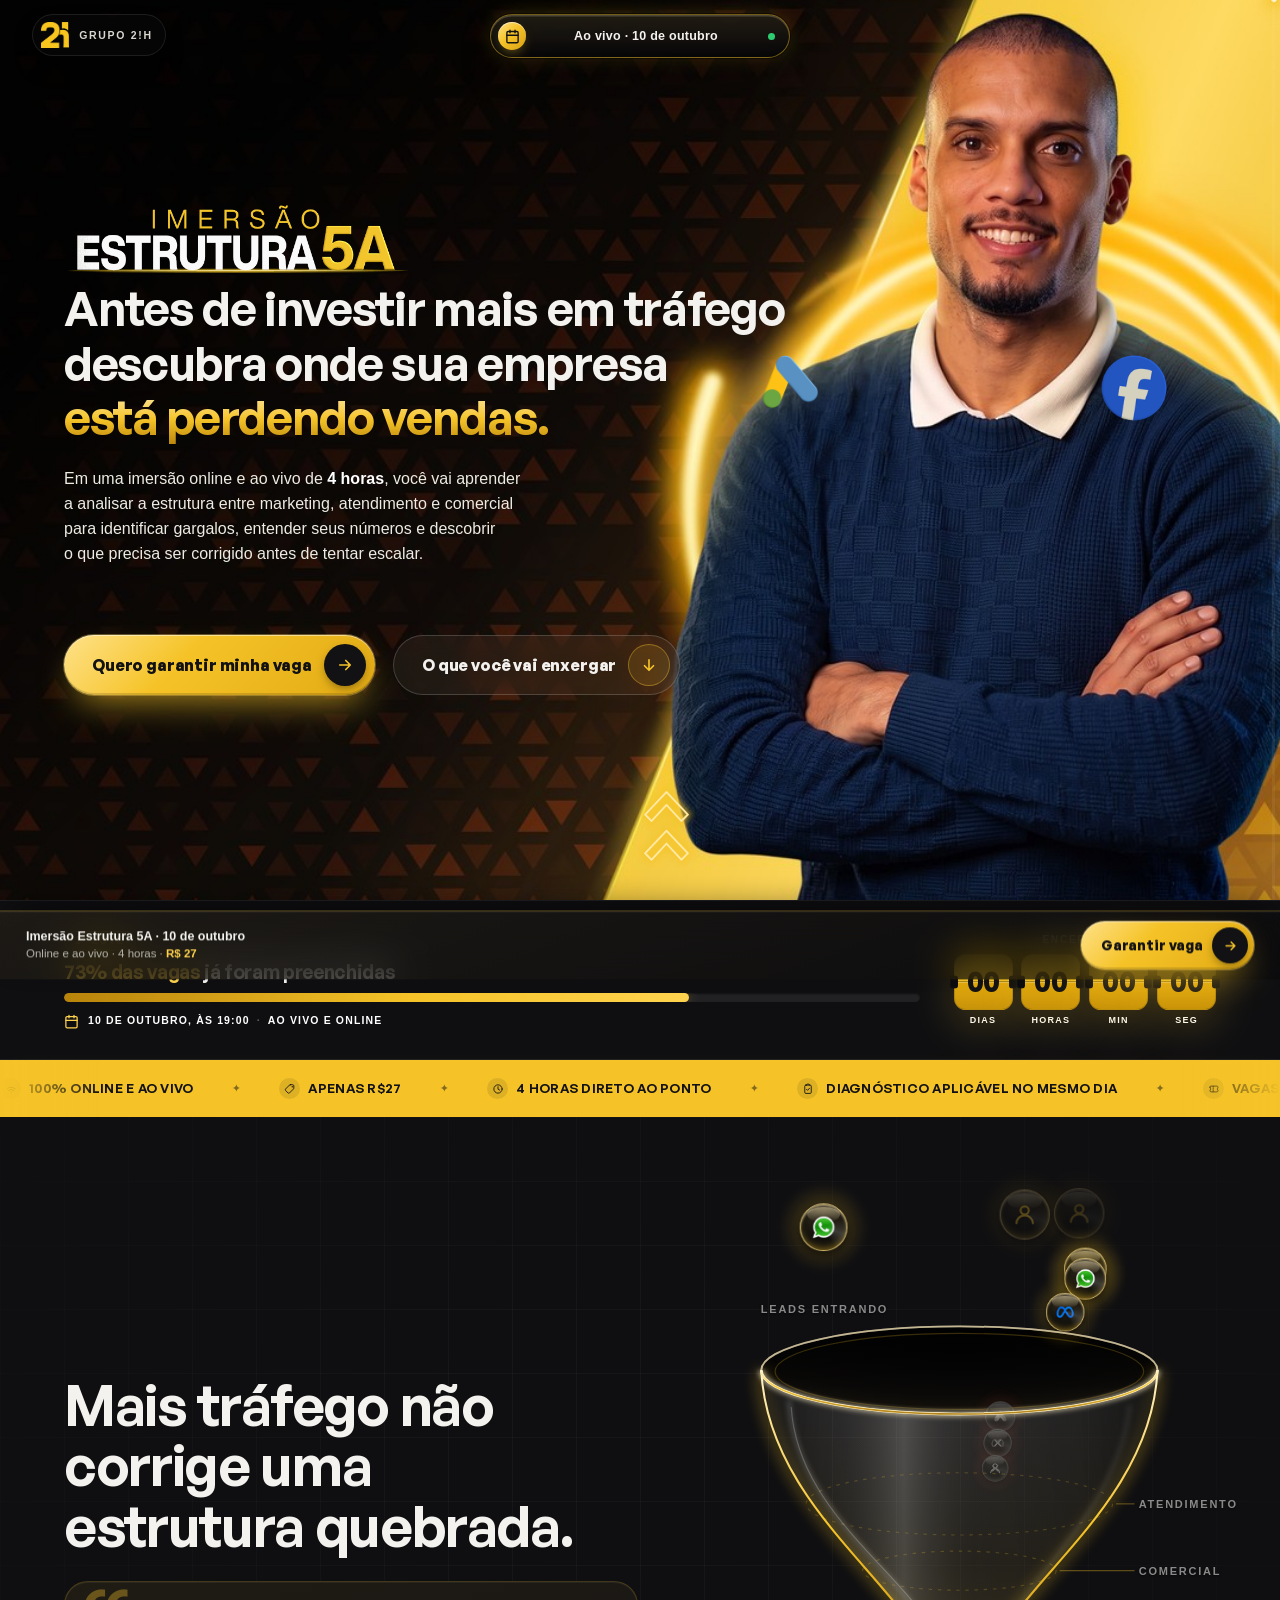
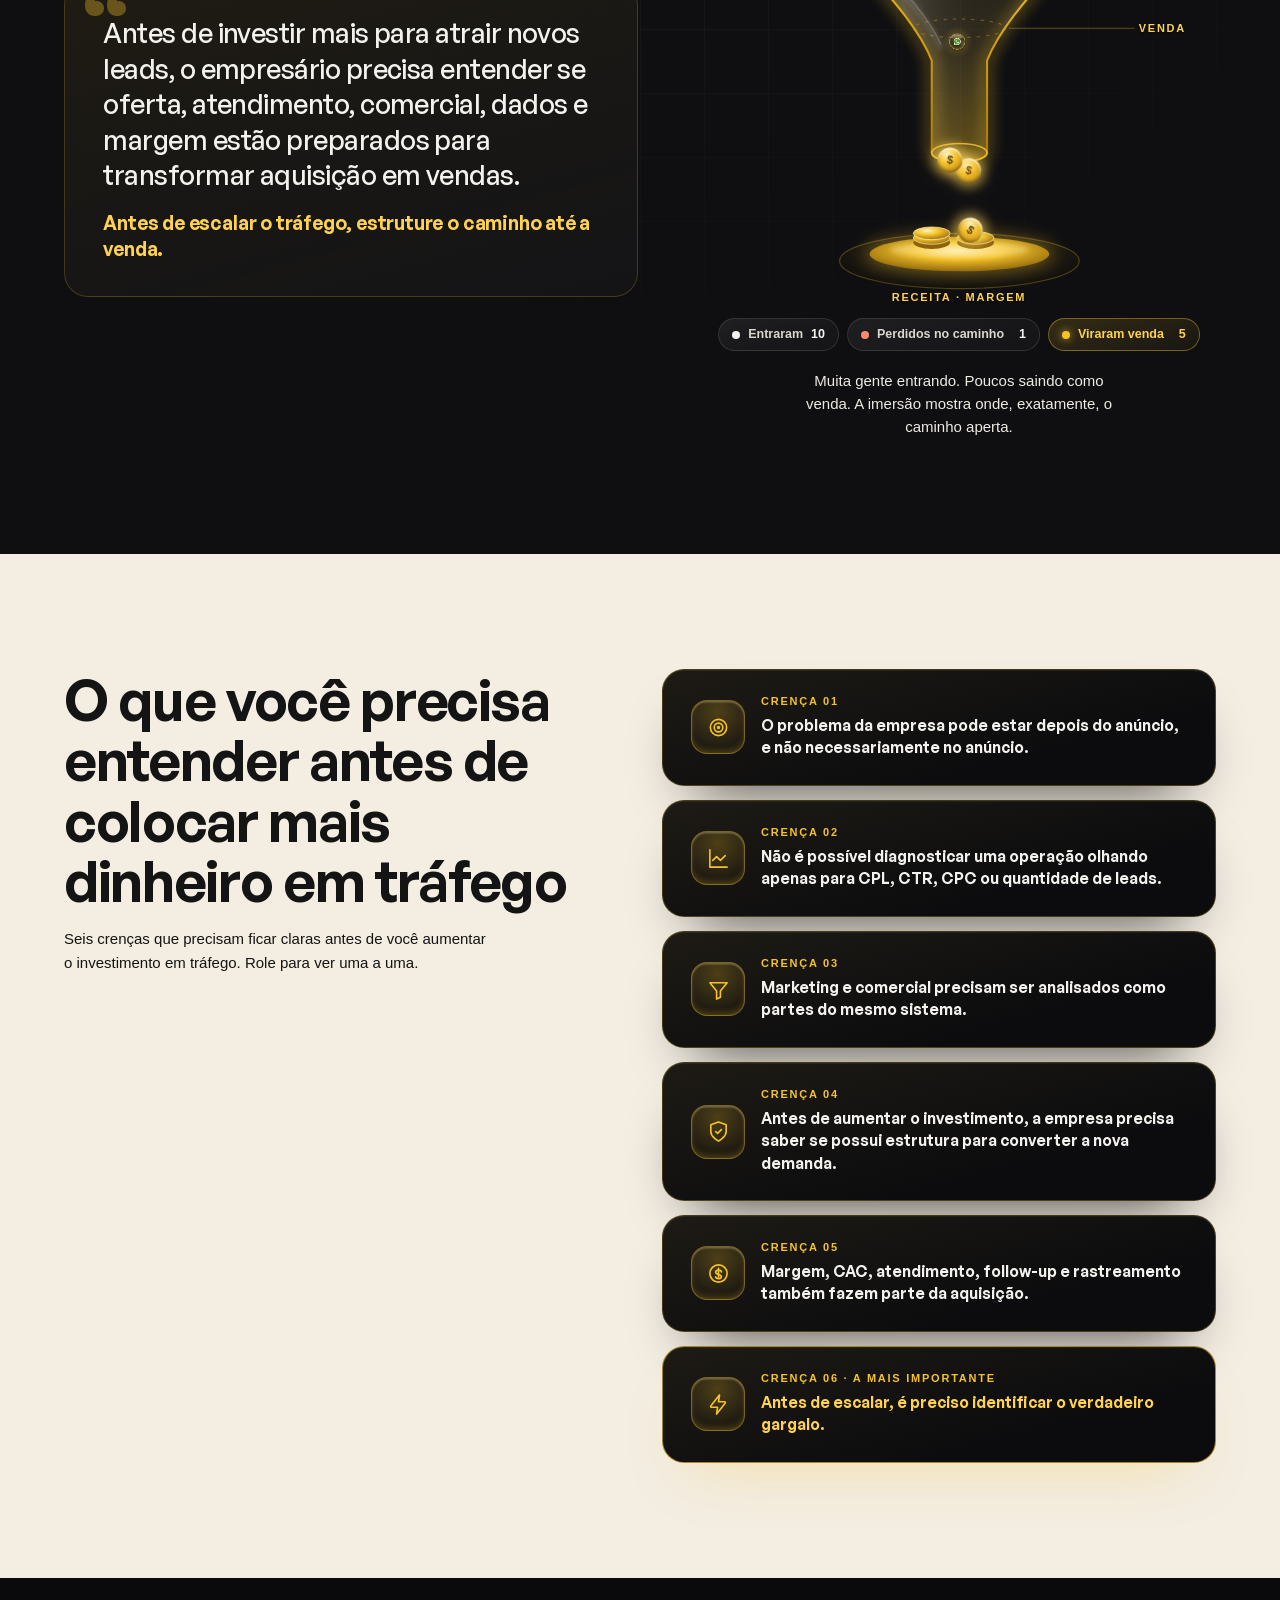
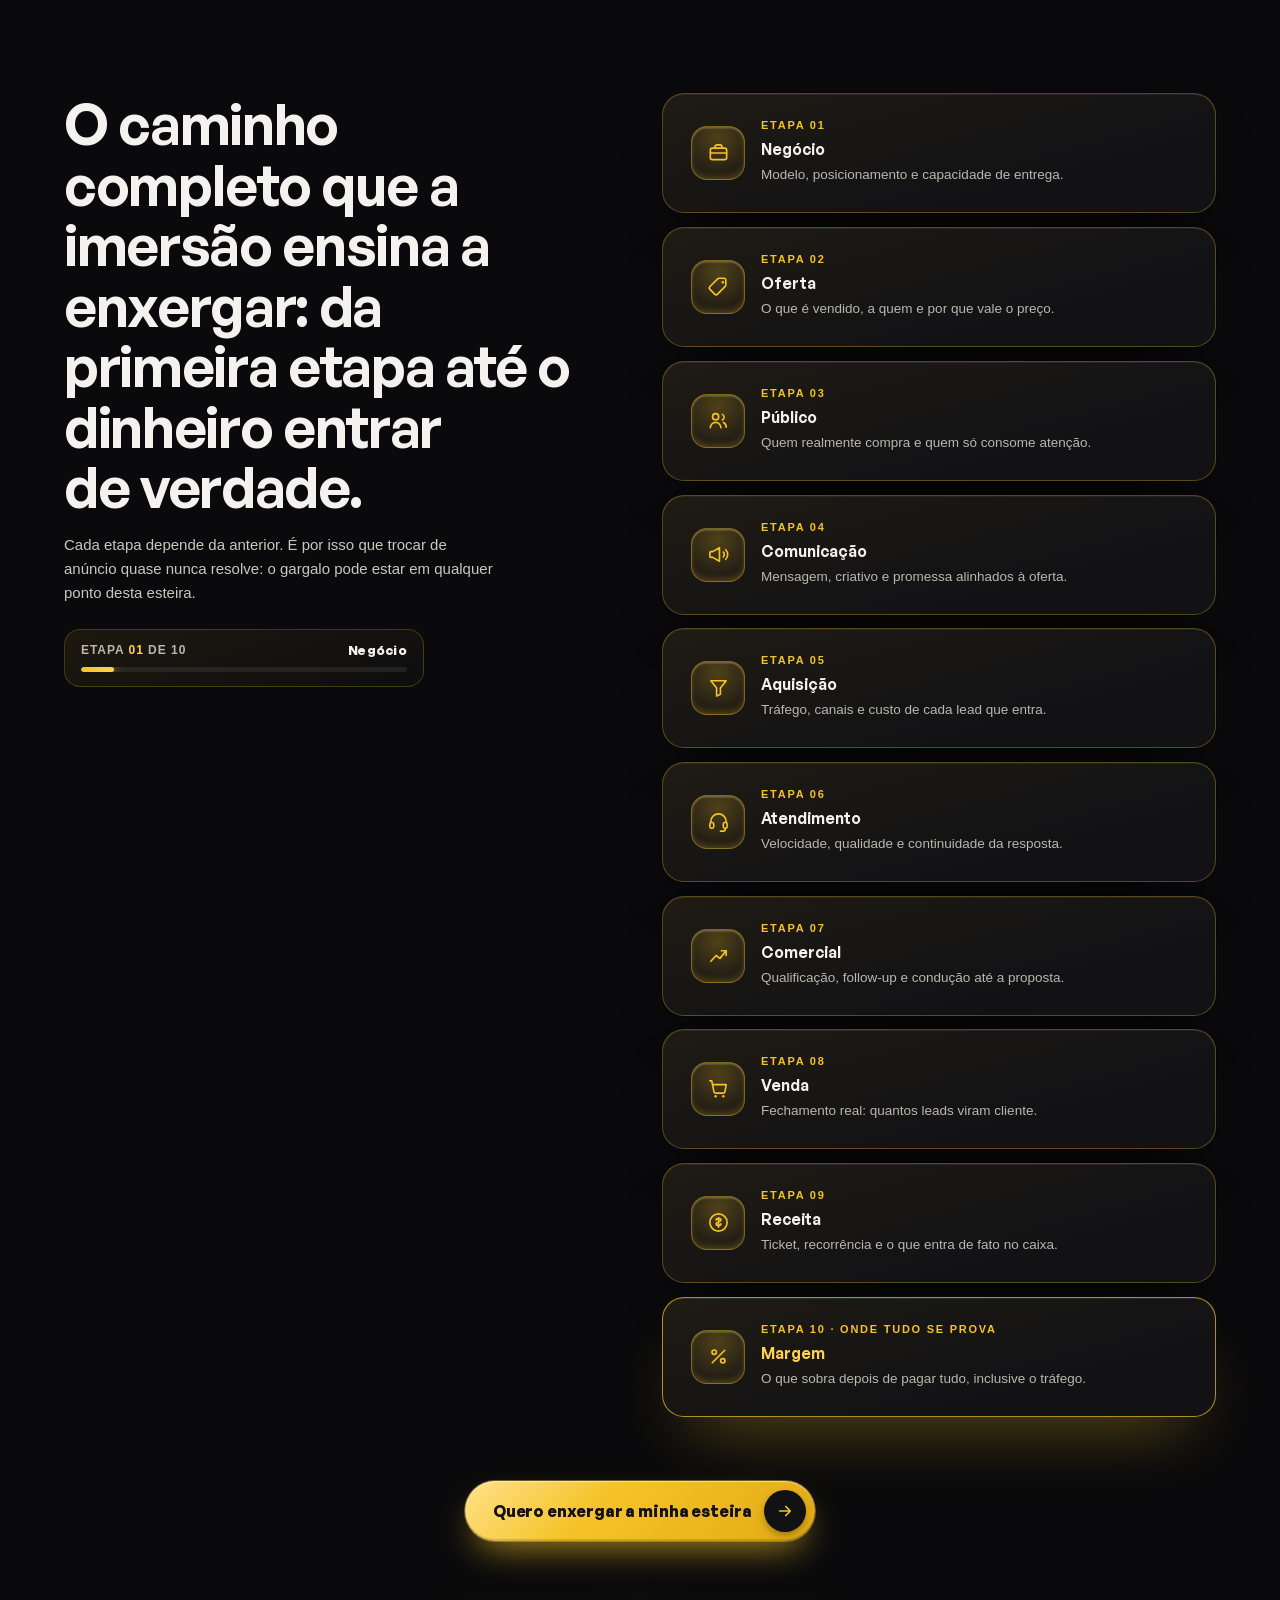
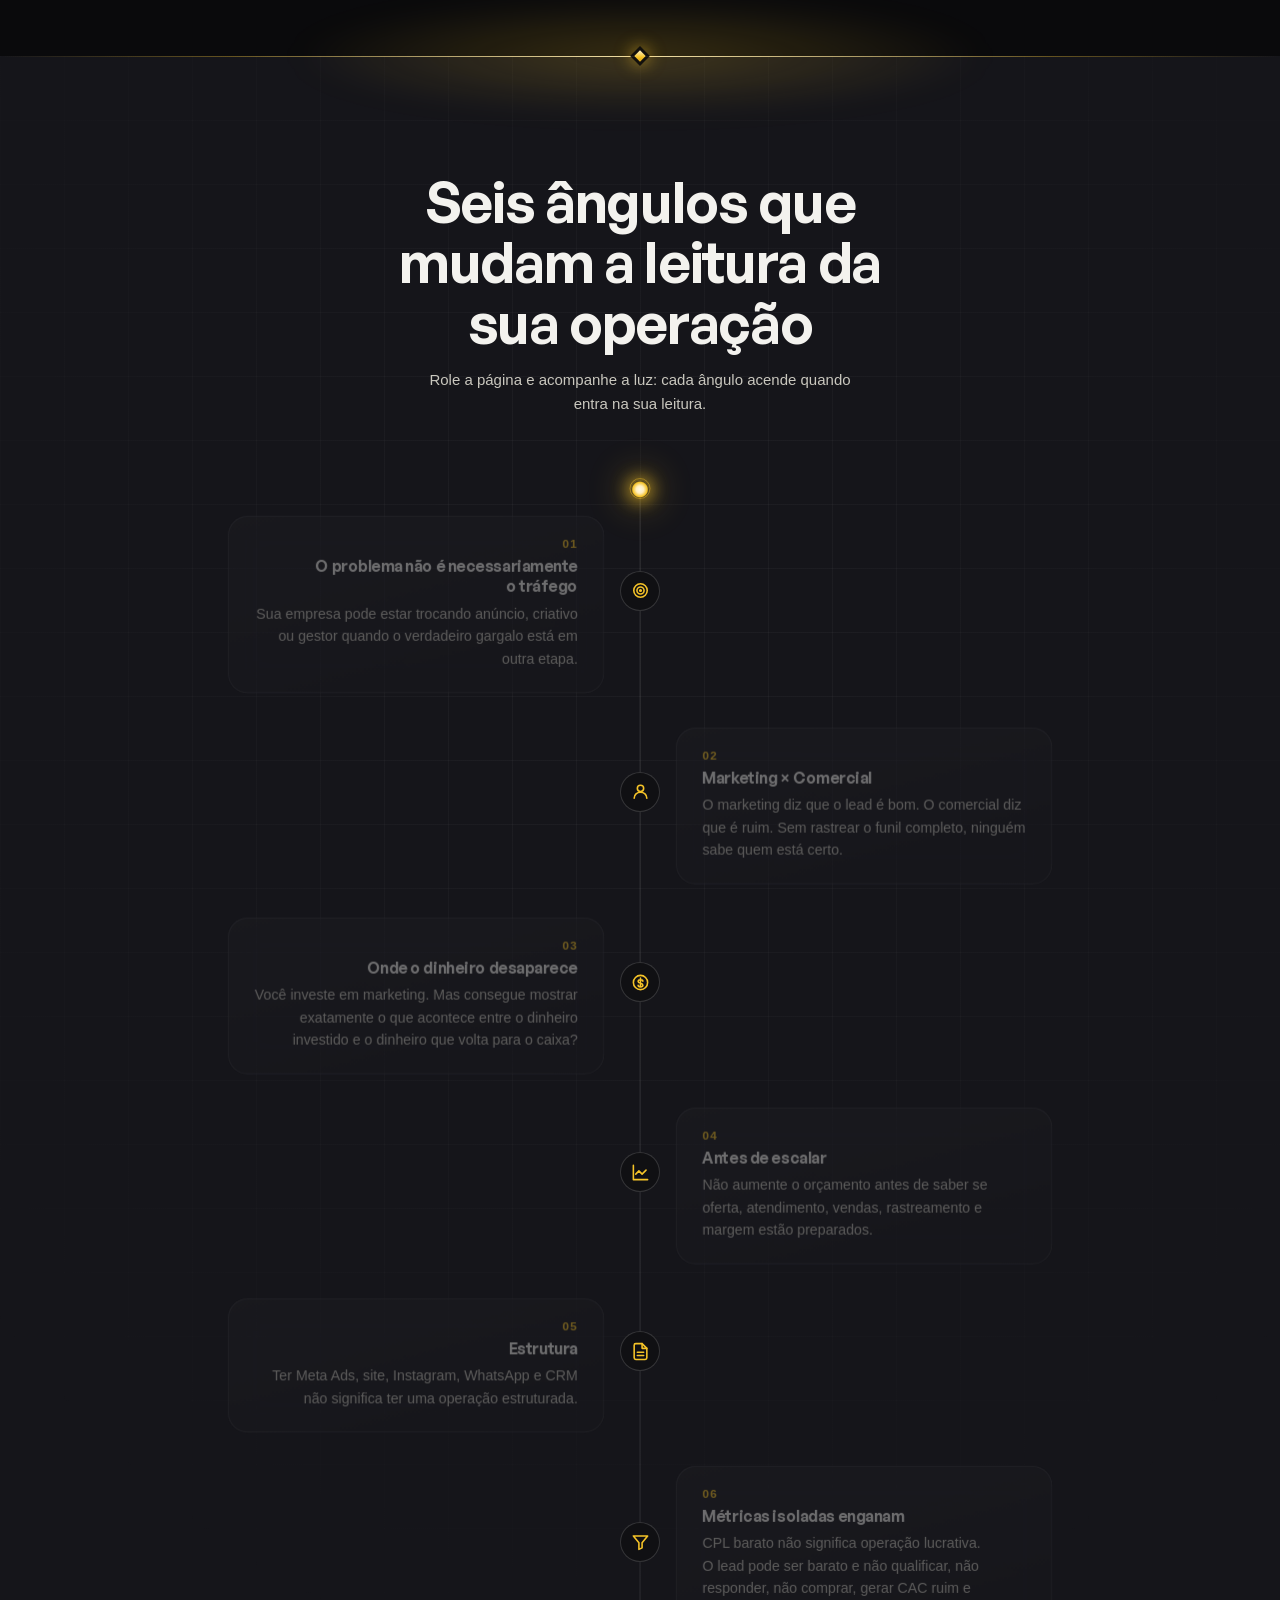
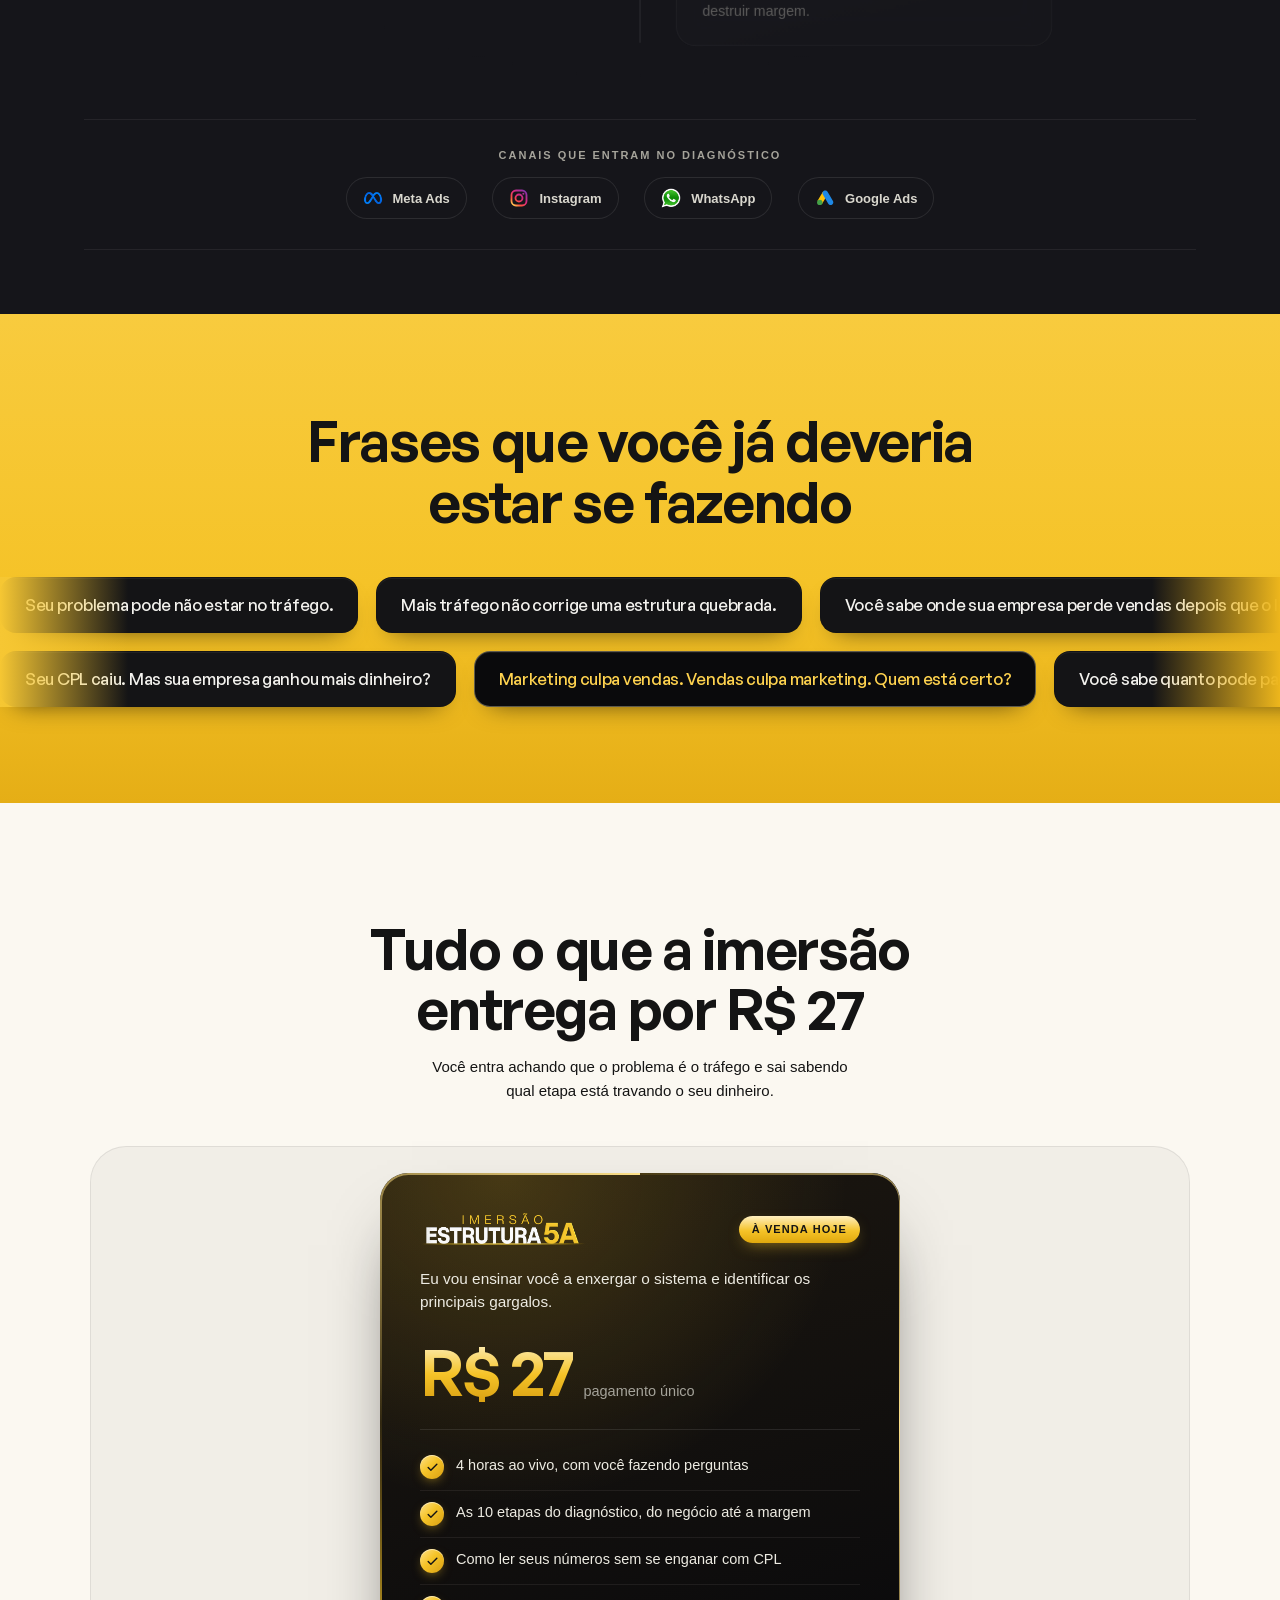
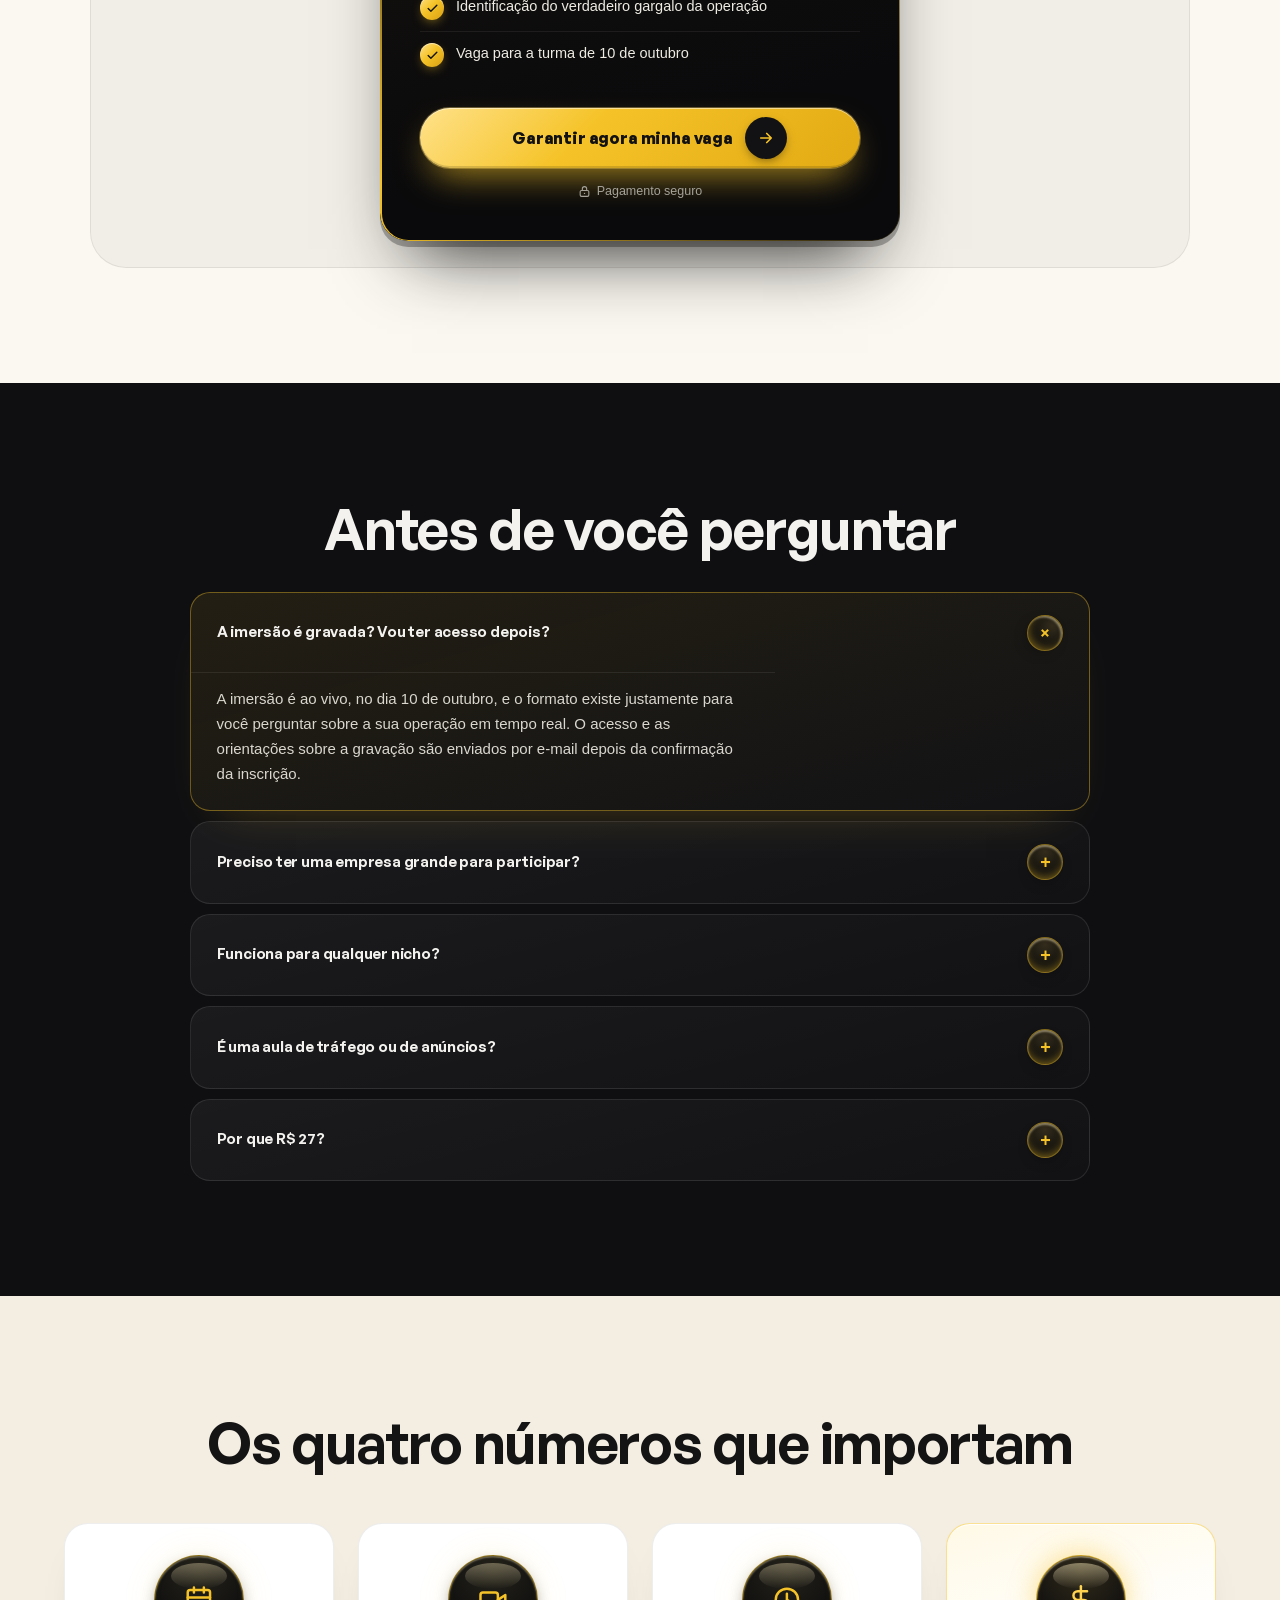
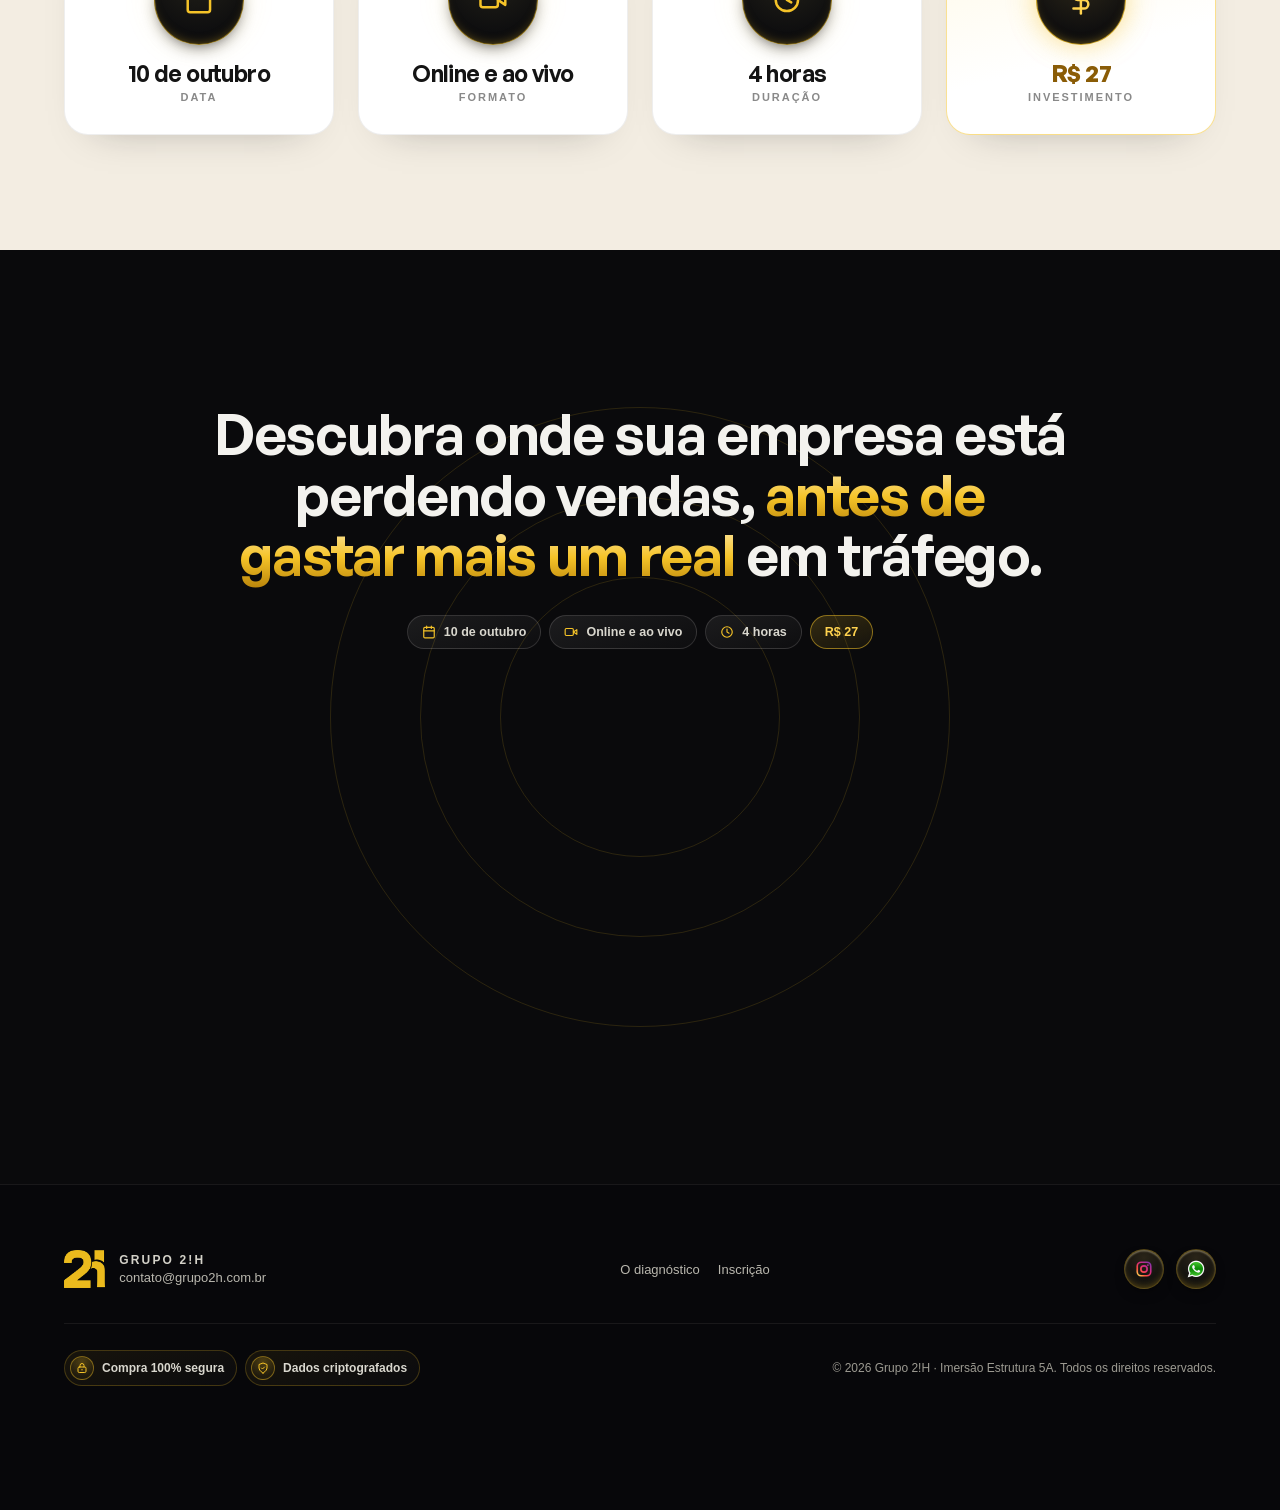
<file: index.html>
<!DOCTYPE html>
<html lang="pt-BR">
<head>
<meta charset="utf-8">
<meta name="viewport" content="width=device-width, initial-scale=1">
<!-- Google Tag Manager -->
<script>(function(w,d,s,l,i){w[l]=w[l]||[];w[l].push({'gtm.start':
new Date().getTime(),event:'gtm.js'});var f=d.getElementsByTagName(s)[0],
j=d.createElement(s),dl=l!='dataLayer'?'&l='+l:'';j.async=true;j.src=
'https://www.googletagmanager.com/gtm.js?id='+i+dl;f.parentNode.insertBefore(j,f);
})(window,document,'script','dataLayer','GTM-PDKH7XHJ');</script>
<!-- End Google Tag Manager -->
<title>Imersão Estrutura 5A · Grupo 2!H</title>
<meta name="description" content="Imersão online e ao vivo de 4 horas para descobrir onde sua empresa está perdendo vendas antes de investir mais em tráfego. 10 de outubro, por R$ 27.">
<meta name="theme-color" content="#0A0A0C">
<meta property="og:title" content="Imersão Estrutura 5A · Grupo 2!H">
<meta property="og:description" content="Antes de investir mais em tráfego, descubra onde sua empresa está perdendo vendas. Imersão online e ao vivo, 4 horas, 10 de outubro.">
<meta property="og:type" content="website">
<meta property="og:url" content="https://grupo2h.com.br/imersao5a/">
<meta property="og:image" content="https://grupo2h.com.br/imersao5a/assets/hero-creative-1366.jpg">
<link rel="icon" type="image/png" href="assets/favicon.png">
<link rel="preload" as="font" type="font/woff2" href="assets/fonts/general-sans-600.woff2" crossorigin>
<link rel="preload" as="font" type="font/woff2" href="assets/fonts/inter-var-latin.woff2" crossorigin>
<link rel="preload" as="image" href="assets/hero-creative-mobile-828.jpg" media="(max-width: 480px)" fetchpriority="high">
<link rel="preload" as="image" href="assets/hero-creative-mobile-1080.jpg" media="(min-width: 481px) and (max-width: 900px)" fetchpriority="high">
<link rel="preload" as="image" href="assets/hero-creative-1366.jpg" media="(min-width: 901px) and (max-width: 1400px)" fetchpriority="high">
<link rel="preload" as="image" href="assets/hero-creative-1920.jpg" media="(min-width: 1401px)" fetchpriority="high">
<style>
@font-face{font-family:'General Sans';font-style:normal;font-weight:400;font-display:swap;src:url(assets/fonts/general-sans-400.woff2) format('woff2')}
@font-face{font-family:'General Sans';font-style:normal;font-weight:500;font-display:swap;src:url(assets/fonts/general-sans-500.woff2) format('woff2')}
@font-face{font-family:'General Sans';font-style:normal;font-weight:600;font-display:swap;src:url(assets/fonts/general-sans-600.woff2) format('woff2')}
@font-face{font-family:'General Sans';font-style:normal;font-weight:700;font-display:swap;src:url(assets/fonts/general-sans-700.woff2) format('woff2')}
@font-face{font-family:'Inter';font-style:normal;font-weight:100 900;font-display:swap;src:url(assets/fonts/inter-var-latin.woff2) format('woff2');unicode-range:U+0100-02BA, U+02BD-02C5, U+02C7-02CC, U+02CE-02D7, U+02DD-02FF, U+0304, U+0308, U+0329, U+1D00-1DBF, U+1E00-1E9F, U+1EF2-1EFF, U+2020, U+20A0-20AB, U+20AD-20C0, U+2113, U+2C60-2C7F, U+A720-A7FF}
@font-face{font-family:'Inter';font-style:normal;font-weight:100 900;font-display:swap;src:url(assets/fonts/inter-var-latin-ext.woff2) format('woff2');unicode-range:U+0102-0103, U+0110-0111, U+0128-0129, U+0168-0169, U+01A0-01A1, U+01AF-01B0, U+0300-0301, U+0303-0304, U+0308-0309, U+0323, U+0329, U+1EA0-1EF9, U+20AB}
*{box-sizing:border-box}
html{scroll-behavior:smooth;scrollbar-width:none;background:#0A0A0C}
html::-webkit-scrollbar{display:none}
body{margin:0;background:#0A0A0C;color:#F3F2EE;font-family:Inter,system-ui,sans-serif;-webkit-font-smoothing:antialiased;overflow-x:clip}
h1,h2,h3,p,blockquote{margin:0}
a{color:#F5C328;text-decoration:none}
a:hover{color:#FFD34F}
::selection{background:rgba(245,195,40,.28)}
.page-scroll-rail{position:fixed;top:0;right:0;bottom:0;width:18px;z-index:39;pointer-events:none;touch-action:none;user-select:none}
body.rail-dragging{user-select:none;-webkit-user-select:none}
.page-scroll-track{position:absolute;top:0;bottom:0;right:5px;width:3px;background:rgba(243,242,238,.06);border-radius:3px;transition:width .2s var(--ease),right .2s var(--ease)}
@media (hover:hover) and (pointer:fine){.page-scroll-rail{pointer-events:auto;cursor:pointer}.page-scroll-rail:hover .page-scroll-track,.page-scroll-rail.dragging .page-scroll-track{width:5px;right:4px}.page-scroll-rail:hover .page-scroll-fill::after,.page-scroll-rail.dragging .page-scroll-fill::after{width:13px;height:13px;bottom:-6px}}
.page-scroll-fill{position:absolute;left:0;top:0;width:100%;height:0%;background:linear-gradient(180deg,#FFEFC0,#F5C328 45%,#B8830A);border-radius:3px;box-shadow:0 0 10px 2px rgba(245,195,40,.45),0 0 24px 6px rgba(245,195,40,.16)}
.page-scroll-fill::after{content:'';position:absolute;left:50%;bottom:-4px;width:9px;height:9px;transform:translateX(-50%);border-radius:50%;background:radial-gradient(circle,#FFF8E2,#FFEFC0 30%,#F5C328 60%,transparent 74%);box-shadow:0 0 12px 4px rgba(245,195,40,.7)}
@keyframes sheen{0%{transform:translateX(-130%)}55%{transform:translateX(130%)}100%{transform:translateX(130%)}}
@keyframes mqA{from{transform:translate3d(0,0,0)}to{transform:translate3d(-50%,0,0)}}
@keyframes mqB{from{transform:translate3d(-50%,0,0)}to{transform:translate3d(0,0,0)}}
@keyframes arc{from{transform:rotate(0)}to{transform:rotate(360deg)}}
@keyframes flow{0%{opacity:0;transform:translateY(0) scale(1)}12%{opacity:.5}50%{opacity:.42;transform:translateY(118px) scale(.7)}100%{opacity:0;transform:translateY(236px) scale(.115)}}
@keyframes breathe{0%,100%{opacity:.5}50%{opacity:.95}}
@keyframes online-pulse{0%{box-shadow:0 0 0 0 rgba(46,204,113,.6)}70%{box-shadow:0 0 0 8px rgba(46,204,113,0)}100%{box-shadow:0 0 0 0 rgba(46,204,113,0)}}
.online-dot{width:7px;height:7px;border-radius:99px;background:#2ECC71;flex:none;animation:online-pulse 1.8s cubic-bezier(.4,0,.6,1) infinite}
@keyframes hint{0%,100%{transform:translateX(0);opacity:.5}50%{transform:translateX(6px);opacity:1}}
@media (max-width:480px){
.hero-emph{white-space:normal!important}
}
.quote-br{display:none}
@media (max-width:760px){
.quote-br{display:block}
}
.hero-creative-bg{display:none}
.hero-mobile-creative{display:none}
.hero-h1{max-width:26ch}
.hero-sub{max-width:46ch}
.hero-br{display:none}
.hero-float-icon{display:none}
@keyframes float-bob{0%,100%{transform:translate(50%,-50%) translateY(0)}50%{transform:translate(50%,-50%) translateY(-9px)}}
@keyframes float-bob-l{0%,100%{transform:translate(-50%,-50%) translateY(0)}50%{transform:translate(-50%,-50%) translateY(-9px)}}
@media (min-width:901px){
.hero-creative-bg{display:block;position:absolute;inset:0;background-image:url(assets/hero-creative-1920.jpg);background-size:cover;background-repeat:no-repeat;background-position:center top;z-index:0;pointer-events:none}
.hero-h1{max-width:36ch}
.hero-sub{max-width:64ch}
.hero-br{display:block}
.hero-float-icon{display:block;position:absolute;z-index:1;pointer-events:none;animation:float-bob 4s ease-in-out infinite}
}
@media (max-width:900px){
.hero-capsule{top:8px!important}
.hero-sec{flex-direction:column;align-items:stretch!important;justify-content:flex-start!important;padding:0 0 clamp(36px,6vh,72px)!important}
.hero-mobile-creative{display:block;position:relative;width:100%;aspect-ratio:2/3;background-image:url(assets/hero-creative-mobile-828.jpg);background-size:cover;background-position:top center;flex:none;z-index:0;overflow:hidden}
.hero-mobile-creative::after{content:'';position:absolute;left:0;right:0;bottom:0;height:14%;background:linear-gradient(to bottom,rgba(10,10,12,0) 0%,rgba(10,10,12,.55) 55%,#0A0A0C 100%);pointer-events:none}
.hero-mobile-float-icon{display:block;position:absolute;z-index:1;pointer-events:none}
.hero-content-wrap{padding:0 clamp(18px,5vw,72px) 0;margin-top:-25%!important}
}
@media (max-width:760px){
[data-mobile-center]{align-items:center!important;text-align:center!important}
[data-mobile-row-center]{justify-content:center!important;align-items:center!important}
[data-mobile-quote]{border-left:none!important;padding-left:0!important;text-align:center!important}
[data-mobile-footer]{flex-direction:column!important;text-align:center!important}
}
/* ---- Cards empilhados no scroll (mesmo motor da secao "Atuacao" de referencia) ---- */
.stack-outer{display:flex;flex-wrap:wrap;align-items:stretch;gap:clamp(32px,5vw,70px)}
.stack-left-inner{position:sticky;top:clamp(96px,12vh,120px)}
.stack-cards{flex:1 1 360px;min-width:min(100%,300px);display:flex;flex-direction:column;gap:14px}
.stack-card{position:sticky;top:clamp(96px,12vh,120px);box-sizing:border-box;display:flex;align-items:center;gap:16px;padding:clamp(20px,2.4vw,26px) clamp(20px,2.6vw,28px);border-radius:16px;border:1px solid rgba(243,242,238,.12);background:linear-gradient(165deg,rgba(30,25,21,.92),rgba(16,16,19,.92));backdrop-filter:blur(20px) saturate(140%);-webkit-backdrop-filter:blur(20px) saturate(140%);box-shadow:0 20px 40px -26px rgba(0,0,0,.85);overflow:hidden}
.stack-card::before{content:'';position:absolute;top:0;left:0;right:0;height:3px;background:linear-gradient(90deg,#F3DFA3 0%,#F5C328 50%,#C9A25E 100%)}
.stack-card.is-hi{border-color:rgba(245,195,40,.4)}
.stack-ico{flex:0 0 auto;width:50px;height:50px;border-radius:14px;display:flex;align-items:center;justify-content:center;background:radial-gradient(circle at 50% 22%,rgba(245,195,40,.24),rgba(245,195,40,.05) 72%);border:1px solid rgba(245,195,40,.42);box-shadow:inset 0 1.5px 1.5px rgba(255,239,192,.28),inset 0 -4px 8px -4px rgba(245,195,40,.35);color:#F5C328}
.stack-ico svg{width:23px;height:23px;stroke-width:1.7;fill:none;stroke:currentColor;stroke-linecap:round;stroke-linejoin:round}
.stack-body{min-width:0;align-self:center}
.stack-text{margin:0;font:600 16px/1.45 'General Sans',Inter,system-ui;color:#F3F2EE}
@media (max-width:900px){.stack-left-inner{position:static}}
@media (max-width:760px){.stack-title{max-width:none!important}}
@media (prefers-reduced-motion:reduce){.online-dot{animation:none}}
/* ---- Linha do tempo iluminada no scroll (secao "Seis angulos") ---- */
.timeline{position:relative}
.tl-rail{position:absolute;left:50%;top:30px;bottom:30px;width:2px;transform:translateX(-50%);background:rgba(243,242,238,.05);border-radius:2px}
.tl-fill{position:absolute;left:0;top:0;width:100%;height:var(--tl,0%);background:linear-gradient(180deg,#FFEFC0,#F5C328 40%,#B8830A);box-shadow:0 0 10px 2px rgba(245,195,40,.45),0 0 26px 6px rgba(245,195,40,.16);border-radius:2px;transition:height .15s linear}
.tl-fill::before{content:'';position:absolute;left:50%;bottom:-9px;width:19px;height:19px;transform:translateX(-50%);border-radius:50%;border:1.5px solid rgba(245,195,40,.4);pointer-events:none;animation:tl-ring 2.6s cubic-bezier(.2,.65,.35,1) infinite}
.tl-fill::after{content:'';position:absolute;left:50%;bottom:-8px;width:17px;height:17px;transform:translateX(-50%);border-radius:50%;background:radial-gradient(circle,#FFF8E2,#FFEFC0 30%,#F5C328 60%,transparent 74%);box-shadow:0 0 16px 5px rgba(245,195,40,.55),0 0 36px 12px rgba(245,195,40,.2);animation:tl-pulse 2.6s ease-in-out infinite}
@keyframes tl-ring{0%{transform:translateX(-50%) scale(.55);opacity:.45}75%,100%{transform:translateX(-50%) scale(2.1);opacity:0}}
@keyframes tl-pulse{0%,100%{box-shadow:0 0 16px 5px rgba(245,195,40,.55),0 0 36px 12px rgba(245,195,40,.2)}50%{box-shadow:0 0 20px 6px rgba(245,195,40,.65),0 0 44px 15px rgba(245,195,40,.28)}}
.tl-step{position:relative;display:grid;grid-template-columns:1fr 64px 1fr;align-items:center;margin:30px 0}
.tl-node{grid-column:2;grid-row:1;justify-self:center;width:40px;height:40px;border-radius:999px;background:#101013;border:1px solid rgba(243,242,238,.16);position:relative;z-index:2;display:flex;align-items:center;justify-content:center;transition:border-color .45s ease,background .45s ease,box-shadow .45s ease}
.tl-step.lit .tl-node{border-color:rgba(245,195,40,.5);background:radial-gradient(circle at 50% 20%,#2a2418 0%,#141310 58%,#0a0a0c 100%);box-shadow:inset 0 1.5px 1.5px rgba(255,239,192,.3),inset 0 -4px 8px -4px rgba(245,195,40,.35),0 0 12px 2px rgba(245,195,40,.28)}
.tl-node::before{content:'';position:absolute;inset:-8px;border-radius:50%;border:1.5px solid rgba(245,195,40,0);transition:border-color .45s ease,box-shadow .45s ease}
.tl-step.lit .tl-node::before{border-color:rgba(245,195,40,.25);box-shadow:0 0 10px rgba(245,195,40,.22)}
.tl-card{grid-column:1;grid-row:1;text-align:right;padding:20px 24px;border-radius:18px;border:1px solid rgba(243,242,238,.1);background:linear-gradient(165deg,rgba(243,242,238,.055),rgba(243,242,238,.02));backdrop-filter:blur(18px) saturate(140%);opacity:.4;transform:translateY(14px) scale(.98);transition:opacity .5s ease,transform .5s ease,box-shadow .5s ease,border-color .5s ease}
.tl-step:nth-child(even) .tl-card{grid-column:3;text-align:left}
.tl-step.lit .tl-card{opacity:1;transform:none;border-color:rgba(245,195,40,.28);box-shadow:0 20px 44px -30px rgba(245,195,40,.18),inset 0 1px 0 rgba(255,255,255,.06)}
.tl-num{font:700 12px/1 Inter,sans-serif;letter-spacing:.1em;color:#F5C328;display:block;margin-bottom:6px}
@media (max-width:899px){
.tl-rail{left:calc(clamp(18px,5vw,72px) + 22px);top:22px;bottom:22px}
.tl-step{grid-template-columns:44px 1fr;gap:16px;margin:18px 0}
.tl-node{grid-column:1;width:44px;height:44px;background:#141416}
.tl-card,.tl-step:nth-child(even) .tl-card{grid-column:2;text-align:left}
}
@media (prefers-reduced-motion:reduce){.tl-card,.tl-node,.tl-node::before{transition:none}.tl-fill::before,.tl-fill::after{animation:none}}
/* ---- Botoes: mesmo motor/estilo de referencia (isolate + skew-sheen no hover) ---- */
.btn-chique{position:relative;overflow:hidden;isolation:isolate;transition:transform .25s ease,box-shadow .25s ease}
.btn-chique:hover{transform:translateY(-2px)}
.btn-chique:active{transform:translateY(-1px) scale(.97)}
.btn-chique::after{content:'';position:absolute;top:0;left:-90%;width:55%;height:100%;background:linear-gradient(115deg,transparent,rgba(255,255,255,.5),transparent);transform:skewX(-18deg);transition:left .9s cubic-bezier(.2,.7,.2,1);pointer-events:none;z-index:1}
.btn-chique:hover::after{left:150%}
.btn-chique:not(.btn-ghost)::before{content:'';position:absolute;inset:0;border-radius:inherit;background:linear-gradient(180deg,rgba(255,255,255,.3) 0%,rgba(255,255,255,0) 55%);pointer-events:none;z-index:1}
.btn-ghost{background:rgba(243,242,238,.05);color:#F3F2EE;border:1px solid rgba(243,242,238,.16);backdrop-filter:blur(12px) saturate(140%);-webkit-backdrop-filter:blur(12px) saturate(140%);box-shadow:0 8px 20px -12px rgba(0,0,0,.6),inset 0 1px 0 rgba(255,255,255,.05)}
.btn-ghost:hover{color:#F3F2EE;border-color:rgba(245,195,40,.45);background:rgba(245,195,40,.1);box-shadow:0 10px 26px -12px rgba(245,195,40,.3),inset 0 1px 0 rgba(255,255,255,.08)}
.btn-ghost::before{content:'';position:absolute;inset:0;border-radius:inherit;pointer-events:none;background:radial-gradient(120% 90% at 20% 0%,rgba(245,195,40,.12),transparent 55%)}
@media (prefers-reduced-motion:reduce){.btn-chique,.btn-chique::after{transition:none}}
.sec-h2{font:600 clamp(30px,4.4vw,56px)/1.08 'General Sans',Inter,system-ui;letter-spacing:-.024em;text-wrap:pretty}
.gh-pill{position:relative;display:inline-flex;align-items:center;gap:8px;padding:8px 16px;border-radius:999px;background:linear-gradient(160deg,rgba(243,242,238,.09),rgba(243,242,238,.02));border:1px solid rgba(243,242,238,.16);backdrop-filter:blur(14px) saturate(150%);-webkit-backdrop-filter:blur(14px) saturate(150%);box-shadow:inset 0 1px 0 rgba(255,255,255,.08)}
.gh-pill-dark{position:relative;display:inline-flex;align-items:center;gap:8px;padding:7px 14px;border-radius:999px;background:linear-gradient(160deg,rgba(20,20,20,.07),rgba(20,20,20,.02));border:1px solid rgba(20,20,20,.16);backdrop-filter:blur(10px) saturate(140%);-webkit-backdrop-filter:blur(10px) saturate(140%);box-shadow:inset 0 1px 0 rgba(255,255,255,.5)}
.cx-arrow{position:fixed;top:0;left:0;width:32px;height:32px;pointer-events:none;z-index:9999;opacity:0;filter:drop-shadow(0 2px 4px rgba(0,0,0,.45));transition:opacity .25s ease}
.cx-arrow-inner{transition:transform .16s cubic-bezier(.2,.8,.2,1)}
.cx-arrow.is-on{opacity:1}
@media (hover:hover) and (pointer:fine){*{cursor:none!important}}
@media (hover:none),(pointer:coarse),(prefers-reduced-motion:reduce){.cx-arrow{display:none!important}}
@media (prefers-reduced-motion:reduce){.stack-card{box-shadow:none}}
/* =====================================================================
   REDESIGN v2 — tokens, botoes, cards, secoes, funil, mobile
   ===================================================================== */
:root{--bg0:#0A0A0C;--bg1:#0F0F12;--bg2:#15151A;--cream:#F3EDE2;--cream2:#FBF8F1;--ink:#141414;--gold:#F5C328;--gold2:#FFD34F;--gold3:#B8830A;--ease:cubic-bezier(.22,.9,.3,1)}
.wrap{position:relative;max-width:1240px;margin:0 auto}
.sec-pad{padding:clamp(64px,9vw,128px) clamp(18px,5vw,72px)}
.sec-dark{background:var(--bg1);color:#F3F2EE}
.sec-dark-2{background:var(--bg2);color:#F3F2EE}
.sec-light{background:var(--cream);color:var(--ink)}
.sec-gold{background:linear-gradient(180deg,#F8CB3E 0%,#F5C328 55%,#E5AE16 100%);color:var(--ink)}
.sec-grid::before{content:'';position:absolute;inset:0;background-image:linear-gradient(rgba(243,242,238,.035) 1px,transparent 1px),linear-gradient(90deg,rgba(243,242,238,.035) 1px,transparent 1px);background-size:64px 64px;mask-image:radial-gradient(70% 60% at 50% 30%,#000 20%,transparent 100%);-webkit-mask-image:radial-gradient(70% 60% at 50% 30%,#000 20%,transparent 100%);pointer-events:none}
.sec-glow-top::after{display:none}
/* --- divisor de dobra: linha de luz + brilho + feixe --- */
.sec-divider{position:absolute;left:0;right:0;top:0;height:1px;z-index:3;pointer-events:none;background:linear-gradient(90deg,transparent 0%,rgba(245,195,40,.35) 18%,rgba(255,243,201,.95) 50%,rgba(245,195,40,.35) 82%,transparent 100%)}
.sec-divider::before{content:'';position:absolute;left:50%;top:50%;width:min(92vw,980px);height:160px;transform:translate(-50%,-50%);background:radial-gradient(50% 50% at 50% 50%,rgba(245,195,40,.2),rgba(245,195,40,.05) 55%,transparent 72%);filter:blur(14px)}
.sec-divider::after{content:'';position:absolute;left:50%;top:50%;width:8px;height:8px;transform:translate(-50%,-50%) rotate(45deg);background:linear-gradient(135deg,#FFF3C9,#F5C328 60%,#D9A012);box-shadow:0 0 0 3px rgba(10,10,12,.9),0 0 16px 4px rgba(245,195,40,.55)}
.sec-divider i{position:absolute;top:-1px;left:-18%;width:18%;height:3px;border-radius:3px;background:linear-gradient(90deg,transparent,#FFF8E2,transparent);filter:blur(.6px);opacity:0;animation:div-run 5s cubic-bezier(.45,0,.2,1) infinite}
@keyframes div-run{0%{left:-18%;opacity:0}12%{opacity:1}88%{opacity:1}100%{left:100%;opacity:0}}
@media (prefers-reduced-motion:reduce){.sec-divider i{animation:none}}
.orb{position:absolute;border-radius:50%;filter:blur(60px);pointer-events:none}
/* --- cabecalho de secao --- */
.sec-head{display:flex;flex-direction:column;gap:16px;align-items:flex-start}
.sec-head.center{align-items:center;text-align:center;margin-left:auto;margin-right:auto}
.eyebrow{display:inline-flex;align-items:center;gap:9px;padding:7px 14px 7px 8px;border-radius:999px;font:700 11px/1 Inter,sans-serif;letter-spacing:.14em;text-transform:uppercase;border:1px solid rgba(245,195,40,.35);background:linear-gradient(160deg,rgba(245,195,40,.14),rgba(245,195,40,.03));color:#FFD34F;box-shadow:inset 0 1px 0 rgba(255,239,192,.12)}
.eyebrow b{display:inline-flex;align-items:center;justify-content:center;min-width:22px;height:22px;padding:0 6px;border-radius:999px;background:linear-gradient(135deg,#FFDF7A,#F5C328 45%,#D9A012);color:#121215;font:800 10.5px/1 Inter,sans-serif;letter-spacing:.02em}
.on-light .eyebrow{border-color:rgba(20,20,20,.16);background:rgba(20,20,20,.05);color:#6B4A05;box-shadow:none}
.sec-sub{font:500 clamp(15px,1.15vw,18.5px)/1.6 Inter,sans-serif;color:#C9C7BE;max-width:52ch;text-wrap:pretty}
.on-light .sec-sub{color:#141414}
.h2-line{display:block;width:72px;height:3px;border-radius:3px;background:linear-gradient(90deg,#FFEFC0,#F5C328,#B8830A);transform:scaleX(0);transform-origin:left;transition:transform 1s var(--ease) .25s}
.center .h2-line{transform-origin:center}
.is-in .h2-line{transform:scaleX(1)}
/* --- botoes v2 --- */
.btn-v2{position:relative;display:inline-flex;align-items:center;justify-content:center;gap:12px;height:60px;padding:0 9px 0 28px;border-radius:999px;font:700 16px/1 'General Sans',Inter,system-ui;letter-spacing:-.01em;white-space:nowrap;text-decoration:none;isolation:isolate;overflow:hidden;box-sizing:border-box;transition:transform .32s var(--ease),box-shadow .32s var(--ease),background .3s var(--ease),border-color .3s}
.btn-v2 .btn-ic{flex:none;width:42px;height:42px;border-radius:50%;display:inline-flex;align-items:center;justify-content:center;transition:transform .4s var(--ease),background .3s}
.btn-v2 .btn-ic svg{width:18px;height:18px}
.btn-v2::after{content:'';position:absolute;top:0;left:-90%;width:55%;height:100%;background:linear-gradient(115deg,transparent,rgba(255,255,255,.55),transparent);transform:skewX(-18deg);transition:left .9s cubic-bezier(.2,.7,.2,1);pointer-events:none;z-index:1}
@media (hover:hover){.btn-v2:hover::after{left:150%}.btn-v2:hover{transform:translateY(-3px)}.btn-v2:hover .btn-ic{transform:translateX(4px)}}
.btn-v2:active{transform:translateY(-1px) scale(.98)}
.btn-gold{background:linear-gradient(135deg,#FFE28A 0%,#F5C328 38%,#E2AA14 100%);color:#121215;box-shadow:inset 0 1px 0 rgba(255,255,255,.5),inset 0 -2px 0 rgba(0,0,0,.14),0 16px 36px -12px rgba(245,195,40,.75),0 0 0 1px rgba(255,220,120,.35)}
.btn-gold .btn-ic{background:#121215;color:#F5C328;box-shadow:0 4px 12px -4px rgba(0,0,0,.6)}
.btn-gold:hover{color:#121215;box-shadow:inset 0 1px 0 rgba(255,255,255,.55),inset 0 -2px 0 rgba(0,0,0,.14),0 24px 50px -12px rgba(245,195,40,.9),0 0 0 1px rgba(255,220,120,.5)}
.btn-pulse{animation:btn-pulse 2.6s ease-out infinite}
@keyframes btn-pulse{0%{outline:2px solid rgba(245,195,40,.55);outline-offset:0}100%{outline:2px solid rgba(245,195,40,0);outline-offset:16px}}
.btn-ink{background:linear-gradient(180deg,#1E1D21,#0A0A0C);color:#FFD34F;border:1px solid rgba(245,195,40,.4);box-shadow:inset 0 1px 0 rgba(255,255,255,.08),0 16px 34px -14px rgba(0,0,0,.7)}
.btn-ink .btn-ic{background:linear-gradient(135deg,#FFE28A,#F5C328 45%,#E2AA14);color:#121215}
.btn-ink:hover{color:#FFE28A;border-color:rgba(245,195,40,.75);box-shadow:inset 0 1px 0 rgba(255,255,255,.1),0 24px 44px -14px rgba(245,195,40,.35)}
.btn-glass{background:rgba(243,242,238,.05);color:#F3F2EE;border:1px solid rgba(243,242,238,.18);backdrop-filter:blur(12px) saturate(140%);-webkit-backdrop-filter:blur(12px) saturate(140%)}
.btn-glass .btn-ic{background:rgba(245,195,40,.12);color:#F5C328;border:1px solid rgba(245,195,40,.4)}
.btn-glass:hover{color:#F3F2EE;border-color:rgba(245,195,40,.5);background:rgba(245,195,40,.09)}
.btn-sm{height:48px;padding:0 6px 0 20px;font-size:14px;gap:9px}
.btn-sm .btn-ic{width:36px;height:36px}
.btn-sm .btn-ic svg{width:15px;height:15px}
.btn-lg{height:66px;padding:0 10px 0 34px;font-size:17.5px}
.btn-lg .btn-ic{width:48px;height:48px}
.btn-lg .btn-ic svg{width:20px;height:20px}
@media (max-width:560px){.btn-v2{height:56px;font-size:15px;padding-left:22px}.btn-block-m{width:100%}.btn-lg{height:60px;font-size:16px}}
/* --- cards --- */
.card-v2{position:relative;border-radius:22px;border:1px solid rgba(243,242,238,.1);background:linear-gradient(165deg,rgba(255,255,255,.065),rgba(255,255,255,.015));box-shadow:0 26px 50px -32px rgba(0,0,0,.85),inset 0 1px 0 rgba(255,255,255,.06);transition:transform .45s var(--ease),border-color .45s var(--ease),box-shadow .45s var(--ease)}
@media (hover:hover){.card-v2:hover{transform:translateY(-4px);border-color:rgba(245,195,40,.42);box-shadow:0 34px 64px -30px rgba(245,195,40,.28),inset 0 1px 0 rgba(255,255,255,.1)}}
.spot{position:relative;overflow:hidden}
.spot>*{position:relative;z-index:1}
.spot::after{content:'';position:absolute;inset:0;border-radius:inherit;background:radial-gradient(260px circle at var(--mx,50%) var(--my,50%),rgba(245,195,40,.16),transparent 62%);opacity:0;transition:opacity .45s var(--ease);pointer-events:none;z-index:0}
@media (hover:hover){.spot:hover::after{opacity:1}}
.stack-card.spot{position:sticky}
.tilt{transform-style:preserve-3d;will-change:transform}
/* --- top logo --- */
.top-logo{position:fixed;top:14px;left:clamp(14px,3vw,32px);z-index:46;display:inline-flex;align-items:center;gap:10px;padding:7px 12px 7px 8px;border-radius:999px;border:1px solid rgba(243,242,238,.1);background:rgba(10,10,12,.55);backdrop-filter:blur(14px) saturate(150%);-webkit-backdrop-filter:blur(14px) saturate(150%);box-shadow:0 12px 30px -14px rgba(0,0,0,.8);transition:border-color .3s,transform .3s var(--ease)}
.top-logo img{height:26px;width:auto;display:block}
.top-logo span{font:700 10.5px/1 Inter,sans-serif;letter-spacing:.16em;color:#D9D7CE}
.top-logo:hover{border-color:rgba(245,195,40,.45);transform:translateY(-1px)}
@media (max-width:640px){.top-logo{top:12px;padding:6px 8px}.top-logo img{height:22px}.top-logo span{display:none}}
/* --- capsula central fixa --- */
.hero-capsule{position:fixed;top:14px;left:50%;transform:translateX(-50%);z-index:45;display:flex;align-items:center;gap:10px;width:300px;padding:7px 14px 7px 7px;border-radius:999px;border:1px solid rgba(245,195,40,.45);background:linear-gradient(180deg,rgba(34,30,20,.92) 0%,rgba(8,8,10,.9) 100%);backdrop-filter:blur(16px) saturate(160%);-webkit-backdrop-filter:blur(16px) saturate(160%);box-shadow:0 18px 40px -14px rgba(0,0,0,.9),0 0 0 1px rgba(0,0,0,.5),0 0 24px -6px rgba(245,195,40,.35),inset 0 1.5px 0 rgba(255,239,192,.2),inset 0 -8px 14px -10px rgba(0,0,0,.6);box-sizing:border-box;overflow:hidden;isolation:isolate}
.hero-capsule::after{content:'';position:absolute;top:0;left:-80%;width:50%;height:100%;background:linear-gradient(115deg,transparent,rgba(255,239,192,.16),transparent);transform:skewX(-18deg);animation:cap-sheen 6s cubic-bezier(.2,.7,.2,1) infinite;pointer-events:none}
@keyframes cap-sheen{0%,70%{left:-80%}100%{left:160%}}
.cap-inner{display:inline-flex;align-items:center;gap:10px;flex:1;min-width:0;transition:opacity .35s var(--ease),transform .35s var(--ease)}
.cap-ic{flex:none;width:28px;height:28px;border-radius:50%;display:inline-flex;align-items:center;justify-content:center;background:linear-gradient(135deg,#FFE28A,#F5C328 45%,#D9A012);color:#121215;box-shadow:inset 0 1px 0 rgba(255,255,255,.5),0 6px 14px -6px rgba(245,195,40,.7)}
.cap-ic svg{width:15px;height:15px}
.cap-txt{flex:1;min-width:0;text-align:center;font:600 12.5px/1.15 Inter,sans-serif;letter-spacing:.02em;color:#F3F2EE;white-space:nowrap;overflow:hidden;text-overflow:ellipsis}
.cap-inner.gold .cap-txt{color:#FFD34F;font-weight:800}
.cap-dot{flex:none;width:7px;height:7px;margin-left:2px}
@media (max-width:640px){.hero-capsule{top:12px;width:236px;padding:6px 12px 6px 6px;gap:8px}.cap-ic{width:26px;height:26px}.cap-txt{font-size:12px}}
@media (prefers-reduced-motion:reduce){.hero-capsule::after{animation:none}}
/* --- hero --- */
.hero-logo{display:block;width:clamp(300px,42vw,325px);height:auto;margin-bottom:clamp(-14px,-1.1vw,-6px)}
.offer-logo{display:block;width:clamp(124px,13vw,166px);height:auto}
@media (max-width:760px){.hero-logo{width:min(88%,325px);margin-left:auto;margin-right:auto}}
/* Hero no desktop: logo maior e o texto mais alto, com os botoes parados.
   Vem depois da regra base do .hero-logo porque a especificidade e a mesma.
   Tudo sob min-width:901px, entao mobile e tablet (<=900px) nao mudam.

   A coluna e centralizada na seccao, entao o topo dela sobe metade do que ela
   cresce e a base desce a outra metade. Crescendo a coluna em --hero-lift e
   subindo a coluna em metade disso, os botoes ficam parados e o texto sobe
   --hero-lift inteiro. A logo maior tambem cresce a coluna, o que empurraria os
   botoes para baixo, por isso --logo-extra desconta essa altura da folga dos
   botoes. O 5.1157 e a proporcao do arquivo da logo (619/121): se a arte trocar
   de proporcao, esse numero acompanha. O clamp(210px,21vw,290px) dentro do
   --logo-extra e a largura historica da logo, de quando os botoes foram
   posicionados; nao e mais a largura de nenhuma faixa, e um ponto de
   referencia fixo, entao nao troque por outro valor achando que desatualizou. */
@media (min-width:901px){
.hero-text-col{--hero-logo-w:clamp(300px,27vw,400px);--logo-extra:calc((var(--hero-logo-w) - clamp(210px,21vw,290px))/5.1157);--hero-lift:clamp(28px,6vh,72px);transform:translateY(calc(var(--hero-lift) * -.5))}
.hero-text-col .hero-logo{width:var(--hero-logo-w)}
.hero-cta-row{margin-top:calc(clamp(2px,.6vw,8px) + var(--hero-lift) - var(--logo-extra))!important}
}
.hero-eyebrow{display:inline-flex;align-items:center;gap:10px;padding:8px 16px 8px 10px;border-radius:999px;border:1px solid rgba(245,195,40,.35);background:linear-gradient(160deg,rgba(245,195,40,.14),rgba(10,10,12,.3));backdrop-filter:blur(10px);-webkit-backdrop-filter:blur(10px);font:600 12px/1 Inter,sans-serif;letter-spacing:.06em;text-transform:uppercase;color:#F3F2EE}
.hero-eyebrow .live{display:inline-flex;align-items:center;gap:6px;padding:4px 9px;border-radius:999px;background:rgba(46,204,113,.14);color:#7FE3A6;border:1px solid rgba(46,204,113,.35);font-weight:700;letter-spacing:.08em}
.hero-trust{display:flex;flex-wrap:wrap;align-items:center;gap:10px 18px;font:500 13px/1.4 Inter,sans-serif;color:#CFCDC4}
.hero-trust span{display:inline-flex;align-items:center;gap:7px}
.hero-trust svg{width:15px;height:15px;color:#F5C328;flex:none}
@media (max-width:760px){.hero-trust{justify-content:center}}
.hero-scroll-cue{position:absolute;left:clamp(18px,5vw,72px);bottom:22px;display:none;flex-direction:column;align-items:center;gap:6px;color:#A5A39A;font:600 10.5px/1 Inter,sans-serif;letter-spacing:.2em;text-transform:uppercase;z-index:2}
.hero-scroll-cue i{width:22px;height:34px;border-radius:12px;border:1.5px solid rgba(243,242,238,.28);position:relative}
.hero-scroll-cue i::after{content:'';position:absolute;left:50%;top:6px;width:3px;height:7px;border-radius:2px;background:#F5C328;transform:translateX(-50%);animation:cue 1.8s var(--ease) infinite}
@keyframes cue{0%{opacity:0;transform:translate(-50%,0)}30%{opacity:1}100%{opacity:0;transform:translate(-50%,12px)}}
@media (min-width:901px){.hero-scroll-cue{display:flex}}
/* --- cronometro (split-flap) --- */
.cdown{display:flex;flex-direction:column;align-items:center;gap:clamp(14px,1.8vw,22px);width:100%}
.cdown-title{font:600 clamp(19px,2.3vw,32px)/1.18 'General Sans',Inter,system-ui;letter-spacing:-.022em;color:#F3F2EE;text-align:center;text-wrap:pretty}
.cdown-grid{display:flex;align-items:flex-start;justify-content:center;gap:clamp(8px,1.1vw,16px);--fc-w:clamp(70px,8.4vw,124px);--fc-h:clamp(70px,8.2vw,106px);--fc-f:clamp(30px,4.3vw,58px);--fc-r:clamp(14px,1.4vw,20px)}
.cdown-unit{display:flex;flex-direction:column;align-items:center;gap:clamp(7px,.85vw,11px)}
.cdown-box{position:relative;width:var(--fc-w);height:var(--fc-h);perspective:340px;filter:drop-shadow(0 18px 24px rgba(0,0,0,.6))}
.cdown-box::before,.cdown-box::after{content:'';position:absolute;top:50%;width:6px;height:11px;border-radius:3px;background:#0A0A0C;border:1px solid rgba(243,242,238,.07);transform:translateY(-50%);z-index:6}
.cdown-box::before{left:-4px}
.cdown-box::after{right:-4px}
.fc-h{position:absolute;left:0;right:0;height:50%;overflow:hidden;border:1px solid rgba(243,242,238,.07);backface-visibility:hidden;-webkit-backface-visibility:hidden}
.fc-h b{position:absolute;left:0;right:0;height:200%;display:flex;align-items:center;justify-content:center;font:700 var(--fc-f)/1 'General Sans',Inter,system-ui;letter-spacing:-.02em;color:#F3F2EE;font-variant-numeric:tabular-nums;font-feature-settings:"tnum" 1}
.fc-t{top:0;border-bottom:none;border-radius:var(--fc-r) var(--fc-r) 0 0;background:linear-gradient(180deg,#26262C,#1B1B21);box-shadow:inset 0 -1px 0 rgba(0,0,0,.65)}
.fc-t b{top:0}
.fc-b{bottom:0;border-top:none;border-radius:0 0 var(--fc-r) var(--fc-r);background:linear-gradient(180deg,#17171C,#101014);box-shadow:inset 0 1px 0 rgba(255,255,255,.05)}
.fc-b b{bottom:0}
.fc-a,.fc-c{display:none;z-index:4}
.fc-a{transform-origin:bottom}
.fc-c{transform-origin:top}
.fc-a::after,.fc-c::after{content:'';position:absolute;inset:0;pointer-events:none}
.cdown-box.virando .fc-a{display:block;animation:fc-cai .3s cubic-bezier(.45,0,.85,.45) forwards}
.cdown-box.virando .fc-c{display:block;animation:fc-sobe .3s cubic-bezier(.2,.62,.55,1) .3s both}
.cdown-box.virando .fc-a::after{animation:fc-sombra-cai .3s ease-in forwards}
.cdown-box.virando .fc-c::after{animation:fc-sombra-sobe .3s ease-out .3s both}
@keyframes fc-cai{from{transform:rotateX(0)}to{transform:rotateX(-90deg)}}
@keyframes fc-sobe{from{transform:rotateX(90deg)}to{transform:rotateX(0)}}
@keyframes fc-sombra-cai{from{background:rgba(0,0,0,0)}to{background:rgba(0,0,0,.5)}}
@keyframes fc-sombra-sobe{from{background:rgba(0,0,0,.6)}to{background:rgba(0,0,0,0)}}
.cdown-lbl{font:600 clamp(9px,.78vw,11px)/1 Inter,sans-serif;letter-spacing:.2em;text-transform:uppercase;color:#8B8A85}
@media (prefers-reduced-motion:reduce){.cdown-box.virando .fc-a,.cdown-box.virando .fc-c{display:none}}
@media (max-width:420px){
.cdown-grid{gap:6px;--fc-w:clamp(56px,16vw,72px);--fc-h:clamp(54px,15vw,70px);--fc-f:clamp(24px,7vw,32px);--fc-r:12px}
.lote .cdown-grid{--fc-w:clamp(50px,14vw,64px);--fc-h:clamp(48px,13vw,60px);--fc-f:clamp(21px,6vw,28px)}
}
/* --- popup de captura (lead) --- */
.lead{position:fixed;inset:0;z-index:120;display:flex;align-items:center;justify-content:center;padding:clamp(14px,3vw,28px)}
.lead[hidden],.lead [hidden]{display:none!important}
.lead-bg{position:absolute;inset:0;background:rgba(6,6,8,.76);backdrop-filter:blur(7px);-webkit-backdrop-filter:blur(7px);opacity:0;transition:opacity .28s var(--ease)}
.lead-card{position:relative;width:100%;max-width:436px;max-height:calc(100dvh - 28px);overflow-y:auto;padding:clamp(22px,3vw,32px) clamp(20px,2.8vw,30px) clamp(20px,2.6vw,26px);border-radius:24px;border:1px solid rgba(245,195,40,.22);background:linear-gradient(170deg,#17171C,#0E0E11 62%);box-shadow:0 40px 90px -40px rgba(0,0,0,.95),inset 0 1px 0 rgba(255,255,255,.05);opacity:0;transform:translateY(16px) scale(.97);transition:opacity .3s var(--ease),transform .3s var(--ease)}
.lead.aberto .lead-bg{opacity:1}
.lead.aberto .lead-card{opacity:1;transform:none}
.lead-x{position:absolute;top:12px;right:12px;width:34px;height:34px;display:inline-flex;align-items:center;justify-content:center;border-radius:999px;border:1px solid rgba(243,242,238,.12);background:rgba(243,242,238,.05);color:#C9C7BE;cursor:pointer;transition:color .2s,border-color .2s}
.lead-x:hover{color:#F3F2EE;border-color:rgba(245,195,40,.4)}
.lead-x svg{width:15px;height:15px}
.lead-logo{display:block;width:142px;height:auto;margin-bottom:16px}
.lead-title{font:600 clamp(21px,2.3vw,26px)/1.2 'General Sans',Inter,system-ui;letter-spacing:-.022em;color:#F3F2EE}
.lead-sub{margin-top:7px;font:500 13.5px/1.55 Inter,sans-serif;color:#B9B7AE;text-wrap:pretty}
.lead-form{display:flex;flex-direction:column;gap:12px;margin-top:20px}
.lead-field{display:flex;flex-direction:column;gap:6px}
.lead-field span{font:600 11px/1 Inter,sans-serif;letter-spacing:.09em;text-transform:uppercase;color:#8B8A85}
.lead-field input{width:100%;height:50px;padding:0 15px;border-radius:13px;border:1px solid rgba(243,242,238,.13);background:rgba(243,242,238,.04);color:#F3F2EE;font:500 15px/1 Inter,sans-serif;transition:border-color .2s,background .2s}
.lead-field input::placeholder{color:#6E6D69}
.lead-field input:focus{outline:none;border-color:rgba(245,195,40,.55);background:rgba(245,195,40,.06)}
.lead-field input.ruim{border-color:rgba(232,90,90,.65)}
.lead-erro{font:500 12.5px/1.45 Inter,sans-serif;color:#F09B9B}
.lead-nota{margin-top:2px;font:500 11.5px/1.5 Inter,sans-serif;color:#7E7D78;text-align:center}
.lead-form button[type=submit][disabled]{opacity:.65;pointer-events:none}
@media (max-width:420px){.lead-card{border-radius:20px}.lead-field input{height:48px}}
/* plaquinhas douradas, número preto */
.cdown-grid.dourado .fc-h{border-color:rgba(20,20,20,.18)}
.cdown-grid.dourado .fc-t{background:linear-gradient(180deg,#FFD84F,#F3C01F);box-shadow:inset 0 -1px 0 rgba(0,0,0,.3)}
.cdown-grid.dourado .fc-b{background:linear-gradient(180deg,#E2AA0D,#C9930A);box-shadow:inset 0 1px 0 rgba(255,255,255,.24)}
.cdown-grid.dourado .fc-h b{color:#121215}
.cdown-grid.dourado .cdown-box{filter:drop-shadow(0 14px 22px rgba(245,195,40,.22))}
.cdown-grid.dourado .cdown-box::before,.cdown-grid.dourado .cdown-box::after{background:#0C0C0F;border-color:rgba(20,20,20,.45)}
.cdown-grid.dourado .cdown-lbl{color:#FFFFFF}
/* --- faixa de lote (cronometro compacto + vagas) --- */
.lote{position:relative;padding:clamp(20px,2.6vw,30px) clamp(18px,5vw,72px);background:#0F0F12;border-top:1px solid rgba(243,242,238,.07);border-bottom:1px solid rgba(243,242,238,.07)}
.lote-wrap{max-width:1240px;margin:0 auto;display:flex;flex-wrap:wrap;align-items:center;justify-content:space-between;gap:clamp(18px,2.6vw,42px)}
.lote-esq{flex:1 1 300px;min-width:min(100%,280px);display:flex;flex-direction:column;gap:9px}
.lote-tag{padding:4px 10px;border-radius:999px;border:1px solid rgba(245,195,40,.34);background:rgba(245,195,40,.1);font:700 10px/1 Inter,sans-serif;letter-spacing:.16em;text-transform:uppercase;color:#FFD34F}
.lote-tag-d{align-self:flex-start}
.lote-tag-m{display:none}
.lote-tit{font:600 clamp(16px,1.5vw,21px)/1.25 'General Sans',Inter,system-ui;letter-spacing:-.018em;color:#F3F2EE}
.lote-tit b{color:#FFD34F;font-weight:600}
.lote-data{display:flex;align-items:center;gap:9px;margin-top:3px;font:700 clamp(10px,.82vw,11.5px)/1.4 Inter,sans-serif;letter-spacing:.11em;text-transform:uppercase;color:#FFFFFF}
.lote-data svg{flex:none;width:15px;height:15px;color:#FFD34F}
.lote-data i{margin:0 7px;color:rgba(255,255,255,.34);font-style:normal}
.lote-barra{position:relative;height:9px;border-radius:999px;background:rgba(243,242,238,.08);overflow:hidden;box-shadow:inset 0 1px 2px rgba(0,0,0,.5)}
.lote-barra i{display:block;height:100%;width:0;border-radius:999px;background:linear-gradient(90deg,#B8830A,#F5C328 55%,#FFD34F);box-shadow:0 0 14px -2px rgba(245,195,40,.75);transition:width 1.2s var(--ease) .15s}
.lote.is-in .lote-barra i{width:var(--vagas)}
.lote-dir{flex:0 0 auto;display:flex;flex-direction:column;align-items:center;gap:9px}
.lote-lbl{font:700 10px/1 Inter,sans-serif;letter-spacing:.18em;text-transform:uppercase;color:#FFFFFF}
.lote .cdown-grid{gap:clamp(6px,.7vw,10px);--fc-w:clamp(54px,4.6vw,68px);--fc-h:clamp(52px,4.4vw,64px);--fc-f:clamp(22px,2.2vw,31px);--fc-r:clamp(11px,.9vw,14px)}
.lote .cdown-lbl{font-size:9px;letter-spacing:.14em}
.lote .cdown-unit{gap:6px}
@media (max-width:760px){
.lote-wrap{flex-direction:column-reverse;align-items:center;text-align:center}
.lote-esq{flex:0 0 auto;width:100%;align-items:center}
.lote-tag-d{display:none}
.lote-tag-m{display:inline-flex}
.lote-barra{width:100%}
.lote-data{display:block;text-align:center}
.lote-data svg{display:inline-block;vertical-align:-3px;margin-right:8px}
}
@media (prefers-reduced-motion:reduce){.lote-barra i{transition:none}}
/* --- faixa marquee --- */
.marquee-pause:hover>div{animation-play-state:paused}
/* --- funil v2 --- */
.funnel-wrap{position:relative;width:100%;display:flex;flex-direction:column;align-items:center;gap:18px}
.funnel-stage{position:relative;width:min(100%,clamp(260px,36vw,520px));aspect-ratio:400/580;cursor:default;user-select:none;-webkit-user-select:none}
.funnel-stage svg{position:absolute;inset:0;width:100%;height:100%;overflow:visible}
.funnel-label{font:600 11px/1 Inter,sans-serif;letter-spacing:.16em;text-transform:uppercase;fill:rgba(243,242,238,.5)}
.funnel-label.hi{fill:#FFD34F}
.fn-lab{position:absolute;transform:translateY(-50%);font:600 11px/1 Inter,sans-serif;letter-spacing:.16em;text-transform:uppercase;color:rgba(243,242,238,.55);white-space:nowrap;z-index:4;pointer-events:none;text-shadow:0 1px 2px rgba(0,0,0,.6)}
.fn-lab.hi{color:#FFD34F}
@media (max-width:640px){.funnel-stage{width:72%;align-self:center}.fn-lab{font-size:9.5px;letter-spacing:.12em}.fn-lab[style*="left:89%"]{left:88%!important}}
.seal{position:absolute;top:0;left:0;width:46px;height:46px;opacity:0;z-index:2;will-change:transform,opacity;pointer-events:none}
.seal-glow{position:absolute;inset:-46%;border-radius:50%;background:radial-gradient(circle,rgba(245,195,40,.42) 0%,rgba(245,195,40,.14) 42%,rgba(245,195,40,0) 70%);filter:blur(6px);transition:background .4s}
.seal-body{position:absolute;inset:0;border-radius:50%;border:1.5px solid rgba(255,225,140,.85);background:radial-gradient(circle at 50% 22%,#3a3120 0%,#17150f 55%,#08080a 100%);display:flex;align-items:center;justify-content:center;box-shadow:inset 0 2px 2px rgba(255,239,192,.5),inset 0 -5px 8px -4px rgba(245,195,40,.55),0 4px 10px rgba(0,0,0,.65);overflow:hidden}
.seal-body::before{content:'';position:absolute;left:14%;right:14%;top:6%;height:34%;border-radius:50%;background:linear-gradient(180deg,rgba(255,239,192,.5),rgba(255,239,192,0));pointer-events:none}
.seal-body::after{content:'';position:absolute;inset:0;border-radius:50%;background:conic-gradient(from 210deg,rgba(255,255,255,0) 0 60%,rgba(255,255,255,.16) 72%,rgba(255,255,255,0) 84%);pointer-events:none}
.seal-body img{width:52%;height:52%;object-fit:contain;display:block;position:relative;filter:drop-shadow(0 1px 2px rgba(0,0,0,.6))}
.seal-body svg{width:54%;height:54%;position:relative}
.seal.is-lost .seal-glow{background:radial-gradient(circle,rgba(255,90,70,.3) 0%,rgba(255,90,70,.08) 42%,rgba(255,90,70,0) 70%)}
.seal.is-lost .seal-body{border-color:rgba(255,120,100,.6);filter:grayscale(1) brightness(.75)}
.seal-x{position:absolute;inset:0;display:flex;align-items:center;justify-content:center;opacity:0;transition:opacity .2s}
.seal.is-lost .seal-x{opacity:1}
.seal-x svg{width:40%;height:40%}
.coin{position:absolute;top:0;left:0;width:24px;height:24px;opacity:0;z-index:4;will-change:transform,opacity;pointer-events:none}
.coin i{position:absolute;inset:0;border-radius:50%;background:radial-gradient(circle at 35% 28%,#FFF3C4 0%,#F5C328 38%,#C8901A 78%,#8F6208 100%);box-shadow:inset 0 -2px 3px rgba(0,0,0,.35),inset 0 2px 2px rgba(255,255,255,.7),0 0 14px 3px rgba(245,195,40,.55);display:flex;align-items:center;justify-content:center;font:800 11px/1 Inter,sans-serif;color:#5b3d05;font-style:normal}
.coin::after{content:'';position:absolute;inset:-40%;border-radius:50%;background:radial-gradient(circle,rgba(255,239,192,.5),rgba(245,195,40,0) 65%);filter:blur(4px);z-index:-1}
.ripple{position:absolute;left:50%;width:82%;aspect-ratio:400/76;border-radius:50%;border:1.5px solid rgba(255,239,192,.7);opacity:0;transform:translate(-50%,-50%) scale(.6);pointer-events:none;z-index:3}
.ripple.go{animation:ripple .9s var(--ease) forwards}
@keyframes ripple{0%{opacity:.9;transform:translate(-50%,-50%) scale(.55)}100%{opacity:0;transform:translate(-50%,-50%) scale(1.06)}}
.funnel-hud{display:flex;flex-wrap:wrap;justify-content:center;gap:8px}
.hud-chip{display:inline-flex;align-items:center;gap:8px;padding:9px 13px;border-radius:999px;border:1px solid rgba(243,242,238,.12);background:linear-gradient(160deg,rgba(243,242,238,.07),rgba(243,242,238,.02));font:600 12.5px/1 Inter,sans-serif;color:#D9D7CE;font-variant-numeric:tabular-nums}
.hud-chip i{width:8px;height:8px;border-radius:50%;flex:none;font-style:normal}
.hud-chip b{font-weight:800;color:#F3F2EE;min-width:2ch;text-align:right}
.hud-chip.win{border-color:rgba(245,195,40,.4);background:linear-gradient(160deg,rgba(245,195,40,.16),rgba(245,195,40,.04));color:#FFD34F}
.hud-chip.win b{color:#FFD34F}
@keyframes funnel-breathe{0%,100%{opacity:.55}50%{opacity:1}}
@keyframes pool-shimmer{0%{transform:translateX(-30%)}100%{transform:translateX(30%)}}
.funnel-caption{max-width:38ch;text-align:center;font:500 15px/1.55 Inter,sans-serif;color:#EDEBE2}
.quote-v2{position:relative;padding:clamp(22px,2.6vw,34px) clamp(22px,2.6vw,34px) clamp(22px,2.6vw,34px) clamp(26px,3vw,40px);border-radius:24px;border:1px solid rgba(245,195,40,.2);background:linear-gradient(165deg,rgba(245,195,40,.07),rgba(243,242,238,.02));box-shadow:inset 0 1px 0 rgba(255,255,255,.05)}
.quote-v2::before{content:'“';position:absolute;left:18px;top:-6px;font:700 84px/1 'General Sans',Inter,serif;color:rgba(245,195,40,.35);line-height:1;pointer-events:none}
.quote-v2 blockquote{font:500 clamp(19px,2.1vw,29px)/1.32 'General Sans',Inter,system-ui;letter-spacing:-.02em;color:#F3F2EE;text-wrap:pretty}
.quote-v2 .quote-kicker{margin-top:18px;display:flex;align-items:center;gap:12px;font:600 clamp(16px,1.5vw,21px)/1.35 'General Sans',Inter,system-ui;letter-spacing:-.01em;color:#FFD34F}
.quote-v2 .quote-kicker::before{display:none}
@media (max-width:760px){.quote-v2 .quote-kicker::before{display:none}.quote-v2{text-align:center;padding-left:clamp(22px,2.6vw,34px)}.quote-v2::before{left:50%;transform:translateX(-50%);top:-14px}.quote-v2 .quote-kicker{justify-content:center}}
/* --- crencas: stack cards sobre fundo claro --- */
.stack-card{border-radius:22px;border:1px solid rgba(245,195,40,.24);background:linear-gradient(165deg,#1E1B15 0%,#0C0C0E 70%);box-shadow:0 30px 60px -34px rgba(0,0,0,.9),0 1px 0 rgba(255,255,255,.05) inset;transform-origin:50% 0;will-change:transform,filter;backdrop-filter:none;-webkit-backdrop-filter:none}
.stack-card::before{display:none}
.stack-desc{margin:5px 0 0;font:500 13.5px/1.5 Inter,sans-serif;color:#B9B7AE}
.stack-dark .stack-card{background:linear-gradient(165deg,#1F1B14 0%,#121215 70%);border-color:rgba(245,195,40,.3);box-shadow:0 30px 60px -30px rgba(0,0,0,.95),0 0 0 1px rgba(0,0,0,.4),0 1px 0 rgba(255,255,255,.06) inset}
.stack-dark .stack-card.is-hi{border-color:rgba(245,195,40,.7);box-shadow:0 34px 70px -30px rgba(245,195,40,.4),0 1px 0 rgba(255,255,255,.08) inset}
.stack-progress{width:100%;max-width:360px;margin-top:8px;padding:14px 16px;border-radius:16px;border:1px solid rgba(245,195,40,.22);background:linear-gradient(160deg,rgba(245,195,40,.08),rgba(243,242,238,.02))}
.stack-progress-top{display:flex;align-items:center;justify-content:space-between;gap:12px;margin-bottom:10px;font:600 12px/1 Inter,sans-serif;letter-spacing:.08em;text-transform:uppercase;color:#B9B7AE}
.stack-progress-top b{color:#FFD34F;font-weight:800}
.stack-progress-top span:last-child{color:#F3F2EE;letter-spacing:.02em;text-transform:none;font:700 13px/1 'General Sans',Inter,system-ui}
.stack-progress-bar{height:5px;border-radius:5px;background:rgba(243,242,238,.08);overflow:hidden}
.stack-progress-bar i{display:block;height:100%;width:10%;border-radius:5px;background:linear-gradient(90deg,#F5C328,#FFD34F);box-shadow:0 0 10px 1px rgba(245,195,40,.55);transition:width .35s var(--ease)}
@media (max-width:900px),(max-height:720px){.stack-progress{display:none}}
.stack-num{font:800 11px/1 Inter,sans-serif;letter-spacing:.16em;color:#F5C328;display:block;margin-bottom:7px}
.stack-text{font:600 clamp(15.5px,1.2vw,17.5px)/1.45 'General Sans',Inter,system-ui;color:#F3F2EE}
.stack-ico{width:54px;height:54px;border-radius:16px}
.stack-card.is-hi{border-color:rgba(245,195,40,.65);box-shadow:0 30px 60px -30px rgba(245,195,40,.35),0 1px 0 rgba(255,255,255,.06) inset}
.stack-card.is-hi .stack-text{color:#FFD34F}
@media (max-width:760px){.stack-card{padding:18px 18px}.stack-ico{width:46px;height:46px;border-radius:13px}.stack-ico svg{width:20px;height:20px}}
/* --- seis angulos: timeline refinada --- */
.tl-card{border-radius:20px;padding:22px 26px}
.tl-card p{color:#C9C7BE!important}
.tl-node svg{width:19px;height:19px}
.tl-step.lit .tl-node{transform:scale(1.06)}
@media (max-width:899px){.tl-card{border-left:2px solid rgba(245,195,40,0)}.tl-step.lit .tl-card{border-left-color:rgba(245,195,40,.6)}.tl-node{transition:border-color .45s ease,background .45s ease,box-shadow .45s ease,transform .45s var(--ease)}}
.tl-step.lit .tl-card p{color:#DEDCD3!important}
.tl-step.lit .tl-card{background:linear-gradient(165deg,rgba(245,195,40,.09),rgba(243,242,238,.02))}
.channels-row{display:flex;align-items:center;justify-content:center;flex-wrap:wrap;gap:clamp(14px,2vw,28px)}
.channel-chip{display:inline-flex;align-items:center;gap:10px;padding:10px 16px;border-radius:999px;border:1px solid rgba(243,242,238,.1);background:rgba(243,242,238,.03);font:600 13px/1 Inter,sans-serif;color:#D9D7CE;transition:border-color .3s,transform .3s var(--ease),background .3s}
.channel-chip img{height:20px;width:auto;display:block}
@media (hover:hover){.channel-chip:hover{border-color:rgba(245,195,40,.45);background:rgba(245,195,40,.07);transform:translateY(-2px)}}
/* --- frases (secao dourada) --- */
.hook{flex:none;padding:16px 24px;border-radius:16px;border:1px solid rgba(20,20,20,.14);background:#141416;font:500 clamp(15px,1.3vw,20px)/1.3 'General Sans',Inter,system-ui;letter-spacing:-.018em;color:#F3F2EE;box-shadow:0 12px 26px -16px rgba(0,0,0,.7),inset 0 1px 0 rgba(255,255,255,.06);transition:transform .35s var(--ease),box-shadow .35s}
.hook.hook-hi{background:#0A0A0C;color:#FFD34F;border-color:rgba(255,239,192,.35)}
@media (hover:hover){.hook:hover{transform:translateY(-3px);box-shadow:0 20px 34px -16px rgba(0,0,0,.8),inset 0 1px 0 rgba(255,255,255,.1)}}
.hook-br{display:none}
.oferta-head{max-width:min(920px,100%)}
/* duas linhas sempre: cada metade é um bloco que o navegador não pode partir */
.oferta-h2 span{display:block;white-space:nowrap}
@media (max-width:359px){.oferta-h2 span{display:inline;white-space:normal}}
.hook-head{max-width:60ch}
@media (min-width:901px){.hook-br{display:block}.hook-head{max-width:min(940px,100%)}}
.hook-fade{position:absolute;inset:0;z-index:2;pointer-events:none;background:linear-gradient(90deg,#F6C733 0%,transparent 10%,transparent 90%,#EDB61C 100%)}
/* --- oferta --- */
.offer-frame{width:100%;border-radius:36px;padding:clamp(14px,2vw,26px);background:rgba(20,20,20,.04);border:1px solid rgba(20,20,20,.08);display:flex;justify-content:center}
.offer-card{position:relative;display:flex;flex-direction:column;width:100%;max-width:520px;padding:clamp(24px,4vw,40px);box-sizing:border-box;border-radius:28px;text-align:left;background:radial-gradient(120% 90% at 24% 0%,rgba(245,195,40,.2),transparent 55%),linear-gradient(165deg,#1c1710 0%,#0a0a0c 78%);box-shadow:0 6px 0 rgba(0,0,0,.28),0 40px 70px -32px rgba(0,0,0,.85);overflow:hidden;transition:transform .45s var(--ease),box-shadow .45s var(--ease)}
.offer-card::before{content:'';position:absolute;inset:0;border-radius:inherit;padding:1.5px;background:conic-gradient(from var(--ang,0deg),rgba(245,195,40,.1),#FFE28A 20%,rgba(245,195,40,.15) 40%,#F5C328 62%,rgba(245,195,40,.1) 80%,#FFE28A 100%);-webkit-mask:linear-gradient(#000 0 0) content-box,linear-gradient(#000 0 0);mask:linear-gradient(#000 0 0) content-box,linear-gradient(#000 0 0);-webkit-mask-composite:xor;mask-composite:exclude;pointer-events:none;animation:spin-ang 7s linear infinite}
@property --ang{syntax:'<angle>';initial-value:0deg;inherits:false}
@keyframes spin-ang{to{--ang:360deg}}
@media (hover:hover){.offer-card:hover{transform:translateY(-6px);box-shadow:0 6px 0 rgba(0,0,0,.28),0 50px 90px -30px rgba(0,0,0,.9)}}
.offer-badge{flex:none;padding:8px 13px;border-radius:999px;background:linear-gradient(180deg,#FFEFC0,#F5C328 55%,#E0A80D);font:800 11px/1 Inter,sans-serif;letter-spacing:.1em;color:#141414;white-space:nowrap;box-shadow:0 6px 16px -6px rgba(245,195,40,.6)}
.chk{display:flex;align-items:flex-start;gap:12px;font:500 14.5px/1.5 Inter,sans-serif;color:#EDEBE2;padding:11px 0;border-bottom:1px solid rgba(243,242,238,.07)}
.chk:last-child{border-bottom:none}
.chk-ic{flex:none;width:24px;height:24px;border-radius:50%;margin-top:0;display:flex;align-items:center;justify-content:center;background:linear-gradient(135deg,#FFE28A,#F5C328 45%,#D9A012);box-shadow:0 4px 12px -4px rgba(245,195,40,.65),inset 0 1px 0 rgba(255,255,255,.5)}
.chk-ic svg{width:13px;height:13px}
/* --- FAQ (glass escuro) --- */
.faq-item{border-radius:20px;border:1px solid rgba(243,242,238,.1);background:linear-gradient(165deg,rgba(255,255,255,.05),rgba(255,255,255,.015));overflow:hidden;transition:border-color .3s var(--ease),background .3s var(--ease),box-shadow .3s var(--ease)}
.faq-item.open{border-color:rgba(245,195,40,.4);background:linear-gradient(165deg,rgba(245,195,40,.09),rgba(255,255,255,.015));box-shadow:0 24px 48px -32px rgba(245,195,40,.3)}
@media (hover:hover){.faq-item:hover{border-color:rgba(245,195,40,.35)}}
.faq-q{display:flex;align-items:center;justify-content:space-between;gap:16px;padding:clamp(16px,1.7vw,22px) clamp(18px,2vw,26px);cursor:pointer;user-select:none}
.faq-q span:first-child{font:600 clamp(15px,1.15vw,17.5px)/1.36 'General Sans',Inter,system-ui;letter-spacing:-.014em;color:#F3F2EE}
.faq-plus{flex:none;display:inline-flex;align-items:center;justify-content:center;width:36px;height:36px;border-radius:999px;border:1px solid rgba(245,195,40,.5);background:radial-gradient(circle at 50% 20%,#332c1c 0%,#171510 58%,#0a0a0c 100%);box-shadow:inset 0 2px 2px rgba(255,239,192,.45),inset 0 -5px 10px -4px rgba(245,195,40,.5),0 6px 14px -5px rgba(0,0,0,.35);font:600 18px/1 Inter,sans-serif;color:#F5C328;transition:transform .34s var(--ease),background .3s}
.faq-a{overflow:hidden;transition:max-height .42s var(--ease),opacity .34s ease}
.faq-a p{padding:0 clamp(18px,2vw,26px) clamp(18px,2vw,24px);font:500 15px/1.65 Inter,sans-serif;color:#D9D7CE;max-width:70ch;border-top:1px solid rgba(243,242,238,.08);padding-top:14px;margin-top:2px}
/* --- numeros --- */
.num-grid{display:grid;grid-template-columns:repeat(4,1fr);gap:clamp(14px,2vw,24px)}
.num-row{display:contents}
@media (max-width:820px){.num-grid{display:flex;flex-direction:column;gap:12px}.num-row{display:grid;grid-template-columns:1fr 1fr;gap:12px;position:sticky;top:84px;transform-origin:50% 0;will-change:transform,filter}}
.num-card{display:flex;flex-direction:column;align-items:center;gap:16px;text-align:center;padding:clamp(22px,2.4vw,32px) clamp(14px,2vw,24px);border-radius:24px;background:#FFFFFF;border:1px solid rgba(20,20,20,.07);box-shadow:0 20px 40px -30px rgba(20,20,20,.35),inset 0 1px 0 #fff;transition:transform .45s var(--ease),box-shadow .45s var(--ease),border-color .45s}
@media (hover:hover){.num-card:hover{transform:translateY(-5px);box-shadow:0 30px 56px -30px rgba(20,20,20,.4);border-color:rgba(245,195,40,.55)}}
.num-card.hi{background:linear-gradient(165deg,#FFF9E6,#FFFFFF 60%);border-color:rgba(245,195,40,.5)}
.num-val{font:600 clamp(19px,1.8vw,26px)/1.1 'General Sans',Inter,system-ui;letter-spacing:-.026em;color:#141414;font-variant-numeric:tabular-nums}
.num-lab{font:700 11px/1 Inter,sans-serif;letter-spacing:.18em;color:rgba(20,20,20,.5)}
/* --- CTA final --- */
.cta-orb{position:absolute;left:50%;top:50%;width:min(80vw,760px);aspect-ratio:1;transform:translate(-50%,-50%);border-radius:50%;background:radial-gradient(circle,rgba(245,195,40,.18) 0%,rgba(245,195,40,.06) 35%,transparent 68%);filter:blur(30px);pointer-events:none}
.cta-ring{position:absolute;left:50%;top:50%;width:min(70vw,620px);aspect-ratio:1;transform:translate(-50%,-50%);border-radius:50%;border:1px solid rgba(245,195,40,.14);pointer-events:none;animation:ring-breathe 6s ease-in-out infinite}
.cta-ring.r2{width:min(52vw,440px);animation-delay:-2s}
.cta-ring.r3{width:min(34vw,280px);animation-delay:-4s}
@keyframes ring-breathe{0%,100%{opacity:.35;transform:translate(-50%,-50%) scale(1)}50%{opacity:.9;transform:translate(-50%,-50%) scale(1.04)}}
.cta-chip{display:inline-flex;align-items:center;gap:8px;padding:9px 14px;border-radius:999px;border:1px solid rgba(243,242,238,.14);background:linear-gradient(160deg,rgba(243,242,238,.08),rgba(243,242,238,.02));font:600 12.5px/1 Inter,sans-serif;color:#D9D7CE}
.cta-chip svg{width:14px;height:14px;color:#F5C328}
.cta-chip.gold{border-color:rgba(245,195,40,.5);background:linear-gradient(160deg,rgba(245,195,40,.18),rgba(245,195,40,.05));color:#FFD34F;font-weight:800}
/* --- rodape --- */
.foot-link{font:500 13px/1 Inter,sans-serif;color:#B9B7AE;transition:color .25s}
.foot-link:hover{color:#F5C328}
.soc{display:inline-flex;align-items:center;justify-content:center;width:40px;height:40px;border-radius:999px;border:1px solid rgba(245,195,40,.3);background:radial-gradient(circle at 50% 20%,#2a2418 0%,#141310 58%,#0a0a0c 100%);box-shadow:inset 0 1.5px 1.5px rgba(255,239,192,.35),inset 0 -4px 8px -4px rgba(245,195,40,.4),0 6px 14px -6px rgba(0,0,0,.65);transition:border-color .3s,transform .3s var(--ease)}
.soc:hover{border-color:rgba(245,195,40,.75);transform:translateY(-2px)}
.soc img{width:18px;height:18px;display:block}
.foot-bottom{max-width:1240px;margin:clamp(22px,3vw,34px) auto 0;padding-top:clamp(18px,2.4vw,26px);border-top:1px solid rgba(243,242,238,.07);display:flex;flex-wrap:wrap;align-items:center;justify-content:space-between;gap:12px 24px}
.foot-trust{display:flex;flex-wrap:wrap;align-items:center;gap:8px}
.trust-chip{display:inline-flex;align-items:center;gap:8px;padding:5px 12px 5px 5px;border-radius:999px;border:1px solid rgba(245,195,40,.22);background:linear-gradient(160deg,rgba(245,195,40,.07),rgba(243,242,238,.02))}
.trust-chip i{flex:none;width:24px;height:24px;border-radius:50%;display:inline-flex;align-items:center;justify-content:center;background:radial-gradient(circle at 50% 22%,rgba(245,195,40,.26),rgba(245,195,40,.06) 72%);border:1px solid rgba(245,195,40,.42);color:#F5C328;font-style:normal}
.trust-chip i svg{width:12px;height:12px}
.trust-chip b{font:600 12px/1 Inter,sans-serif;color:#D9D7CE;white-space:nowrap}
.foot-copy{font:500 12px/1.5 Inter,sans-serif;color:#9d9b92}
@media (max-width:760px){.foot-bottom{flex-direction:column;align-items:center;text-align:center}.foot-trust{justify-content:center}}
/* --- barra fixa --- */
.sticky-bar{position:fixed;left:0;bottom:0;width:100%;z-index:40;padding:10px clamp(12px,3vw,26px) max(10px,env(safe-area-inset-bottom));background:linear-gradient(160deg,rgba(40,35,24,.6) 0%,rgba(10,10,12,.66) 100%);backdrop-filter:blur(20px) saturate(160%);-webkit-backdrop-filter:blur(20px) saturate(160%);border-top:1px solid rgba(245,195,40,.28);box-shadow:0 -14px 34px -14px rgba(0,0,0,.65),inset 0 1px 0 rgba(255,255,255,.07);transform:translateY(115%);transition:transform .5s var(--ease);pointer-events:none}
.sticky-bar.on{transform:none;pointer-events:auto}
.bar-info{display:flex;flex-direction:column;gap:3px;min-width:0;flex:1 1 auto}
.bar-l1{font:600 12.5px/1.2 Inter,sans-serif;color:#F3F2EE;white-space:nowrap;overflow:hidden;text-overflow:ellipsis}
.bar-l2{font:400 11.5px/1.2 Inter,sans-serif;color:#B9B7AE;white-space:nowrap;overflow:hidden;text-overflow:ellipsis}
.bar-l2 b{color:#FFD34F;font-weight:800}
.bar-mob{display:none}
@media (max-width:560px){.bar-desk{display:none}.bar-mob{display:block}.bar-l1{font-size:12px}.bar-l2{font-size:11px}.sticky-bar .btn-sm{height:44px;font-size:13px;padding-left:16px}.sticky-bar .btn-sm .btn-ic{width:32px;height:32px}}
/* --- reveal por filhos (stagger) --- */
[data-stagger]>*{opacity:0;transform:translateY(18px);transition:opacity .8s var(--ease),transform .8s var(--ease);transition-delay:calc(var(--i,0)*90ms)}
[data-stagger].is-in>*{opacity:1;transform:none}
/* --- mobile: fluidez --- */
@media (max-width:760px){
.sec-h2{font-size:clamp(27px,7.4vw,34px)}
.sec-pad{padding:56px 18px}
.stack-outer{gap:26px}
.stack-cards{gap:12px}
.stack-card{top:84px}
.tl-card{padding:16px 18px}
.offer-frame{padding:10px;border-radius:26px}
.offer-card{border-radius:22px}
.num-card{padding:20px 12px;border-radius:20px}
.hero-h1{font-size:clamp(28px,8vw,36px)!important}
.hero-sub{font-size:15px!important}
}
@media (max-width:760px){.gh-pill,.btn-glass,.top-logo,.sticky-bar{backdrop-filter:blur(8px);-webkit-backdrop-filter:blur(8px)}.tl-card{backdrop-filter:none}}
@media (prefers-reduced-motion:reduce){.btn-pulse,.offer-card::before,.cta-ring,.hero-scroll-cue i::after{animation:none}[data-stagger]>*{transition:none;opacity:1;transform:none}.flow-step{transition:none}}
@media (min-width:901px) and (max-width:1400px){.hero-creative-bg{background-image:url(assets/hero-creative-1366.jpg)}}
@media (min-width:481px) and (max-width:900px){.hero-mobile-creative{background-image:url(assets/hero-creative-mobile-1080.jpg)}}
img{height:auto}
.faq-a{max-height:0;opacity:0}
.faq-item.open .faq-a{max-height:360px;opacity:1}
.faq-item.open .faq-plus{transform:rotate(45deg)}
.faq-q:focus-visible{outline:2px solid rgba(245,195,40,.7);outline-offset:-2px;border-radius:20px}
/* cards sobre a grade: base sólida da cor da seção para a grade do fundo não aparecer através deles */
.sec-dark .quote-v2,.sec-dark .hud-chip{background-color:#0F0F12}
.sec-dark-2 .tl-card,.sec-dark-2 .channel-chip{background-color:#15151A}
/* ---- telas pequenas (correções de 05/10) ---- */
.lbl-short{display:none}
@media (max-width:400px){.lbl-full{display:none}.lbl-short{display:inline}}
@media (max-width:640px){.top-logo{min-height:44px;min-width:44px;justify-content:center;box-sizing:border-box}}
@media (max-width:380px){.hero-capsule{width:min(220px,calc(100vw - 124px))!important}.cap-txt{font-size:11.5px;letter-spacing:0}}
@media (max-width:340px){.cap-txt{font-size:10.6px;letter-spacing:-.01em}.top-logo{left:10px!important}}
@media (max-width:360px){.offer-frame{padding:6px!important}.offer-card{padding:22px 16px!important}.offer-card .btn-v2{padding-left:16px!important;gap:8px!important;font-size:14px!important}.offer-card .btn-v2 .lbl-short{white-space:nowrap}}
/* >>> PADRAO-EFEITOS */
/* ===== EFEITOS PADRÃO 2!H (todas as páginas, inclusive a Imersão) =====
   Cards que flutuam, FAQ lento e o ícone do FAQ com relevo (o da Imersão). Fica no fim do <style>. */

/* ---- cards que flutuam ----
   mouse: sobe devagar ao passar por cima; celular: o card que passa pelo meio da tela sobe de leve
   (classe .is-focus, colocada pelo script) e afunda um pouco ao toque */
.stack-card,.q,.ph,.step,.fit,.meet-item,.g-card,.num-card,.quote-v2,.tl-card,.rule,.blame,.leak{transition-property:translate,box-shadow,border-color,opacity,transform,background,filter,scale;transition-duration:1.1s,1.1s,.8s,.7s,.7s,.4s,.8s,.25s;transition-timing-function:cubic-bezier(.19,1,.22,1)}
@media (hover:hover) and (pointer:fine) and (prefers-reduced-motion:no-preference){
:is(.stack-card,.q,.step,.fit,.meet-item,.quote-v2,.tl-card,.rule,.blame,.leak):hover{translate:0 -8px;border-color:rgba(245,195,40,.5);box-shadow:0 40px 70px -34px rgba(0,0,0,.95),0 0 0 1px rgba(245,195,40,.18),inset 0 1px 0 rgba(255,255,255,.07);transition-delay:0s}
:is(.ph,.g-card,.num-card):hover{translate:0 -8px;box-shadow:0 38px 60px -34px rgba(20,20,20,.45),0 0 0 1px rgba(184,131,10,.22),inset 0 1px 0 #fff;transition-delay:0s}
}
@media (hover:none) and (prefers-reduced-motion:no-preference){
:is(.stack-card,.q,.step,.fit,.meet-item,.quote-v2,.tl-card,.rule,.blame,.leak).is-focus{translate:0 -4px;border-color:rgba(245,195,40,.45);box-shadow:0 30px 50px -28px rgba(0,0,0,.95),0 0 0 1px rgba(245,195,40,.14);transition-delay:0s}
:is(.ph,.g-card,.num-card).is-focus{translate:0 -4px;box-shadow:0 30px 48px -28px rgba(20,20,20,.42),0 0 0 1px rgba(184,131,10,.2);transition-delay:0s}
:is(.stack-card,.q,.ph,.step,.fit,.meet-item,.g-card,.num-card,.rule):active{scale:.985}
}

/* painéis grandes (diagramas) sobem menos */
:is(.leak,.blame,.quote-v2){transition-duration:1.8s,1.8s,1.2s,.7s,.7s,.4s,.8s,.25s;transition-timing-function:cubic-bezier(.45,.05,.25,1)}
@media (prefers-reduced-motion:no-preference){:is(.leak,.blame,.quote-v2):hover,:is(.leak,.blame,.quote-v2).is-focus{translate:0 -3px;box-shadow:0 30px 56px -34px rgba(0,0,0,.85),0 0 0 1px rgba(245,195,40,.1)}}

/* ---- FAQ: abre e fecha devagar, na altura exata da resposta (sem o salto do max-height) ---- */
.faq-a{display:grid;grid-template-rows:0fr;max-height:none!important;opacity:0;transition:grid-template-rows .5s cubic-bezier(.65,0,.35,1),opacity .35s ease}
.faq-a>*{min-height:0;overflow:hidden;margin-top:0!important;padding-top:0!important;padding-bottom:0!important;translate:0 -6px;opacity:0;transition:padding .5s cubic-bezier(.65,0,.35,1),translate .4s cubic-bezier(.22,1,.36,1),opacity .3s ease}
.faq-item.open .faq-a{grid-template-rows:1fr;opacity:1;transition:grid-template-rows .6s cubic-bezier(.65,0,.35,1),opacity .4s ease}
.faq-item.open .faq-a>*{padding-top:14px!important;padding-bottom:clamp(18px,2vw,24px)!important;translate:0 0;opacity:1;transition:padding .6s cubic-bezier(.65,0,.35,1),translate .55s cubic-bezier(.22,1,.36,1) .15s,opacity .45s ease .15s}
.faq-plus{transition:transform .55s cubic-bezier(.65,0,.35,1),background .4s,border-color .4s!important}
.faq-item{transition:border-color .55s ease,background .55s ease,box-shadow .55s ease}
@media (prefers-reduced-motion:reduce){.faq-a,.faq-a>*,.faq-item.open .faq-a,.faq-item.open .faq-a>*,.faq-plus{transition:none!important}}

/* ícone do FAQ com relevo dourado, igual ao da Imersão */
.faq-plus{box-shadow:inset 0 2px 2px rgba(255,239,192,.45),inset 0 -5px 10px -4px rgba(245,195,40,.5),0 6px 14px -5px rgba(0,0,0,.35)}
.faq-item.open{box-shadow:0 24px 48px -32px rgba(245,195,40,.3)}

/* o card de números já tinha uma subida própria: fica só a padrão, para não somar */
@media (hover:hover){.num-card:hover{transform:none}}
/* <<< PADRAO-EFEITOS */
/* >>> PADRAO-PROTECAO */
/* ===== PROTEÇÃO DE CONTEÚDO =====
   Texto não seleciona, imagem não arrasta nem abre "salvar imagem" no toque longo do celular.
   Campos de formulário continuam normais (digitar, selecionar, colar). */
body{-webkit-user-select:none;user-select:none;-webkit-touch-callout:none}
input,textarea,select,[contenteditable]:not([contenteditable="false"]),[contenteditable]:not([contenteditable="false"]) *{-webkit-user-select:text;user-select:text;-webkit-touch-callout:default}
img,svg,picture,video,canvas{-webkit-user-drag:none;user-drag:none}
/* <<< PADRAO-PROTECAO */
</style>
</head>
<body>
<!-- Google Tag Manager (noscript) -->
<noscript><iframe src="https://www.googletagmanager.com/ns.html?id=GTM-PDKH7XHJ"
height="0" width="0" style="display:none;visibility:hidden"></iframe></noscript>
<!-- End Google Tag Manager (noscript) -->

<div style="position:relative;width:100%;overflow-x:clip;background:#0A0A0C">

<div class="page-scroll-rail" id="page-scroll-rail" role="slider" aria-label="Posição na página" aria-valuemin="0" aria-valuemax="100" aria-valuenow="0" title="Arraste para navegar"><div class="page-scroll-track"><div class="page-scroll-fill" id="page-scroll-fill"></div></div></div>

<a href="#" class="top-logo" aria-label="Grupo 2!H"><img src="assets/logo-2h.png" alt="Grupo 2!H" width="140" height="129"><span>GRUPO 2!H</span></a>

<div class="hero-capsule" aria-live="polite">
<span id="hero-capsule-text" class="cap-inner"><span class="cap-ic"><svg viewBox="0 0 24 24" fill="none" stroke="currentColor" stroke-width="2.2" stroke-linecap="round" stroke-linejoin="round"><circle cx="12" cy="12" r="9"></circle><path d="M12 7v5l3.5 2"></path></svg></span><span class="cap-txt">4 horas direto ao ponto</span></span>
<span class="online-dot cap-dot"></span>
</div>

<section id="hero" class="hero-sec" style="position:relative;min-height:100dvh;display:flex;align-items:center;padding:clamp(88px,12vh,128px) clamp(18px,5vw,72px) clamp(36px,6vh,72px);background:#0A0A0C;overflow:hidden">
<div class="hero-creative-bg" data-parallax="0.12"></div>
<img class="hero-float-icon" src="assets/google-ads-hero.png" alt="" width="168" height="168" style="top:38%;right:35.5%;width:78px;animation-delay:0s">
<img class="hero-float-icon" src="assets/facebook-hero.png" alt="" width="104" height="104" style="top:39%;right:8.5%;width:74px;animation-delay:1.3s">
<svg class="hero-float-icon" viewBox="0 0 186 276" aria-hidden="true" style="top:85.2%;right:45%;width:75px;animation-delay:.6s"><defs><filter id="sg-d" x="-40%" y="-40%" width="180%" height="180%"><feGaussianBlur stdDeviation="8"></feGaussianBlur></filter></defs><g fill="none" stroke-linejoin="round" stroke-linecap="round"><g stroke="#F5C328" stroke-width="14" opacity=".75" filter="url(#sg-d)"><path d="M40 118 93 62l53 56-16 16-37-40-37 40Z"></path><path d="M40 214 93 158l53 56-16 16-37-40-37 40Z"></path></g><g stroke="#FFE28A" stroke-width="5"><path d="M40 118 93 62l53 56-16 16-37-40-37 40Z"></path><path d="M40 214 93 158l53 56-16 16-37-40-37 40Z"></path></g><g stroke="#FFF8E2" stroke-width="1.5" opacity=".8"><path d="M40 118 93 62l53 56-16 16-37-40-37 40Z"></path><path d="M40 214 93 158l53 56-16 16-37-40-37 40Z"></path></g></g></svg>
<div class="hero-mobile-creative">
<img class="hero-mobile-float-icon" src="assets/google-ads-hero.png" alt="" width="168" height="168" style="top:36%;left:16%;width:50px;animation:float-bob-l 4s ease-in-out infinite;animation-delay:0s">
<img class="hero-mobile-float-icon" src="assets/facebook-hero.png" alt="" width="104" height="104" style="top:37%;right:25%;width:46px;animation:float-bob 4s ease-in-out infinite;animation-delay:1.3s">
<svg class="hero-mobile-float-icon" viewBox="0 0 186 276" aria-hidden="true" style="top:68%;right:12%;width:46px;animation:float-bob 4s ease-in-out infinite;animation-delay:.6s"><defs><filter id="sg-m" x="-40%" y="-40%" width="180%" height="180%"><feGaussianBlur stdDeviation="8"></feGaussianBlur></filter></defs><g fill="none" stroke-linejoin="round" stroke-linecap="round"><g stroke="#F5C328" stroke-width="14" opacity=".75" filter="url(#sg-m)"><path d="M40 118 93 62l53 56-16 16-37-40-37 40Z"></path><path d="M40 214 93 158l53 56-16 16-37-40-37 40Z"></path></g><g stroke="#FFE28A" stroke-width="5"><path d="M40 118 93 62l53 56-16 16-37-40-37 40Z"></path><path d="M40 214 93 158l53 56-16 16-37-40-37 40Z"></path></g><g stroke="#FFF8E2" stroke-width="1.5" opacity=".8"><path d="M40 118 93 62l53 56-16 16-37-40-37 40Z"></path><path d="M40 214 93 158l53 56-16 16-37-40-37 40Z"></path></g></g></svg>
</div>
<div class="hero-content-wrap" style="position:relative;z-index:1;width:100%;max-width:1240px;margin:0 auto;display:flex;flex-wrap:wrap-reverse;align-items:center;gap:clamp(26px,3.6vw,60px)">

<div data-mobile-center class="hero-text-col" style="flex:1 1 330px;min-width:min(100%,320px);display:flex;flex-direction:column;align-items:flex-start;gap:clamp(14px,1.7vw,22px)">
<img data-reveal class="hero-logo" src="assets/logo-imersao-5a.png" alt="Imersão Estrutura 5A" width="619" height="121" decoding="async">
<h1 data-reveal class="hero-h1" style="font:600 clamp(32px,3.7vw,50px)/1.16 'General Sans',Inter,system-ui;letter-spacing:-.028em;color:#F3F2EE;text-wrap:pretty">Antes de investir mais em tráfego<br class="hero-br"> descubra onde sua empresa<br class="hero-br"> <span class="hero-emph" style="position:relative;white-space:nowrap"><span style="position:relative;z-index:1;background:linear-gradient(180deg,#FFEFC0,#F5C328 55%,#B8830A);-webkit-background-clip:text;background-clip:text;-webkit-text-fill-color:transparent">está perdendo&nbsp;vendas.</span></span></h1>
<p data-reveal class="hero-sub" style="font:500 clamp(14.5px,1.25vw,19px)/1.55 Inter,sans-serif;color:#EDEBE2;text-wrap:pretty">Em uma imersão online e ao vivo de <strong style="color:#FFFFFF;font-weight:700">4 horas</strong>, você vai aprender<br class="hero-br"> a analisar a estrutura entre marketing, atendimento e comercial<br class="hero-br"> para identificar gargalos, entender seus números e descobrir<br class="hero-br"> o que precisa ser corrigido antes de tentar escalar.</p>
<div data-reveal data-mobile-row-center class="hero-cta-row" style="display:flex;flex-wrap:wrap;align-items:center;gap:clamp(12px,1.6vw,18px);margin-top:clamp(2px,.6vw,8px);width:100%">
<a href="#inscricao" data-cta="hero" class="btn-v2 btn-gold btn-pulse btn-block-m"><span class="lbl-full">Quero garantir minha vaga</span><span class="lbl-short">Garantir minha vaga</span> <span class="btn-ic"><svg viewBox="0 0 24 24" fill="none" stroke="currentColor" stroke-width="2.2" stroke-linecap="round" stroke-linejoin="round"><path d="M5 12h14M13 6l6 6-6 6"></path></svg></span></a>
<a href="#diagnostico" class="btn-v2 btn-glass btn-block-m">O que você vai enxergar <span class="btn-ic"><svg viewBox="0 0 24 24" fill="none" stroke="currentColor" stroke-width="2.2" stroke-linecap="round" stroke-linejoin="round"><path d="M12 5v13M6 13l6 6 6-6"></path></svg></span></a>
</div>
</div>

</div>
</section>

<section data-reveal class="lote" data-countdown data-deadline="2026-10-10T19:00:00-03:00" style="--vagas:73%" aria-label="Vagas do primeiro lote">
<div class="lote-wrap">
<div class="lote-esq">
<span class="lote-tag lote-tag-d">1º lote</span>
<p class="lote-tit"><b>73% das vagas</b> já foram preenchidas</p>
<div class="lote-barra" role="img" aria-label="73 por cento das vagas do primeiro lote preenchidas"><i></i></div>
<p class="lote-data"><svg viewBox="0 0 24 24" fill="none" stroke="currentColor" stroke-width="2" stroke-linecap="round" stroke-linejoin="round" aria-hidden="true"><rect x="3" y="4" width="18" height="18" rx="2"></rect><path d="M16 2v4M8 2v4M3 10h18"></path></svg><span>10 de outubro, às 19:00<i>·</i>ao vivo e online</span></p>
</div>
<div class="lote-dir">
<span class="lote-tag lote-tag-m">1º lote</span>
<span class="lote-lbl">Encerra em</span>
<div class="cdown-grid dourado"><div class="cdown-unit"><div class="cdown-box" data-cd="dias" data-val="00"><div class="fc-h fc-t"><b>00</b></div><div class="fc-h fc-b"><b>00</b></div><div class="fc-h fc-t fc-a"><b>00</b></div><div class="fc-h fc-b fc-c"><b>00</b></div></div><span class="cdown-lbl">Dias</span></div><div class="cdown-unit"><div class="cdown-box" data-cd="horas" data-val="00"><div class="fc-h fc-t"><b>00</b></div><div class="fc-h fc-b"><b>00</b></div><div class="fc-h fc-t fc-a"><b>00</b></div><div class="fc-h fc-b fc-c"><b>00</b></div></div><span class="cdown-lbl">Horas</span></div><div class="cdown-unit"><div class="cdown-box" data-cd="minutos" data-val="00"><div class="fc-h fc-t"><b>00</b></div><div class="fc-h fc-b"><b>00</b></div><div class="fc-h fc-t fc-a"><b>00</b></div><div class="fc-h fc-b fc-c"><b>00</b></div></div><span class="cdown-lbl">Min</span></div><div class="cdown-unit"><div class="cdown-box" data-cd="segundos" data-val="00"><div class="fc-h fc-t"><b>00</b></div><div class="fc-h fc-b"><b>00</b></div><div class="fc-h fc-t fc-a"><b>00</b></div><div class="fc-h fc-b fc-c"><b>00</b></div></div><span class="cdown-lbl">Seg</span></div></div>
</div>
</div>
</section>

<section style="position:relative;padding:clamp(13px,1.6vw,18px) 0;background:#F5C328;box-shadow:0 2px 0 rgba(0,0,0,.2),0 14px 30px -12px rgba(245,195,40,.55);overflow:hidden">
<div style="position:absolute;inset:0;background:linear-gradient(90deg,#F5C328 0%,transparent 8%,transparent 92%,#F5C328 100%);z-index:2;pointer-events:none"></div>
<div data-marquee style="display:flex;width:max-content;animation:mqA 20s linear infinite">
<div style="display:flex;align-items:center;gap:clamp(24px,3vw,44px);padding-right:clamp(24px,3vw,44px)">
<span style="flex:none;display:inline-flex;align-items:center;gap:8px"><span style="display:inline-flex;align-items:center;justify-content:center;width:21px;height:21px;border-radius:999px;background:rgba(18,16,21,.1);flex:none"><svg viewBox="0 0 24 24" width="12" height="12" fill="none" stroke="#121215" stroke-width="1.75" stroke-linecap="round" stroke-linejoin="round"><path d="M4 11.5a11.3 11.3 0 0 1 16 0"/><path d="M7.2 14.7a7 7 0 0 1 9.6 0"/><circle cx="12" cy="18" r="1.2" fill="#121215" stroke="none"/></svg></span><span style="font:600 13px/1 'General Sans',Inter,system-ui;letter-spacing:.02em;text-transform:uppercase;color:#121215;white-space:nowrap">100% online e ao vivo</span></span>
<span style="flex:none;color:#121215;font-size:11px;opacity:.5">✦</span>
<span style="flex:none;display:inline-flex;align-items:center;gap:8px"><span style="display:inline-flex;align-items:center;justify-content:center;width:21px;height:21px;border-radius:999px;background:rgba(18,16,21,.1);flex:none"><svg viewBox="0 0 24 24" width="12" height="12" fill="none" stroke="#121215" stroke-width="1.75" stroke-linecap="round" stroke-linejoin="round"><path d="M12.6 3.4h4.9c1.2 0 2.1.9 2.1 2.1v4.9c0 .6-.2 1.1-.6 1.5l-8 8c-.8.8-2.2.8-3 0l-4.9-4.9c-.8-.8-.8-2.2 0-3l8-8c.4-.4.9-.6 1.5-.6Z"/><circle cx="16.5" cy="7.5" r="1.3" fill="#121215" stroke="none"/></svg></span><span style="font:600 13px/1 'General Sans',Inter,system-ui;letter-spacing:.02em;text-transform:uppercase;color:#121215;white-space:nowrap">Apenas R$27</span></span>
<span style="flex:none;color:#121215;font-size:11px;opacity:.5">✦</span>
<span style="flex:none;display:inline-flex;align-items:center;gap:8px"><span style="display:inline-flex;align-items:center;justify-content:center;width:21px;height:21px;border-radius:999px;background:rgba(18,16,21,.1);flex:none"><svg viewBox="0 0 24 24" width="12" height="12" fill="none" stroke="#121215" stroke-width="1.75" stroke-linecap="round" stroke-linejoin="round"><circle cx="12" cy="12" r="8.3"/><path d="M12 7.6v4.7l3.3 1.9"/></svg></span><span style="font:600 13px/1 'General Sans',Inter,system-ui;letter-spacing:.02em;text-transform:uppercase;color:#121215;white-space:nowrap">4 horas direto ao ponto</span></span>
<span style="flex:none;color:#121215;font-size:11px;opacity:.5">✦</span>
<span style="flex:none;display:inline-flex;align-items:center;gap:8px"><span style="display:inline-flex;align-items:center;justify-content:center;width:21px;height:21px;border-radius:999px;background:rgba(18,16,21,.1);flex:none"><svg viewBox="0 0 24 24" width="12" height="12" fill="none" stroke="#121215" stroke-width="1.75" stroke-linecap="round" stroke-linejoin="round"><rect x="5.5" y="4.2" width="13" height="16.6" rx="2.2"/><path d="M9 4.2V3.6c0-.7.6-1.3 1.3-1.3h3.4c.7 0 1.3.6 1.3 1.3v.6"/><path d="m9 12.6 2.1 2.1 3.9-4.2"/></svg></span><span style="font:600 13px/1 'General Sans',Inter,system-ui;letter-spacing:.02em;text-transform:uppercase;color:#121215;white-space:nowrap">Diagnóstico aplicável no mesmo dia</span></span>
<span style="flex:none;color:#121215;font-size:11px;opacity:.5">✦</span>
<span style="flex:none;display:inline-flex;align-items:center;gap:8px"><span style="display:inline-flex;align-items:center;justify-content:center;width:21px;height:21px;border-radius:999px;background:rgba(18,16,21,.1);flex:none"><svg viewBox="0 0 24 24" width="12" height="12" fill="none" stroke="#121215" stroke-width="1.75" stroke-linecap="round" stroke-linejoin="round"><path d="M4 8.3c0-1.2.9-2.1 2.1-2.1h11.8c1.2 0 2.1.9 2.1 2.1v2c-.9 0-1.6.7-1.6 1.7s.7 1.7 1.6 1.7v2c0 1.2-.9 2.1-2.1 2.1H6.1C4.9 17.8 4 16.9 4 15.7v-2c.9 0 1.6-.7 1.6-1.7S4.9 10.3 4 10.3v-2Z"/><path d="M10.4 6.4v11.2" stroke-dasharray="1.8 1.8"/></svg></span><span style="font:600 13px/1 'General Sans',Inter,system-ui;letter-spacing:.02em;text-transform:uppercase;color:#121215;white-space:nowrap">Vagas limitadas</span></span>
<span style="flex:none;color:#121215;font-size:11px;opacity:.5">✦</span>
</div>
</div>
</section>



<section class="sec-pad sec-dark sec-grid sec-glow-top" style="position:relative;overflow:hidden">
<div class="wrap" style="display:flex;flex-wrap:wrap;align-items:center;gap:clamp(32px,5vw,80px)">
<div data-mobile-center style="flex:1 1 380px;min-width:min(100%,320px);display:flex;flex-direction:column;gap:clamp(18px,2vw,26px)">
<div data-reveal class="sec-head">
<h2 class="sec-h2" style="color:#F3F2EE;max-width:18ch">Mais tráfego não corrige uma estrutura&nbsp;quebrada.</h2>
</div>
<div data-reveal class="quote-v2">
<blockquote>Antes de investir mais para atrair novos leads, o empresário precisa entender se oferta, atendimento, comercial, dados e margem estão preparados para transformar aquisição em vendas.</blockquote>
<p class="quote-kicker">Antes de escalar o tráfego, <br class="quote-br">estruture o caminho até a venda.</p>
</div>
</div>

<div class="funnel-wrap" style="flex:1 1 320px;min-width:min(100%,280px)">
<div id="funnel-stage" data-reveal class="funnel-stage">
<svg viewBox="0 0 400 580" style="z-index:1" aria-hidden="true">
<defs>
<radialGradient id="fn-cav" cx=".5" cy=".25" r=".95"><stop offset="0" stop-color="#040405"></stop><stop offset=".55" stop-color="#0a0908"></stop><stop offset="1" stop-color="#231c10"></stop></radialGradient>
<linearGradient id="fn-cavsh" x1="0" y1="0" x2="0" y2="1"><stop offset="0" stop-color="#000" stop-opacity=".85"></stop><stop offset=".75" stop-color="#000" stop-opacity="0"></stop></linearGradient>
<linearGradient id="fn-rim" x1="0" y1="0" x2="0" y2="1"><stop offset="0" stop-color="#FFF3C9"></stop><stop offset=".4" stop-color="#F5C328"></stop><stop offset="1" stop-color="#A97607"></stop></linearGradient>
<linearGradient id="fn-glass" x1="0" y1="0" x2="0" y2="1"><stop offset="0" stop-color="#F3F2EE" stop-opacity=".14"></stop><stop offset=".5" stop-color="#F3F2EE" stop-opacity=".05"></stop><stop offset="1" stop-color="#F5C328" stop-opacity=".12"></stop></linearGradient>
<linearGradient id="fn-cyl" x1="0" y1="0" x2="1" y2="0"><stop offset="0" stop-color="#000" stop-opacity=".5"></stop><stop offset=".18" stop-color="#000" stop-opacity=".08"></stop><stop offset=".36" stop-color="#FFF" stop-opacity=".16"></stop><stop offset=".55" stop-color="#000" stop-opacity=".03"></stop><stop offset=".8" stop-color="#000" stop-opacity=".22"></stop><stop offset="1" stop-color="#000" stop-opacity=".55"></stop></linearGradient>
<linearGradient id="fn-inner" x1="0" y1="0" x2="0" y2="1"><stop offset="0" stop-color="#F5C328" stop-opacity="0"></stop><stop offset=".7" stop-color="#F5C328" stop-opacity=".08"></stop><stop offset="1" stop-color="#F5C328" stop-opacity=".28"></stop></linearGradient>
<radialGradient id="fn-pool" cx=".5" cy=".4" r=".7"><stop offset="0" stop-color="#FFF1B8"></stop><stop offset=".35" stop-color="#F5C328"></stop><stop offset="1" stop-color="#7a5306"></stop></radialGradient>
<radialGradient id="fn-dish" cx=".5" cy=".3" r=".8"><stop offset="0" stop-color="#2a2417"></stop><stop offset="1" stop-color="#0a0a0c"></stop></radialGradient>
<radialGradient id="fn-coin" cx=".38" cy=".3" r=".8"><stop offset="0" stop-color="#FFF3C4"></stop><stop offset=".4" stop-color="#F5C328"></stop><stop offset="1" stop-color="#8F6208"></stop></radialGradient>
<filter id="fn-blur" x="-70%" y="-70%" width="240%" height="240%"><feGaussianBlur stdDeviation="7"></feGaussianBlur></filter>
<filter id="fn-soft" x="-40%" y="-40%" width="180%" height="180%"><feGaussianBlur stdDeviation="2.2"></feGaussianBlur></filter>
<filter id="fn-poolglow" x="-60%" y="-120%" width="220%" height="340%"><feGaussianBlur stdDeviation="9"></feGaussianBlur></filter>
</defs>
<!-- prato de receita (abaixo do funil) -->
<ellipse cx="200" cy="546" rx="104" ry="24" fill="url(#fn-dish)" stroke="rgba(245,195,40,.28)" stroke-width="1"></ellipse>
<ellipse cx="200" cy="540" rx="82" ry="16" fill="#F5C328" opacity=".45" filter="url(#fn-poolglow)" style="animation:funnel-breathe 3.6s ease-in-out infinite"></ellipse>
<ellipse cx="200" cy="540" rx="78" ry="15" fill="url(#fn-pool)"></ellipse>
<ellipse cx="200" cy="536" rx="60" ry="7" fill="rgba(255,243,196,.35)" filter="url(#fn-soft)"></ellipse>
<g transform="translate(176 522)"><ellipse cx="0" cy="8" rx="16" ry="5.5" fill="#8F6208"></ellipse><ellipse cx="0" cy="4" rx="16" ry="5.5" fill="url(#fn-coin)" stroke="rgba(255,243,196,.7)" stroke-width=".8"></ellipse><ellipse cx="0" cy="0" rx="16" ry="5.5" fill="url(#fn-coin)" stroke="rgba(255,243,196,.8)" stroke-width=".8"></ellipse></g>
<g transform="translate(214 526)"><ellipse cx="0" cy="4" rx="16" ry="5.5" fill="#8F6208"></ellipse><ellipse cx="0" cy="0" rx="16" ry="5.5" fill="url(#fn-coin)" stroke="rgba(255,243,196,.8)" stroke-width=".8"></ellipse></g>
<!-- cavidade da boca -->
<ellipse cx="200" cy="120" rx="172" ry="38" fill="url(#fn-cav)"></ellipse>
<ellipse cx="200" cy="120" rx="172" ry="38" fill="url(#fn-cavsh)"></ellipse>
<ellipse cx="200" cy="121" rx="160" ry="33" fill="none" stroke="rgba(245,195,40,.22)" stroke-width="1"></ellipse>
</svg>
<div data-seal class="seal"><div class="seal-glow"></div><div class="seal-body"><img data-seal-img src="assets/meta.png" alt="" width="24" height="24"><span class="seal-x"><svg viewBox="0 0 24 24" fill="none" stroke="#FF9A85" stroke-width="3" stroke-linecap="round"><path d="M6 6l12 12M18 6 6 18"></path></svg></span></div></div>
<div data-seal class="seal"><div class="seal-glow"></div><div class="seal-body"><img data-seal-img src="assets/meta.png" alt="" width="24" height="24"><span class="seal-x"><svg viewBox="0 0 24 24" fill="none" stroke="#FF9A85" stroke-width="3" stroke-linecap="round"><path d="M6 6l12 12M18 6 6 18"></path></svg></span></div></div>
<div data-seal class="seal"><div class="seal-glow"></div><div class="seal-body"><img data-seal-img src="assets/meta.png" alt="" width="24" height="24"><span class="seal-x"><svg viewBox="0 0 24 24" fill="none" stroke="#FF9A85" stroke-width="3" stroke-linecap="round"><path d="M6 6l12 12M18 6 6 18"></path></svg></span></div></div>
<div data-seal class="seal"><div class="seal-glow"></div><div class="seal-body"><img data-seal-img src="assets/meta.png" alt="" width="24" height="24"><span class="seal-x"><svg viewBox="0 0 24 24" fill="none" stroke="#FF9A85" stroke-width="3" stroke-linecap="round"><path d="M6 6l12 12M18 6 6 18"></path></svg></span></div></div>
<div data-seal class="seal"><div class="seal-glow"></div><div class="seal-body"><img data-seal-img src="assets/meta.png" alt="" width="24" height="24"><span class="seal-x"><svg viewBox="0 0 24 24" fill="none" stroke="#FF9A85" stroke-width="3" stroke-linecap="round"><path d="M6 6l12 12M18 6 6 18"></path></svg></span></div></div>
<div data-seal class="seal"><div class="seal-glow"></div><div class="seal-body"><img data-seal-img src="assets/meta.png" alt="" width="24" height="24"><span class="seal-x"><svg viewBox="0 0 24 24" fill="none" stroke="#FF9A85" stroke-width="3" stroke-linecap="round"><path d="M6 6l12 12M18 6 6 18"></path></svg></span></div></div>
<div data-seal class="seal"><div class="seal-glow"></div><div class="seal-body"><img data-seal-img src="assets/meta.png" alt="" width="24" height="24"><span class="seal-x"><svg viewBox="0 0 24 24" fill="none" stroke="#FF9A85" stroke-width="3" stroke-linecap="round"><path d="M6 6l12 12M18 6 6 18"></path></svg></span></div></div>
<div data-seal class="seal"><div class="seal-glow"></div><div class="seal-body"><img data-seal-img src="assets/meta.png" alt="" width="24" height="24"><span class="seal-x"><svg viewBox="0 0 24 24" fill="none" stroke="#FF9A85" stroke-width="3" stroke-linecap="round"><path d="M6 6l12 12M18 6 6 18"></path></svg></span></div></div>
<div data-seal class="seal"><div class="seal-glow"></div><div class="seal-body"><img data-seal-img src="assets/meta.png" alt="" width="24" height="24"><span class="seal-x"><svg viewBox="0 0 24 24" fill="none" stroke="#FF9A85" stroke-width="3" stroke-linecap="round"><path d="M6 6l12 12M18 6 6 18"></path></svg></span></div></div>
<div data-seal class="seal"><div class="seal-glow"></div><div class="seal-body"><img data-seal-img src="assets/meta.png" alt="" width="24" height="24"><span class="seal-x"><svg viewBox="0 0 24 24" fill="none" stroke="#FF9A85" stroke-width="3" stroke-linecap="round"><path d="M6 6l12 12M18 6 6 18"></path></svg></span></div></div>
<svg viewBox="0 0 400 580" style="z-index:3;pointer-events:none" aria-hidden="true">
<g id="funnel-svg-glow" opacity=".6" filter="url(#fn-blur)"><path d="M28 120 C34 236 148 302 176 372 L176 452 A24 8 0 0 0 224 452 L224 372 C252 302 366 236 372 120" fill="none" stroke="#F5C328" stroke-width="5" stroke-linejoin="round"></path></g>
<path d="M28 120 C34 236 148 302 176 372 L176 452 A24 8 0 0 0 224 452 L224 372 C252 302 366 236 372 120 A172 38 0 0 1 28 120 Z" fill="url(#fn-glass)"></path>
<path d="M28 120 C34 236 148 302 176 372 L176 452 A24 8 0 0 0 224 452 L224 372 C252 302 366 236 372 120 A172 38 0 0 1 28 120 Z" fill="url(#fn-cyl)"></path>
<path d="M28 120 C34 236 148 302 176 372 L176 452 A24 8 0 0 0 224 452 L224 372 C252 302 366 236 372 120 A172 38 0 0 1 28 120 Z" fill="url(#fn-inner)"></path>
<!-- aneis de etapa -->
<ellipse cx="200" cy="236" rx="133" ry="27" fill="none" stroke="rgba(245,195,40,.2)" stroke-width="1" stroke-dasharray="3 5"></ellipse>
<ellipse cx="200" cy="294" rx="84" ry="17" fill="none" stroke="rgba(245,195,40,.22)" stroke-width="1" stroke-dasharray="3 5"></ellipse>
<ellipse cx="200" cy="344" rx="40" ry="8" fill="none" stroke="rgba(245,195,40,.3)" stroke-width="1" stroke-dasharray="3 5"></ellipse>
<!-- rotulos -->
<g class="funnel-tick" stroke="rgba(245,195,40,.35)" stroke-width="1"><path d="M336 236 H352"></path><path d="M287 294 H352"></path><path d="M243 344 H352"></path></g>
<!-- ondas descendo -->
<g style="transform-origin:200px 120px;animation:flow 5.4s cubic-bezier(.3,.7,.5,1) infinite"><ellipse cx="200" cy="120" rx="172" ry="38" fill="none" stroke="rgba(255,239,192,.5)" stroke-width="1.5"></ellipse></g>
<g style="transform-origin:200px 120px;animation:flow 5.4s cubic-bezier(.3,.7,.5,1) 2.7s infinite"><ellipse cx="200" cy="120" rx="172" ry="38" fill="none" stroke="rgba(255,239,192,.5)" stroke-width="1.5"></ellipse></g>
<!-- bordas e reflexos -->
<path d="M28 120 C34 236 148 302 176 372 L176 452 A24 8 0 0 0 224 452 L224 372 C252 302 366 236 372 120" fill="none" stroke="url(#fn-rim)" stroke-width="1.8" stroke-linejoin="round"></path>
<path d="M372 120 A172 38 0 0 1 28 120" fill="none" stroke="#FFF3C9" stroke-width="2.4"></path>
<path d="M372 120 A172 38 0 0 1 28 120" fill="none" stroke="#FFF3C9" stroke-width="5" filter="url(#fn-soft)" opacity=".6"></path>
<path d="M28 120 A172 38 0 0 0 372 120" fill="none" stroke="url(#fn-rim)" stroke-width="1.4" opacity=".9"></path>
<path d="M52 146 C58 244 156 298 184 362" fill="none" stroke="rgba(255,255,255,.34)" stroke-width="3.6" filter="url(#fn-soft)" opacity=".55"></path>
<path d="M54 152 C60 246 156 296 184 358" fill="none" stroke="rgba(255,255,255,.6)" stroke-width="1" opacity=".35"></path>
<path d="M348 150 C338 240 262 296 236 352" fill="none" stroke="rgba(255,255,255,.14)" stroke-width="2" filter="url(#fn-soft)"></path>
<path d="M184 378 L184 448" fill="none" stroke="rgba(255,255,255,.34)" stroke-width="2.2" filter="url(#fn-soft)" opacity=".6"></path>
<ellipse cx="200" cy="452" rx="24" ry="8" fill="none" stroke="rgba(245,195,40,.85)" stroke-width="1.4"></ellipse>
<ellipse id="funnel-flash" cx="200" cy="458" rx="44" ry="14" fill="rgba(255,243,196,.9)" opacity="0" filter="url(#fn-blur)"></ellipse>
<ellipse cx="200" cy="462" rx="15" ry="5" fill="rgba(255,243,196,.5)" filter="url(#fn-soft)" style="animation:breathe 3.4s cubic-bezier(.22,.9,.3,1) infinite"></ellipse>
</svg>
<span class="fn-lab" style="left:7%;top:11.5%">Leads entrando</span>
<span class="fn-lab" style="left:89%;top:40.7%">Atendimento</span>
<span class="fn-lab" style="left:89%;top:50.7%">Comercial</span>
<span class="fn-lab hi" style="left:89%;top:59.3%">Venda</span>
<span class="fn-lab hi" style="left:50%;top:99.5%;transform:translate(-50%,-50%)">Receita · Margem</span>
<div class="ripple" data-ripple style="top:20.7%"></div>
<div class="ripple" data-ripple style="top:20.7%"></div>
<div class="ripple" data-ripple style="top:20.7%"></div>
<div class="coin" data-coin><i>$</i></div>
<div class="coin" data-coin><i>$</i></div>
<div class="coin" data-coin><i>$</i></div>
<div class="coin" data-coin><i>$</i></div>
<div class="coin" data-coin><i>$</i></div>
</div>
<div data-reveal class="funnel-hud">
<span class="hud-chip"><i style="background:#F3F2EE"></i>Entraram <b data-cnt-in>0</b></span>
<span class="hud-chip"><i style="background:#FF8A70"></i>Perdidos no caminho <b data-cnt-lost>0</b></span>
<span class="hud-chip win"><i style="background:#F5C328;box-shadow:0 0 8px rgba(245,195,40,.8)"></i>Viraram venda <b data-cnt-win>0</b></span>
</div>
<p data-reveal class="funnel-caption">Muita gente entrando. Poucos saindo como venda. A imersão mostra onde, exatamente, o caminho aperta.</p>
</div>
</div>
</section>

<section class="sec-pad sec-light on-light" style="position:relative">
<div class="stack-outer wrap">
<div data-reveal style="flex:1 1 340px;min-width:min(100%,300px)">
<div class="stack-left-inner sec-head" data-mobile-center>
<h2 class="sec-h2 stack-title" style="color:#141414;max-width:15ch">O que você precisa entender antes de colocar mais dinheiro em tráfego</h2>
<p class="sec-sub">Seis crenças que precisam ficar claras antes de você aumentar o investimento em tráfego. Role para ver uma a uma.</p>
</div>
</div>
<div class="stack-cards" data-stack style="flex:1 1 360px;min-width:min(100%,300px)">
<article data-belief class="stack-card spot">
<span class="stack-ico"><svg viewBox="0 0 24 24"><circle cx="12" cy="12" r="8.5"></circle><circle cx="12" cy="12" r="4.5"></circle><circle cx="12" cy="12" r="1"></circle></svg></span>
<div class="stack-body"><span class="stack-num">CRENÇA 01</span>
<p class="stack-text">O problema da empresa pode estar depois do anúncio, e não necessariamente no anúncio.</p>
</div>
</article>
<article data-belief class="stack-card spot">
<span class="stack-ico"><svg viewBox="0 0 24 24"><path d="M3 3v18h18"></path><path d="m19 9-5 5-4-4-4 4"></path></svg></span>
<div class="stack-body"><span class="stack-num">CRENÇA 02</span>
<p class="stack-text">Não é possível diagnosticar uma operação olhando apenas para CPL, CTR, CPC ou quantidade de leads.</p>
</div>
</article>
<article data-belief class="stack-card spot">
<span class="stack-ico"><svg viewBox="0 0 24 24"><path d="M3 5h18l-7 8.5V20l-4 2v-8.5L3 5Z"></path></svg></span>
<div class="stack-body"><span class="stack-num">CRENÇA 03</span>
<p class="stack-text">Marketing e comercial precisam ser analisados como partes do mesmo sistema.</p>
</div>
</article>
<article data-belief class="stack-card spot">
<span class="stack-ico"><svg viewBox="0 0 24 24"><path d="M12 22s8-4 8-10V5l-8-3-8 3v7c0 6 8 10 8 10Z"></path><path d="m9 12 2 2 4-4"></path></svg></span>
<div class="stack-body"><span class="stack-num">CRENÇA 04</span>
<p class="stack-text">Antes de aumentar o investimento, a empresa precisa saber se possui estrutura para converter a nova demanda.</p>
</div>
</article>
<article data-belief class="stack-card spot">
<span class="stack-ico"><svg viewBox="0 0 24 24"><circle cx="12" cy="12" r="9"></circle><path d="M12 6.5v11M9 15.5c0 1.1 1.2 2 3 2 2 0 3-.9 3-2.1 0-1.6-1.5-2-3-2.4-1.5-.4-3-.8-3-2.4C9 9.4 10 8.5 12 8.5c1.8 0 3 .9 3 2"></path></svg></span>
<div class="stack-body"><span class="stack-num">CRENÇA 05</span>
<p class="stack-text">Margem, CAC, atendimento, follow-up e rastreamento também fazem parte da aquisição.</p>
</div>
</article>
<article data-belief class="stack-card is-hi spot">
<span class="stack-ico"><svg viewBox="0 0 24 24"><path d="M13 2 4.1 13.4a.9.9 0 0 0 .7 1.5H11l-1 7.1 8.9-11.4a.9.9 0 0 0-.7-1.5H12l1-6.1Z"></path></svg></span>
<div class="stack-body"><span class="stack-num">CRENÇA 06 · A MAIS IMPORTANTE</span>
<p class="stack-text">Antes de escalar, é preciso identificar o verdadeiro gargalo.</p>
</div>
</article>
</div>
</div>
</section>

<section id="diagnostico" class="sec-pad sec-dark sec-glow-top" style="position:relative;background:#0A0A0C;overflow:clip">
<div class="stack-outer wrap">
<div data-reveal style="flex:1 1 340px;min-width:min(100%,300px)">
<div class="stack-left-inner sec-head" data-mobile-center>
<h2 class="sec-h2 stack-title" style="color:#F3F2EE;max-width:15ch">O caminho completo que a imersão ensina a enxergar: da primeira etapa até o dinheiro entrar de&nbsp;verdade.</h2>
<p class="sec-sub">Cada etapa depende da anterior. É por isso que trocar de anúncio quase nunca resolve: o gargalo pode estar em qualquer ponto desta esteira.</p>
<div class="stack-progress" data-stack-progress>
<div class="stack-progress-top"><span>Etapa <b data-stack-cur>01</b> de 10</span><span data-stack-name>Negócio</span></div>
<div class="stack-progress-bar"><i data-stack-bar></i></div>
</div>
</div>
</div>
<div class="stack-cards stack-dark" data-stack style="flex:1 1 360px;min-width:min(100%,300px)">
<article data-step-card class="stack-card spot" data-step-name="Negócio">
<span class="stack-ico"><svg viewBox="0 0 24 24"><rect x="3.5" y="7.5" width="17" height="12" rx="2"></rect><path d="M8.5 7.5V6a2 2 0 0 1 2-2h3a2 2 0 0 1 2 2v1.5"></path><path d="M3.5 12.5h17"></path></svg></span>
<div class="stack-body"><span class="stack-num">ETAPA 01</span><p class="stack-text">Negócio</p><p class="stack-desc">Modelo, posicionamento e capacidade de entrega.</p></div>
</article>
<article data-step-card class="stack-card spot" data-step-name="Oferta">
<span class="stack-ico"><svg viewBox="0 0 24 24"><path d="M12.6 3.4h4.9c1.2 0 2.1.9 2.1 2.1v4.9c0 .6-.2 1.1-.6 1.5l-8 8c-.8.8-2.2.8-3 0l-4.9-4.9c-.8-.8-.8-2.2 0-3l8-8c.4-.4.9-.6 1.5-.6Z"></path><circle cx="16.5" cy="7.5" r="1.3" fill="currentColor" stroke="none"></circle></svg></span>
<div class="stack-body"><span class="stack-num">ETAPA 02</span><p class="stack-text">Oferta</p><p class="stack-desc">O que é vendido, a quem e por que vale o preço.</p></div>
</article>
<article data-step-card class="stack-card spot" data-step-name="Público">
<span class="stack-ico"><svg viewBox="0 0 24 24"><circle cx="9" cy="8" r="3.2"></circle><path d="M3.5 19.5a5.5 5.5 0 0 1 11 0"></path><path d="M16 5.6a3.2 3.2 0 0 1 0 5.8"></path><path d="M17.2 14a5.5 5.5 0 0 1 2.8 5"></path></svg></span>
<div class="stack-body"><span class="stack-num">ETAPA 03</span><p class="stack-text">Público</p><p class="stack-desc">Quem realmente compra e quem só consome atenção.</p></div>
</article>
<article data-step-card class="stack-card spot" data-step-name="Comunicação">
<span class="stack-ico"><svg viewBox="0 0 24 24"><path d="M3 10v4a1 1 0 0 0 1 1h2l7 4V5l-7 4H4a1 1 0 0 0-1 1Z"></path><path d="M17 9.5a3.5 3.5 0 0 1 0 5"></path><path d="M19.5 7a7 7 0 0 1 0 10"></path></svg></span>
<div class="stack-body"><span class="stack-num">ETAPA 04</span><p class="stack-text">Comunicação</p><p class="stack-desc">Mensagem, criativo e promessa alinhados à oferta.</p></div>
</article>
<article data-step-card class="stack-card spot" data-step-name="Aquisição">
<span class="stack-ico"><svg viewBox="0 0 24 24"><path d="M4 5h16l-6 7.5V19l-4 2v-8.5L4 5Z"></path></svg></span>
<div class="stack-body"><span class="stack-num">ETAPA 05</span><p class="stack-text">Aquisição</p><p class="stack-desc">Tráfego, canais e custo de cada lead que entra.</p></div>
</article>
<article data-step-card class="stack-card spot" data-step-name="Atendimento">
<span class="stack-ico"><svg viewBox="0 0 24 24"><path d="M4 13v-1a8 8 0 0 1 16 0v1"></path><rect x="3" y="13" width="4" height="6" rx="1.5"></rect><rect x="17" y="13" width="4" height="6" rx="1.5"></rect><path d="M19 19v1a2 2 0 0 1-2 2h-3"></path></svg></span>
<div class="stack-body"><span class="stack-num">ETAPA 06</span><p class="stack-text">Atendimento</p><p class="stack-desc">Velocidade, qualidade e continuidade da resposta.</p></div>
</article>
<article data-step-card class="stack-card spot" data-step-name="Comercial">
<span class="stack-ico"><svg viewBox="0 0 24 24"><path d="M4 18 9.5 12l4 3L20 7"></path><path d="M20 12V7h-5"></path></svg></span>
<div class="stack-body"><span class="stack-num">ETAPA 07</span><p class="stack-text">Comercial</p><p class="stack-desc">Qualificação, follow-up e condução até a proposta.</p></div>
</article>
<article data-step-card class="stack-card spot" data-step-name="Venda">
<span class="stack-ico"><svg viewBox="0 0 24 24"><circle cx="9" cy="20" r="1.3" fill="currentColor" stroke="none"></circle><circle cx="17" cy="20" r="1.3" fill="currentColor" stroke="none"></circle><path d="M3 4h2l2.2 11.2a2 2 0 0 0 2 1.6h7.6a2 2 0 0 0 2-1.6L20 8H6.2"></path></svg></span>
<div class="stack-body"><span class="stack-num">ETAPA 08</span><p class="stack-text">Venda</p><p class="stack-desc">Fechamento real: quantos leads viram cliente.</p></div>
</article>
<article data-step-card class="stack-card spot" data-step-name="Receita">
<span class="stack-ico"><svg viewBox="0 0 24 24"><circle cx="12" cy="12" r="9"></circle><path d="M12 7v10M9.5 9.5c0-1 .9-1.8 2.5-1.8s2.5.8 2.5 1.8c0 2.4-5 1.4-5 3.8 0 1 1 1.8 2.5 1.8s2.5-.8 2.5-1.8"></path></svg></span>
<div class="stack-body"><span class="stack-num">ETAPA 09</span><p class="stack-text">Receita</p><p class="stack-desc">Ticket, recorrência e o que entra de fato no caixa.</p></div>
</article>
<article data-step-card class="stack-card is-hi spot" data-step-name="Margem">
<span class="stack-ico"><svg viewBox="0 0 24 24"><circle cx="7.5" cy="7.5" r="2.3"></circle><circle cx="16.5" cy="16.5" r="2.3"></circle><path d="m5.5 18.5 13-13"></path></svg></span>
<div class="stack-body"><span class="stack-num">ETAPA 10 · ONDE TUDO SE PROVA</span><p class="stack-text">Margem</p><p class="stack-desc">O que sobra depois de pagar tudo, inclusive o tráfego.</p></div>
</article>
</div>
</div>
<div class="wrap" data-reveal data-mobile-row-center style="display:flex;flex-wrap:wrap;align-items:center;justify-content:center;gap:14px;margin-top:clamp(36px,5vw,64px)">
<a href="#inscricao" data-cta="esteira" class="btn-v2 btn-gold btn-block-m"><span class="lbl-full">Quero enxergar a minha esteira</span><span class="lbl-short">Enxergar minha esteira</span> <span class="btn-ic"><svg viewBox="0 0 24 24" fill="none" stroke="currentColor" stroke-width="2.2" stroke-linecap="round" stroke-linejoin="round"><path d="M5 12h14M13 6l6 6-6 6"></path></svg></span></a>
</div>
</section>

<section class="sec-dark-2 sec-grid" style="position:relative;padding:clamp(64px,9vw,128px) 0 clamp(40px,5vw,70px)">
<div class="sec-divider" aria-hidden="true"><i></i></div>
<div class="wrap" style="padding:0 clamp(18px,5vw,72px);display:flex;flex-direction:column;gap:clamp(24px,3vw,40px)">
<div data-reveal class="sec-head center" style="max-width:56ch">
<h2 class="sec-h2" style="color:#F3F2EE">Seis ângulos que mudam a leitura da sua&nbsp;operação</h2>
<p class="sec-sub" style="text-align:center">Role a página e acompanhe a luz: cada ângulo acende quando entra na sua leitura.</p>
</div>
</div>
<div class="timeline" data-timeline style="position:relative;max-width:960px;margin:clamp(24px,3.6vw,44px) auto 0;padding:10px clamp(18px,5vw,72px)">
<div class="tl-rail"><div class="tl-fill" data-tl-fill></div></div>
<div>
<div class="tl-step" data-step><div class="tl-card"><span class="tl-num">01</span><h3 style="font:600 clamp(16px,1.25vw,19px)/1.3 'General Sans',Inter,system-ui;letter-spacing:-.018em;color:#F3F2EE;margin-bottom:6px">O problema não é necessariamente o&nbsp;tráfego</h3><p style="font:500 14.5px/1.6 Inter,sans-serif;color:#F3F2EE;text-wrap:pretty">Sua empresa pode estar trocando anúncio, criativo ou gestor quando o verdadeiro gargalo está em outra etapa.</p></div><div class="tl-node"><svg viewBox="0 0 24 24" width="17" height="17" fill="none" stroke="#F5C328" stroke-width="2" stroke-linecap="round" stroke-linejoin="round"><circle cx="12" cy="12" r="8.5"></circle><circle cx="12" cy="12" r="4.5"></circle><circle cx="12" cy="12" r="1"></circle></svg></div></div>
<div class="tl-step" data-step><div class="tl-card"><span class="tl-num">02</span><h3 style="font:600 clamp(16px,1.25vw,19px)/1.3 'General Sans',Inter,system-ui;letter-spacing:-.018em;color:#F3F2EE;margin-bottom:6px">Marketing × Comercial</h3><p style="font:500 14.5px/1.6 Inter,sans-serif;color:#F3F2EE;text-wrap:pretty">O marketing diz que o lead é bom. O comercial diz que é ruim. Sem rastrear o funil completo, ninguém sabe quem está certo.</p></div><div class="tl-node"><svg viewBox="0 0 24 24" width="17" height="17" fill="none" stroke="#F5C328" stroke-width="2" stroke-linecap="round" stroke-linejoin="round"><circle cx="12" cy="8" r="4"></circle><path d="M4 20.5c0-4.4 3.6-7.5 8-7.5s8 3.1 8 7.5"></path></svg></div></div>
<div class="tl-step" data-step><div class="tl-card"><span class="tl-num">03</span><h3 style="font:600 clamp(16px,1.25vw,19px)/1.3 'General Sans',Inter,system-ui;letter-spacing:-.018em;color:#F3F2EE;margin-bottom:6px">Onde o dinheiro&nbsp;desaparece</h3><p style="font:500 14.5px/1.6 Inter,sans-serif;color:#F3F2EE;text-wrap:pretty">Você investe em marketing. Mas consegue mostrar exatamente o que acontece entre o dinheiro investido e o dinheiro que volta para o caixa?</p></div><div class="tl-node"><svg viewBox="0 0 24 24" width="17" height="17" fill="none" stroke="#F5C328" stroke-width="2" stroke-linecap="round" stroke-linejoin="round"><circle cx="12" cy="12" r="9"></circle><path d="M12 6.5v11M9 15.5c0 1.1 1.2 2 3 2 2 0 3-.9 3-2.1 0-1.6-1.5-2-3-2.4-1.5-.4-3-.8-3-2.4C9 9.4 10 8.5 12 8.5c1.8 0 3 .9 3 2"></path></svg></div></div>
<div class="tl-step" data-step><div class="tl-card"><span class="tl-num">04</span><h3 style="font:600 clamp(16px,1.25vw,19px)/1.3 'General Sans',Inter,system-ui;letter-spacing:-.018em;color:#F3F2EE;margin-bottom:6px">Antes de escalar</h3><p style="font:500 14.5px/1.6 Inter,sans-serif;color:#F3F2EE;text-wrap:pretty">Não aumente o orçamento antes de saber se oferta, atendimento, vendas, rastreamento e margem estão preparados.</p></div><div class="tl-node"><svg viewBox="0 0 24 24" width="17" height="17" fill="none" stroke="#F5C328" stroke-width="2" stroke-linecap="round" stroke-linejoin="round"><path d="M3 3v18h18"></path><path d="m19 9-5 5-4-4-4 4"></path></svg></div></div>
<div class="tl-step" data-step><div class="tl-card"><span class="tl-num">05</span><h3 style="font:600 clamp(16px,1.25vw,19px)/1.3 'General Sans',Inter,system-ui;letter-spacing:-.018em;color:#F3F2EE;margin-bottom:6px">Estrutura</h3><p style="font:500 14.5px/1.6 Inter,sans-serif;color:#F3F2EE;text-wrap:pretty">Ter Meta Ads, site, Instagram, WhatsApp e CRM não significa ter uma operação estruturada.</p></div><div class="tl-node"><svg viewBox="0 0 24 24" width="17" height="17" fill="none" stroke="#F5C328" stroke-width="2" stroke-linecap="round" stroke-linejoin="round"><path d="M14 2H6a2 2 0 0 0-2 2v16a2 2 0 0 0 2 2h12a2 2 0 0 0 2-2V8Z"></path><path d="M14 2v6h6"></path><path d="M8 13h8M8 17h8"></path></svg></div></div>
<div class="tl-step" data-step><div class="tl-card"><span class="tl-num">06</span><h3 style="font:600 clamp(16px,1.25vw,19px)/1.3 'General Sans',Inter,system-ui;letter-spacing:-.018em;color:#F3F2EE;margin-bottom:6px">Métricas isoladas&nbsp;enganam</h3><p style="font:500 14.5px/1.6 Inter,sans-serif;color:#F3F2EE;text-wrap:pretty">CPL barato não significa operação lucrativa. O lead pode ser barato e não qualificar, não responder, não comprar, gerar CAC ruim e destruir margem.</p></div><div class="tl-node"><svg viewBox="0 0 24 24" width="17" height="17" fill="none" stroke="#F5C328" stroke-width="2" stroke-linecap="round" stroke-linejoin="round"><path d="M3 5h18l-7 8.5V20l-4 2v-8.5L3 5Z"></path></svg></div></div>
</div>
</div>
<div class="wrap" style="padding:0 clamp(18px,5vw,72px);margin-top:clamp(28px,3.6vw,48px)">
<div data-reveal style="display:flex;flex-direction:column;align-items:center;gap:16px;padding:clamp(20px,2.4vw,30px) 0;border-top:1px solid rgba(243,242,238,.07);border-bottom:1px solid rgba(243,242,238,.07)">
<span style="font:700 11px/1 Inter,sans-serif;letter-spacing:.18em;text-transform:uppercase;color:#A5A39A">Canais que entram no diagnóstico</span>
<div class="channels-row" data-stagger>
<span class="channel-chip"><img src="assets/meta.png" alt="" width="72" height="72" loading="lazy" decoding="async">Meta Ads</span>
<span class="channel-chip"><img src="assets/instagram.svg" alt="" width="20" height="20" loading="lazy" decoding="async">Instagram</span>
<span class="channel-chip"><img src="assets/whatsapp.png" alt="" width="72" height="72" loading="lazy" decoding="async">WhatsApp</span>
<span class="channel-chip"><img src="assets/google-ads.svg" alt="" width="20" height="20" loading="lazy" decoding="async">Google Ads</span>
</div>
</div>
</div>
</section>

<section class="sec-gold on-light" style="position:relative;padding:clamp(56px,7.5vw,110px) 0;overflow:hidden">
<div data-reveal class="sec-head center hook-head" style="position:relative;padding:0 clamp(18px,5vw,72px);margin-bottom:clamp(30px,3.6vw,50px)">
<h2 class="sec-h2" style="color:#141414">Frases que você já deveria<br class="hook-br"> estar se&nbsp;fazendo</h2>
</div>
<div style="position:relative;display:flex;flex-direction:column;gap:clamp(12px,1.4vw,18px)">
<div class="hook-fade"></div>
<div class="marquee-pause" data-marquee style="display:flex;width:max-content;animation:mqA 46s linear infinite">
<div style="display:flex;gap:clamp(12px,1.4vw,18px);padding-right:clamp(12px,1.4vw,18px)">
<p class="hook">Seu problema pode não estar no tráfego.</p>
<p class="hook">Mais tráfego não corrige uma estrutura quebrada.</p>
<p class="hook">Você sabe onde sua empresa perde vendas depois que o lead chega?</p>
<p class="hook">Marketing gera lead. Mas quem garante que ele vira venda?</p>
<p class="hook hook-hi">Antes de escalar, descubra onde o dinheiro está vazando.</p>
</div>
</div>
<div class="marquee-pause" style="display:flex;width:max-content;animation:mqB 52s linear infinite">
<div style="display:flex;gap:clamp(12px,1.4vw,18px);padding-right:clamp(12px,1.4vw,18px)">
<p class="hook">Seu CPL caiu. Mas sua empresa ganhou mais dinheiro?</p>
<p class="hook hook-hi">Marketing culpa vendas. Vendas culpa marketing. Quem está certo?</p>
<p class="hook">Você sabe quanto pode pagar para adquirir um cliente?</p>
<p class="hook">Pare de trocar campanha antes de descobrir o verdadeiro gargalo.</p>
<p class="hook">Antes de colocar mais dinheiro no tráfego, olhe para isso.</p>
</div>
</div>
</div>
</section>

<section class="sec-pad sec-light on-light" style="position:relative;background:var(--cream2)">
<div style="max-width:1100px;margin:0 auto;display:flex;flex-direction:column;gap:clamp(28px,3.4vw,46px);align-items:center">
<div data-reveal class="sec-head center oferta-head">
<h2 class="sec-h2 oferta-h2" style="color:#141414"><span>Tudo o que a imersão</span> <span>entrega por R$ 27</span></h2>
<p class="sec-sub" style="text-align:center">Você entra achando que o problema é o tráfego e sai sabendo qual etapa está travando o seu dinheiro.</p>
</div>
<div class="offer-frame">
<article data-reveal class="offer-card spot">
<div style="display:flex;align-items:center;justify-content:space-between;gap:12px;margin-bottom:clamp(18px,2.2vw,22px)">
<img class="offer-logo" src="assets/logo-imersao-5a.png" alt="Imersão Estrutura 5A" width="619" height="121" loading="lazy" decoding="async">
<span class="offer-badge">À VENDA HOJE</span>
</div>
<p style="font:500 clamp(15px,1.2vw,17.5px)/1.5 Inter,sans-serif;color:#EDEBE2;text-wrap:pretty;margin-bottom:clamp(20px,2.6vw,26px)">Eu vou ensinar você a enxergar o sistema e identificar os principais gargalos.</p>
<div style="display:flex;align-items:baseline;gap:10px;margin-bottom:clamp(20px,2.6vw,26px)">
<span style="font:600 clamp(48px,7vw,64px)/1 'General Sans',Inter,system-ui;letter-spacing:-.03em;font-variant-numeric:tabular-nums;background:linear-gradient(180deg,#FFF3C9,#F5C328 55%,#D9A012);-webkit-background-clip:text;background-clip:text;-webkit-text-fill-color:transparent">R$ <span data-count="27">27</span></span>
<span style="font:500 14.5px/1 Inter,sans-serif;color:#A5A39A">pagamento único</span>
</div>
<div style="height:1px;background:rgba(243,242,238,.1);margin-bottom:clamp(10px,1.4vw,14px)"></div>
<div data-stagger style="display:flex;flex-direction:column;margin-bottom:clamp(24px,3vw,30px)">
<span class="chk"><span class="chk-ic"><svg viewBox="0 0 24 24" fill="none" stroke="#121215" stroke-width="2.6" stroke-linecap="round" stroke-linejoin="round"><path d="M20 6 9 17l-5-5"></path></svg></span>4 horas ao vivo, com você fazendo perguntas</span>
<span class="chk"><span class="chk-ic"><svg viewBox="0 0 24 24" fill="none" stroke="#121215" stroke-width="2.6" stroke-linecap="round" stroke-linejoin="round"><path d="M20 6 9 17l-5-5"></path></svg></span>As 10 etapas do diagnóstico, do negócio até a margem</span>
<span class="chk"><span class="chk-ic"><svg viewBox="0 0 24 24" fill="none" stroke="#121215" stroke-width="2.6" stroke-linecap="round" stroke-linejoin="round"><path d="M20 6 9 17l-5-5"></path></svg></span>Como ler seus números sem se enganar com CPL</span>
<span class="chk"><span class="chk-ic"><svg viewBox="0 0 24 24" fill="none" stroke="#121215" stroke-width="2.6" stroke-linecap="round" stroke-linejoin="round"><path d="M20 6 9 17l-5-5"></path></svg></span>Identificação do verdadeiro gargalo da operação</span>
<span class="chk"><span class="chk-ic"><svg viewBox="0 0 24 24" fill="none" stroke="#121215" stroke-width="2.6" stroke-linecap="round" stroke-linejoin="round"><path d="M20 6 9 17l-5-5"></path></svg></span>Vaga para a turma de 10 de outubro</span>
</div>
<a href="#inscricao" data-cta="oferta" class="btn-v2 btn-gold btn-pulse" style="width:100%"><span class="lbl-full">Garantir agora minha vaga</span><span class="lbl-short">Garantir minha vaga</span> <span class="btn-ic"><svg viewBox="0 0 24 24" fill="none" stroke="currentColor" stroke-width="2.2" stroke-linecap="round" stroke-linejoin="round"><path d="M5 12h14M13 6l6 6-6 6"></path></svg></span></a>
<p style="margin-top:14px;display:flex;align-items:center;justify-content:center;gap:6px;font:500 12.5px/1.5 Inter,sans-serif;color:#A5A39A"><svg viewBox="0 0 24 24" width="13" height="13" fill="none" stroke="currentColor" stroke-width="2" stroke-linecap="round" stroke-linejoin="round" style="flex:none" aria-hidden="true"><rect x="4" y="10" width="16" height="11" rx="2.5"></rect><path d="M8 10V7a4 4 0 0 1 8 0v3"></path><circle cx="12" cy="15.5" r="1.3" fill="currentColor" stroke="none"></circle></svg>Pagamento seguro</p>
</article>
</div>
</div>
</section>

<section class="sec-pad sec-dark sec-glow-top" style="position:relative;overflow:hidden">
<div style="position:relative;max-width:900px;margin:0 auto;display:flex;flex-direction:column;gap:clamp(22px,2.6vw,34px)">
<div data-reveal class="sec-head center">
<h2 class="sec-h2" style="color:#F3F2EE">Antes de você&nbsp;perguntar</h2>
</div>
<div style="display:flex;flex-direction:column;gap:10px">
<div data-reveal data-faq class="faq-item open">
<div class="faq-q" role="button" tabindex="0" aria-expanded="true">
<span>A imersão é gravada? Vou ter acesso depois?</span>
<span class="faq-plus">+</span>
</div>
<div class="faq-a">
<p>A imersão é ao vivo, no dia 10 de outubro, e o formato existe justamente para você perguntar sobre a sua operação em tempo real. O acesso e as orientações sobre a gravação são enviados por e-mail depois da confirmação da inscrição.</p>
</div>
</div>
<div data-reveal data-faq class="faq-item">
<div class="faq-q" role="button" tabindex="0" aria-expanded="false">
<span>Preciso ter uma empresa grande para participar?</span>
<span class="faq-plus">+</span>
</div>
<div class="faq-a">
<p>Não. Você precisa ter uma operação rodando: alguma coisa entrando de marketing, alguém atendendo e alguém vendendo. Se já existe dinheiro sendo investido em aquisição, existe estrutura para diagnosticar.</p>
</div>
</div>
<div data-reveal data-faq class="faq-item">
<div class="faq-q" role="button" tabindex="0" aria-expanded="false">
<span>Funciona para qualquer nicho?</span>
<span class="faq-plus">+</span>
</div>
<div class="faq-a">
<p>O diagnóstico é estrutural: negócio, oferta, público, comunicação, aquisição, atendimento, comercial, venda, receita e margem existem em qualquer operação que venda. O que muda de nicho para nicho são os números de referência, não o caminho.</p>
</div>
</div>
<div data-reveal data-faq class="faq-item">
<div class="faq-q" role="button" tabindex="0" aria-expanded="false">
<span>É uma aula de tráfego ou de anúncios?</span>
<span class="faq-plus">+</span>
</div>
<div class="faq-a">
<p>Não. É sobre o que acontece antes e depois do anúncio. Tráfego é uma das dez etapas. A imersão existe para você parar de tratar o anúncio como causa de tudo.</p>
</div>
</div>
<div data-reveal data-faq class="faq-item">
<div class="faq-q" role="button" tabindex="0" aria-expanded="false">
<span>Por que R$ 27?</span>
<span class="faq-plus">+</span>
</div>
<div class="faq-a">
<p>Porque o preço não é a barreira aqui: o filtro é você aparecer e olhar para a própria operação por 4 horas. O valor cobre a organização do evento e mantém a sala com gente comprometida.</p>
</div>
</div>
</div>
</div>
</section>

<section class="sec-pad sec-light on-light" style="position:relative">
<div class="wrap" style="display:flex;flex-direction:column;gap:clamp(30px,4vw,54px)">
<div data-reveal class="sec-head center">
<h2 class="sec-h2" style="color:#141414">Os quatro números que&nbsp;importam</h2>
</div>
<div class="num-grid" data-stack=".num-row">
<div class="num-row">
<div data-reveal class="num-card spot">
<div style="position:relative;width:clamp(74px,7vw,94px);height:clamp(74px,7vw,94px);display:flex;align-items:center;justify-content:center">
<div style="position:absolute;inset:-18%;border-radius:50%;background:radial-gradient(circle,rgba(245,195,40,.26) 0%,rgba(245,195,40,.06) 50%,rgba(245,195,40,0) 75%);filter:blur(10px)"></div>
<div style="position:relative;width:100%;height:100%;border-radius:50%;border:1px solid rgba(245,195,40,.55);background:radial-gradient(circle at 50% 18%,#242219,#0c0c0e 78%);display:flex;align-items:center;justify-content:center;box-shadow:inset 0 1.5px 1.5px rgba(255,239,192,.34),inset 0 -6px 12px -8px rgba(245,195,40,.5),0 6px 18px -8px rgba(0,0,0,.9)"><div style="position:absolute;left:18%;right:18%;top:8%;height:30%;border-radius:50%;background:linear-gradient(180deg,rgba(255,239,192,.34),rgba(255,239,192,0));pointer-events:none"></div>
<svg viewBox="0 0 24 24" width="34%" height="34%" fill="none" stroke="#F5C328" stroke-width="2" stroke-linecap="round" stroke-linejoin="round"><rect x="3" y="4" width="18" height="18" rx="2"></rect><path d="M16 2v4M8 2v4M3 10h18"></path></svg>
</div>
</div>
<div style="display:flex;flex-direction:column;gap:6px">
<span class="num-val"><span data-count="10">10</span> de outubro</span>
<span class="num-lab">DATA</span>
</div>
</div>
<div data-reveal class="num-card spot">
<div style="position:relative;width:clamp(74px,7vw,94px);height:clamp(74px,7vw,94px);display:flex;align-items:center;justify-content:center">
<div style="position:absolute;inset:-18%;border-radius:50%;background:radial-gradient(circle,rgba(245,195,40,.26) 0%,rgba(245,195,40,.06) 50%,rgba(245,195,40,0) 75%);filter:blur(10px)"></div>
<div style="position:relative;width:100%;height:100%;border-radius:50%;border:1px solid rgba(245,195,40,.55);background:radial-gradient(circle at 50% 18%,#242219,#0c0c0e 78%);display:flex;align-items:center;justify-content:center;box-shadow:inset 0 1.5px 1.5px rgba(255,239,192,.34),inset 0 -6px 12px -8px rgba(245,195,40,.5),0 6px 18px -8px rgba(0,0,0,.9)"><div style="position:absolute;left:18%;right:18%;top:8%;height:30%;border-radius:50%;background:linear-gradient(180deg,rgba(255,239,192,.34),rgba(255,239,192,0));pointer-events:none"></div>
<svg viewBox="0 0 24 24" width="34%" height="34%" fill="none" stroke="#F5C328" stroke-width="2" stroke-linecap="round" stroke-linejoin="round"><path d="m22 8-6 4 6 4V8Z"></path><rect x="2" y="6" width="14" height="12" rx="2" ry="2"></rect></svg>
</div>
</div>
<div style="display:flex;flex-direction:column;gap:6px">
<span class="num-val">Online e ao vivo</span>
<span class="num-lab">FORMATO</span>
</div>
</div>
</div>
<div class="num-row">
<div data-reveal class="num-card spot">
<div style="position:relative;width:clamp(74px,7vw,94px);height:clamp(74px,7vw,94px);display:flex;align-items:center;justify-content:center">
<div style="position:absolute;inset:-18%;border-radius:50%;background:radial-gradient(circle,rgba(245,195,40,.26) 0%,rgba(245,195,40,.06) 50%,rgba(245,195,40,0) 75%);filter:blur(10px)"></div>
<div style="position:relative;width:100%;height:100%;border-radius:50%;border:1px solid rgba(245,195,40,.55);background:radial-gradient(circle at 50% 18%,#242219,#0c0c0e 78%);display:flex;align-items:center;justify-content:center;box-shadow:inset 0 1.5px 1.5px rgba(255,239,192,.34),inset 0 -6px 12px -8px rgba(245,195,40,.5),0 6px 18px -8px rgba(0,0,0,.9)"><div style="position:absolute;left:18%;right:18%;top:8%;height:30%;border-radius:50%;background:linear-gradient(180deg,rgba(255,239,192,.34),rgba(255,239,192,0));pointer-events:none"></div>
<svg viewBox="0 0 24 24" width="34%" height="34%" fill="none" stroke="#F5C328" stroke-width="2" stroke-linecap="round" stroke-linejoin="round"><circle cx="12" cy="12" r="9"></circle><path d="M12 7v5l3.5 2"></path></svg>
</div>
</div>
<div style="display:flex;flex-direction:column;gap:6px">
<span class="num-val"><span data-count="4">4</span> horas</span>
<span class="num-lab">DURAÇÃO</span>
</div>
</div>
<div data-reveal class="num-card hi spot">
<div style="position:relative;width:clamp(74px,7vw,94px);height:clamp(74px,7vw,94px);display:flex;align-items:center;justify-content:center">
<div style="position:absolute;inset:-18%;border-radius:50%;background:radial-gradient(circle,rgba(245,195,40,.42) 0%,rgba(245,195,40,.1) 50%,rgba(245,195,40,0) 75%);filter:blur(10px)"></div>
<div style="position:relative;width:100%;height:100%;border-radius:50%;border:1px solid rgba(245,195,40,.8);background:radial-gradient(circle at 50% 18%,#302a1a,#0c0c0e 78%);display:flex;align-items:center;justify-content:center;box-shadow:inset 0 1.5px 1.5px rgba(255,239,192,.5),inset 0 -6px 12px -8px rgba(245,195,40,.6),0 0 30px -6px rgba(245,195,40,.55)"><div style="position:absolute;left:18%;right:18%;top:8%;height:30%;border-radius:50%;background:linear-gradient(180deg,rgba(255,239,192,.45),rgba(255,239,192,0));pointer-events:none"></div>
<svg viewBox="0 0 24 24" width="34%" height="34%" fill="none" stroke="#FFD34F" stroke-width="2" stroke-linecap="round" stroke-linejoin="round"><line x1="12" y1="1" x2="12" y2="23"></line><path d="M17 5H9.5a3.5 3.5 0 0 0 0 7h5a3.5 3.5 0 0 1 0 7H6"></path></svg>
</div>
</div>
<div style="display:flex;flex-direction:column;gap:6px">
<span class="num-val" style="font-weight:700;color:#8A5C06">R$ <span data-count="27">27</span></span>
<span class="num-lab">INVESTIMENTO</span>
</div>
</div>
</div>
</div>
</div>
</section>

<section id="inscricao" style="position:relative;padding:clamp(88px,12vw,160px) clamp(18px,5vw,72px);background:#0A0A0C;overflow:hidden">
<div class="cta-ring"></div><div class="cta-ring r2"></div><div class="cta-ring r3"></div>
<div style="position:relative;max-width:860px;margin:0 auto;display:flex;flex-direction:column;align-items:center;text-align:center;gap:clamp(20px,2.6vw,30px)">
<h2 data-reveal class="sec-h2" style="color:#F3F2EE">Descubra onde sua empresa está perdendo vendas, <span style="background:linear-gradient(180deg,#FFEFC0,#F5C328 55%,#B8830A);-webkit-background-clip:text;background-clip:text;-webkit-text-fill-color:transparent">antes de gastar mais um real</span> em tráfego.</h2>
<div data-stagger style="display:flex;flex-wrap:wrap;justify-content:center;gap:8px">
<span class="cta-chip"><svg viewBox="0 0 24 24" fill="none" stroke="currentColor" stroke-width="2" stroke-linecap="round" stroke-linejoin="round"><rect x="3" y="4" width="18" height="18" rx="2"></rect><path d="M16 2v4M8 2v4M3 10h18"></path></svg>10 de outubro</span>
<span class="cta-chip"><svg viewBox="0 0 24 24" fill="none" stroke="currentColor" stroke-width="2" stroke-linecap="round" stroke-linejoin="round"><path d="m22 8-6 4 6 4V8Z"></path><rect x="2" y="6" width="14" height="12" rx="2"></rect></svg>Online e ao vivo</span>
<span class="cta-chip"><svg viewBox="0 0 24 24" fill="none" stroke="currentColor" stroke-width="2" stroke-linecap="round" stroke-linejoin="round"><circle cx="12" cy="12" r="9"></circle><path d="M12 7v5l3.5 2"></path></svg>4 horas</span>
<span class="cta-chip gold">R$ 27</span>
</div>
<div data-reveal class="cdown" data-countdown data-deadline="2026-10-10T19:00:00-03:00">
<p class="cdown-title">As inscrições encerram em breve.</p>
<div class="cdown-grid dourado"><div class="cdown-unit"><div class="cdown-box" data-cd="dias" data-val="00"><div class="fc-h fc-t"><b>00</b></div><div class="fc-h fc-b"><b>00</b></div><div class="fc-h fc-t fc-a"><b>00</b></div><div class="fc-h fc-b fc-c"><b>00</b></div></div><span class="cdown-lbl">Dias</span></div><div class="cdown-unit"><div class="cdown-box" data-cd="horas" data-val="00"><div class="fc-h fc-t"><b>00</b></div><div class="fc-h fc-b"><b>00</b></div><div class="fc-h fc-t fc-a"><b>00</b></div><div class="fc-h fc-b fc-c"><b>00</b></div></div><span class="cdown-lbl">Horas</span></div><div class="cdown-unit"><div class="cdown-box" data-cd="minutos" data-val="00"><div class="fc-h fc-t"><b>00</b></div><div class="fc-h fc-b"><b>00</b></div><div class="fc-h fc-t fc-a"><b>00</b></div><div class="fc-h fc-b fc-c"><b>00</b></div></div><span class="cdown-lbl">Minutos</span></div><div class="cdown-unit"><div class="cdown-box" data-cd="segundos" data-val="00"><div class="fc-h fc-t"><b>00</b></div><div class="fc-h fc-b"><b>00</b></div><div class="fc-h fc-t fc-a"><b>00</b></div><div class="fc-h fc-b fc-c"><b>00</b></div></div><span class="cdown-lbl">Segundos</span></div></div>
</div>
<a data-reveal href="#inscricao" data-cta="cta-final" class="btn-v2 btn-gold btn-lg btn-pulse btn-block-m"><span class="lbl-full">Quero garantir minha vaga</span><span class="lbl-short">Garantir minha vaga</span> <span class="btn-ic"><svg viewBox="0 0 24 24" fill="none" stroke="currentColor" stroke-width="2.2" stroke-linecap="round" stroke-linejoin="round"><path d="M5 12h14M13 6l6 6-6 6"></path></svg></span></a>
<p data-reveal style="font:500 13.5px/1.6 Inter,sans-serif;color:#C9C7BE;max-width:46ch">Vagas limitadas para manter a imersão<br><span style="color:#FFD34F">aberta a perguntas.</span></p>
</div>
</section>

<footer style="position:relative;padding:clamp(40px,5vw,64px) clamp(18px,5vw,72px) clamp(96px,10vw,124px);background:#07070A;border-top:1px solid rgba(243,242,238,.07)">
<div data-mobile-footer style="max-width:1240px;margin:0 auto;display:flex;flex-wrap:wrap;align-items:center;justify-content:space-between;gap:24px">
<div data-mobile-center style="display:flex;align-items:center;gap:14px">
<img src="assets/logo-2h.png" alt="Grupo 2!H" width="140" height="129" loading="lazy" decoding="async" style="height:38px;width:auto;display:block;opacity:.95">
<div style="display:flex;flex-direction:column;gap:5px">
<span style="font:700 12px/1 Inter,sans-serif;letter-spacing:.18em;color:#D3D1C8">GRUPO 2!H</span>
<a href="mailto:contato@grupo2h.com.br" class="foot-link">contato@grupo2h.com.br</a>
</div>
</div>
<div data-mobile-row-center style="display:flex;flex-wrap:wrap;align-items:center;gap:18px">
<a href="#diagnostico" class="foot-link">O diagnóstico</a>
<a href="#inscricao" class="foot-link">Inscrição</a>
</div>
<div style="display:flex;align-items:center;gap:12px">
<a href="#inscricao" aria-label="Instagram" class="soc"><img src="assets/instagram.svg" alt="" width="18" height="18" loading="lazy" decoding="async"></a>
<a href="#inscricao" aria-label="WhatsApp" class="soc"><img src="assets/whatsapp.png" alt="" width="72" height="72" loading="lazy" decoding="async"></a>
</div>
</div>
<div class="foot-bottom">
<div class="foot-trust">
<span class="trust-chip"><i><svg viewBox="0 0 24 24" fill="none" stroke="currentColor" stroke-width="2" stroke-linecap="round" stroke-linejoin="round"><rect x="4" y="10" width="16" height="11" rx="2.5"></rect><path d="M8 10V7a4 4 0 0 1 8 0v3"></path><circle cx="12" cy="15.5" r="1.3" fill="currentColor" stroke="none"></circle></svg></i><b>Compra 100% segura</b></span>
<span class="trust-chip"><i><svg viewBox="0 0 24 24" fill="none" stroke="currentColor" stroke-width="2" stroke-linecap="round" stroke-linejoin="round"><path d="M12 22s8-4 8-10V5l-8-3-8 3v7c0 6 8 10 8 10Z"></path><path d="m9 12 2 2 4-4"></path></svg></i><b>Dados criptografados</b></span>
</div>
<p class="foot-copy">© 2026 Grupo 2!H · Imersão Estrutura 5A. Todos os direitos reservados.</p>
</div>
</footer>

<div id="sticky-bar" class="sticky-bar">
<div style="max-width:1240px;margin:0 auto;display:flex;align-items:center;justify-content:space-between;gap:14px">
<div class="bar-info">
<span class="bar-desk bar-l1">Imersão Estrutura 5A · 10 de outubro</span>
<span class="bar-desk bar-l2">Online e ao vivo · 4 horas · <b>R$ 27</b></span>
<span class="bar-mob bar-l1">Vagas limitadas</span>
<span class="bar-mob bar-l2"><b>R$ 27</b> · 10 de out · Ao vivo</span>
</div>
<a href="#inscricao" data-cta="barra-fixa" class="btn-v2 btn-gold btn-sm" style="flex:0 0 auto">Garantir vaga <span class="btn-ic"><svg viewBox="0 0 24 24" fill="none" stroke="currentColor" stroke-width="2.4" stroke-linecap="round" stroke-linejoin="round"><path d="M5 12h14M13 6l6 6-6 6"></path></svg></span></a>
</div>
</div>

</div>
<div class="lead" id="lead" hidden>
<div class="lead-bg" data-lead-fechar></div>
<div class="lead-card" role="dialog" aria-modal="true" aria-labelledby="lead-title">
<button type="button" class="lead-x" data-lead-fechar aria-label="Fechar"><svg viewBox="0 0 24 24" fill="none" stroke="currentColor" stroke-width="2.4" stroke-linecap="round"><path d="M6 6l12 12M18 6 6 18"></path></svg></button>
<img class="lead-logo" src="assets/logo-imersao-5a.png" alt="Imersão Estrutura 5A" width="619" height="121" loading="lazy" decoding="async">
<h2 class="lead-title" id="lead-title">Garanta sua vaga</h2>
<p class="lead-sub">Preencha os dados abaixo para seguir para o pagamento.</p>
<form class="lead-form" novalidate>
<label class="lead-field"><span>Nome completo</span><input name="nome" type="text" autocomplete="name" placeholder="Seu nome" required></label>
<label class="lead-field"><span>E-mail</span><input name="email" type="email" autocomplete="email" inputmode="email" placeholder="voce@email.com" required></label>
<label class="lead-field"><span>WhatsApp</span><input name="whatsapp" type="tel" autocomplete="tel" inputmode="numeric" placeholder="(11) 99999-9999" required></label>
<p class="lead-erro" hidden></p>
<button type="submit" class="btn-v2 btn-gold" style="width:100%;margin-top:4px">Continuar para o pagamento <span class="btn-ic"><svg viewBox="0 0 24 24" fill="none" stroke="currentColor" stroke-width="2.2" stroke-linecap="round" stroke-linejoin="round"><path d="M5 12h14M13 6l6 6-6 6"></path></svg></span></button>
<p class="lead-nota">Seus dados são usados só para liberar o acesso à imersão.</p>
</form>
</div>
</div>
<script>
/* ---------- popup de captura ----------
   WEBHOOK  : endpoint do n8n que recebe o formulario. Só aceita POST.
   CHECKOUT : para onde mandar a pessoa depois de enviar. Se o próprio fluxo
              responder com a URL (campo url/checkout/link/redirect) ou com um
              redirect, ela tem prioridade. Nome, e-mail e WhatsApp vão junto na
              URL para o checkout já abrir preenchido.                          */
const WEBHOOK = "https://n8n-n8n-start.dnjlb7.easypanel.host/webhook/grupo2h";
const CHECKOUT = "https://pay.kiwify.com.br/u3dyAhj";

/* Rastreio: guarda o que veio na URL da primeira visita e segura pela sessão,
   senão um F5 ou uma volta pelo histórico apaga a origem do lead. Vai junto
   para o webhook e para o checkout. */
const UTMS = (() => {
  const chaves = ["utm_source", "utm_medium", "utm_campaign", "utm_content", "utm_term", "utm_id", "src", "gclid", "fbclid"];
  let guardado = {};
  try { guardado = JSON.parse(sessionStorage.getItem("rastreio5a") || "{}"); } catch (_) {}
  const agora = new URLSearchParams(location.search);
  let novo = false;
  chaves.forEach(k => {
    const v = agora.get(k);
    if (v && guardado[k] !== v) { guardado[k] = v; novo = true; }
  });
  if (novo) { try { sessionStorage.setItem("rastreio5a", JSON.stringify(guardado)); } catch (_) {} }
  return guardado;
})();

/* Avisa o GTM do que acontece dentro da página. O popup não muda a URL, então
   sem isso o funil fica cego entre a visita e a compra. Sem dados pessoais:
   só o nome do evento e de qual botão veio o clique. */
const marcar = (evento, extra) => {
  try { (window.dataLayer = window.dataLayer || []).push(Object.assign({ event: evento }, extra || {})); } catch (_) {}
};

const FAQ = [
  { q: "A imersão é gravada? Vou ter acesso depois?", a: "A imersão é ao vivo, no dia 10 de outubro, e o formato existe justamente para você perguntar sobre a sua operação em tempo real. O acesso e as orientações sobre a gravação são enviados por e-mail depois da confirmação da inscrição." },
  { q: "Preciso ter uma empresa grande para participar?", a: "Não. Você precisa ter uma operação rodando: alguma coisa entrando de marketing, alguém atendendo e alguém vendendo. Se já existe dinheiro sendo investido em aquisição, existe estrutura para diagnosticar." },
  { q: "Funciona para qualquer nicho?", a: "O diagnóstico é estrutural: negócio, oferta, público, comunicação, aquisição, atendimento, comercial, venda, receita e margem existem em qualquer operação que venda. O que muda de nicho para nicho são os números de referência, não o caminho." },
  { q: "É uma aula de tráfego ou de anúncios?", a: "Não. É sobre o que acontece antes e depois do anúncio. Tráfego é uma das dez etapas. A imersão existe para você parar de tratar o anúncio como causa de tudo." },
  { q: "Por que R$ 27?", a: "Porque o preço não é a barreira aqui: o filtro é você aparecer e olhar para a própria operação por 4 horas. O valor cobre a organização do evento e mantém a sala com gente comprometida." }
];

const EASE = "cubic-bezier(.22,.9,.3,1)";
const REDUCED = window.matchMedia && window.matchMedia("(prefers-reduced-motion:reduce)").matches;

/* ---- Linha do tempo iluminada no scroll (secao "Seis angulos") ---- */
function initTimeline() {
  var tl = document.querySelector("[data-timeline]");
  var fill = document.querySelector("[data-tl-fill]");
  if (!tl || !fill) return;
  var steps = Array.prototype.slice.call(tl.querySelectorAll("[data-step]"));
  function onScroll() {
    var rect = tl.getBoundingClientRect();
    var vh = window.innerHeight || document.documentElement.clientHeight;
    var trigger = vh * 0.62;
    var total = rect.height;
    var passed = trigger - rect.top;
    var progress = Math.max(0, Math.min(1, total > 0 ? passed / total : 0));
    fill.style.height = (progress * 100) + "%";
    var lightY = rect.top + total * progress;
    steps.forEach(function (s) {
      var node = s.querySelector(".tl-node");
      if (!node) return;
      var nr = node.getBoundingClientRect();
      var nodeCenter = nr.top + nr.height / 2;
      if (nodeCenter <= lightY + 4) s.classList.add("lit"); else s.classList.remove("lit");
    });
  }
  var ticking = false;
  function req() {
    if (!ticking) { ticking = true; requestAnimationFrame(function () { onScroll(); ticking = false; }); }
  }
  window.addEventListener("scroll", req, { passive: true });
  window.addEventListener("resize", req, { passive: true });
  onScroll();
}

/* ---- Esteira de 10 etapas: acende em sequencia quando entra na tela ---- */
/* ---- Holofote que segue o mouse nos cards (.spot) ---- */
function initSpotlight() {
  if (!window.matchMedia("(hover:hover) and (pointer:fine)").matches) return;
  document.addEventListener("mousemove", function (e) {
    var t = e.target && e.target.closest ? e.target.closest(".spot") : null;
    if (!t) return;
    var r = t.getBoundingClientRect();
    t.style.setProperty("--mx", (e.clientX - r.left) + "px");
    t.style.setProperty("--my", (e.clientY - r.top) + "px");
  }, { passive: true });
}

class Component {

  mount() {
    this._ease = EASE;
    document.querySelectorAll("[data-marquee]").forEach(m => { const c = m.firstElementChild; if (c) m.appendChild(c.cloneNode(true)); });
    this.setupReveal();
    this.setupFaq();
    this.setupCountdown();
    this.setupLead();
    this.setupFunnelEvents();
    this.setupFunnel();
    this.setupCapsule();
    this.setupCursor();
    this.setupStack();
    this.setupRail();
    initTimeline();
    initSpotlight();
    this._hero = document.getElementById("hero");
    this._heroBg = document.querySelector(".hero-creative-bg");
    this._onScroll = () => {
      if (this._rafScroll) return;
      this._rafScroll = requestAnimationFrame(() => { this._rafScroll = 0; this.onScroll(); });
    };
    this._onResize = () => {
      clearTimeout(this._rt);
      this._rt = setTimeout(() => { this._remeasure && this._remeasure(); this.onScroll(); }, 160);
    };
    window.addEventListener("scroll", this._onScroll, { passive: true });
    window.addEventListener("resize", this._onResize);
    this.onScroll();
  }

  componentWillUnmount() {
    window.removeEventListener("scroll", this._onScroll);
    window.removeEventListener("resize", this._onResize);
    cancelAnimationFrame(this._raf);
    this._io && this._io.disconnect();
    clearInterval(this._capsuleTimer);
    this._cursorArrow && this._cursorArrow.remove();
  }

  /* ---------- capsula central fixa: alterna as informacoes-chave ---------- */
  setupCapsule() {
    const el = document.getElementById("hero-capsule-text");
    if (!el) return;
    const ic = d => '<svg viewBox="0 0 24 24" fill="none" stroke="currentColor" stroke-width="2.2" stroke-linecap="round" stroke-linejoin="round">' + d + "</svg>";
    const items = [
      { icon: ic('<circle cx="12" cy="12" r="9"></circle><path d="M12 7v5l3.5 2"></path>'), text: "4 horas direto ao ponto" },
      { icon: ic('<rect x="3" y="4" width="18" height="18" rx="2"></rect><path d="M16 2v4M8 2v4M3 10h18"></path>'), text: "Ao vivo · 10 de outubro" },
      { icon: ic('<path d="m22 8-6 4 6 4V8Z"></path><rect x="2" y="6" width="14" height="12" rx="2"></rect>'), text: "100% online e ao vivo" },
      { icon: ic('<line x1="12" y1="2" x2="12" y2="22"></line><path d="M17 5H9.5a3.5 3.5 0 0 0 0 7h5a3.5 3.5 0 0 1 0 7H6"></path>'), text: "Apenas R$ 27", gold: true },
      { icon: ic('<path d="M20 21v-2a4 4 0 0 0-4-4H8a4 4 0 0 0-4 4v2"></path><circle cx="12" cy="7" r="4"></circle>'), text: "Vagas limitadas" },
      { icon: ic('<path d="M12 22s8-4 8-10V5l-8-3-8 3v7c0 6 8 10 8 10Z"></path><path d="m9 12 2 2 4-4"></path>'), text: "Aplicável no mesmo dia" }
    ];
    let i = 0;
    const render = () => {
      el.innerHTML = '<span class="cap-ic">' + items[i].icon + '</span><span class="cap-txt">' + items[i].text + "</span>";
      el.classList.toggle("gold", !!items[i].gold);

    };
    render();
    this._capsuleTimer = setInterval(() => {
      el.style.opacity = "0";
      el.style.transform = "translateY(6px)";
      setTimeout(() => {
        i = (i + 1) % items.length;
        render();
        el.style.transition = "none";
        el.style.transform = "translateY(-6px)";
        requestAnimationFrame(() => {
          el.style.transition = "";
          el.style.opacity = "1";
          el.style.transform = "translateY(0)";
        });
      }, 320);
    }, 2600);
  }

  /* ---------- cursor personalizado (seta dourada) ---------- */
  setupCursor() {
    if (!window.matchMedia("(hover:hover) and (pointer:fine)").matches) return;
    if (REDUCED) return;
    const arrow = document.createElement("div");
    arrow.className = "cx-arrow";
    arrow.innerHTML = '<div class="cx-arrow-inner"><svg viewBox="0 0 24 24" width="32" height="32">' +
      '<path d="M3,3 L10.07,19.97 L12.58,12.58 Z" fill="#FFEFC0"></path>' +
      '<path d="M3,3 L12.58,12.58 L19.97,10.07 Z" fill="#B8830A"></path>' +
      '<path d="M3,3 L10.07,19.97 L12.58,12.58 L19.97,10.07 Z" fill="none" stroke="#0A0A0C" stroke-width="1.3" stroke-linejoin="round"></path>' +
      "</svg></div>";
    document.body.appendChild(arrow);
    const inner = arrow.firstElementChild;
    let on = false;
    const onMove = e => {
      arrow.style.transform = "translate(" + (e.clientX - 4) + "px," + (e.clientY - 4) + "px)";
      if (!on) { on = true; arrow.classList.add("is-on"); }
    };
    window.addEventListener("mousemove", onMove, { passive: true });
    this._cursorMove = onMove;
    const hoverSel = "a,button,[role='button'],input,textarea,[onclick],.faq-q,.page-scroll-rail";
    document.addEventListener("mouseover", e => {
      if (e.target.closest && e.target.closest(hoverSel)) inner.style.transform = "scale(1.2)";
    });
    document.addEventListener("mouseout", e => {
      if (e.target.closest && e.target.closest(hoverSel)) inner.style.transform = "scale(1)";
    });
    document.addEventListener("mouseleave", () => { arrow.classList.remove("is-on"); on = false; });
    this._cursorArrow = arrow;
  }

  /* ---------- entrada progressiva + stagger + contadores ---------- */
  setupReveal() {
    const els = [...document.querySelectorAll("[data-reveal]")];
    const stag = [...document.querySelectorAll("[data-stagger]")];
    const counters = [...document.querySelectorAll("[data-count]")];
    counters.forEach(el => { el.dataset.target = el.textContent.trim(); });
    stag.forEach(el => { [...el.children].forEach((c, i) => c.style.setProperty("--i", i)); });
    if (!("IntersectionObserver" in window)) {
      counters.forEach(el => this.countUp(el));
      stag.forEach(el => el.classList.add("is-in"));
      els.forEach(el => el.classList.add("is-in"));
      return;
    }
    const vh = window.innerHeight;
    const hide = el => {
      el.style.opacity = "0";
      el.style.transform = "translateY(20px)";
      el.style.filter = "blur(6px)";
      el.classList.remove("is-in");
    };
    const show = el => {
      el.style.opacity = "1";
      el.style.transform = "none";
      el.style.filter = "none";
      el.classList.add("is-in");
    };
    els.forEach(el => {
      el.style.transition = "opacity .95s " + this._ease + ", transform .95s " + this._ease + ", filter .95s " + this._ease;
      const r = el.getBoundingClientRect();
      if (r.top >= vh * 0.92) hide(el);
    });
    this._io = new IntersectionObserver(entries => {
      entries.forEach(e => {
        const el = e.target;
        if (el.hasAttribute("data-count")) {
          if (e.isIntersecting) this.countUp(el);
          return;
        }
        if (el.hasAttribute("data-stagger")) {
          if (e.isIntersecting) el.classList.add("is-in");
          return;
        }
        if (e.isIntersecting) show(el); else if (e.boundingClientRect.top > 0) hide(el);
      });
    }, { rootMargin: "0px 0px -8% 0px", threshold: 0.12 });
    els.forEach(el => this._io.observe(el));
    stag.forEach(el => this._io.observe(el));
    counters.forEach(el => this._io.observe(el));
  }

  countUp(el) {
    const target = parseFloat(el.dataset.target || el.textContent);
    if (!isFinite(target)) return;
    const dur = 850, t0 = performance.now();
    const tick = now => {
      const p = Math.min(1, (now - t0) / dur);
      const e = 1 - Math.pow(1 - p, 3);
      el.textContent = String(Math.round(target * e));
      if (p < 1) requestAnimationFrame(tick);
    };
    requestAnimationFrame(tick);
  }

  /* ---------- cards empilhados: o card de tras encolhe conforme o proximo cobre ---------- */
  setupStack() {
    this._stacks = [...document.querySelectorAll("[data-stack]")].map(root => [...root.querySelectorAll(root.getAttribute("data-stack") || ".stack-card")]);
    const prog = document.querySelector("[data-stack-progress]");
    this._prog = prog ? { cur: prog.querySelector("[data-stack-cur]"), name: prog.querySelector("[data-stack-name]"), bar: prog.querySelector("[data-stack-bar]"), last: -1 } : null;
  }
  updateStackProgress(cards) {
    const p = this._prog;
    if (!p || !cards.length) return;
    const vh = window.innerHeight || 800;
    let idx = 0;
    cards.forEach((card, i) => { if (card.getBoundingClientRect().top <= vh * 0.42) idx = i; });
    if (idx === p.last) return;
    p.last = idx;
    p.cur.textContent = String(idx + 1).padStart(2, "0");
    p.name.textContent = cards[idx].getAttribute("data-step-name") || "";
    p.bar.style.width = ((idx + 1) / cards.length * 100) + "%";
  }
  updateStacks() {
    if (!this._stacks) return;
    const mobile = window.innerWidth <= 760;
    this._stacks.forEach(cards => {
      if (cards[0] && cards[0].hasAttribute("data-step-card")) this.updateStackProgress(cards);
      if (REDUCED) return;
      cards.forEach((card, i) => {
        const next = cards[i + 1];
        if (!next) { card.style.transform = ""; card.style.filter = ""; return; }
        const r = card.getBoundingClientRect(), nr = next.getBoundingClientRect();
        const overlap = Math.max(0, Math.min(1, (r.bottom - nr.top) / Math.max(1, r.height)));
        if (overlap <= 0) { card.style.transform = ""; card.style.filter = ""; return; }
        const sc = 1 - overlap * (mobile ? 0.05 : 0.07);
        card.style.transform = "scale(" + sc.toFixed(4) + ") translateY(" + (-overlap * 8).toFixed(2) + "px)";
        card.style.filter = "brightness(" + (1 - overlap * 0.45).toFixed(3) + ")";
      });
    });
  }

  /* ---------- funil de leads v2 ---------- */
  setupFunnel() {
    const stage = document.getElementById("funnel-stage");
    if (!stage) return;
    const seals = [...stage.querySelectorAll("[data-seal]")];
    if (!seals.length) return;
    const coins = [...stage.querySelectorAll("[data-coin]")].map(el => ({ el, on: false, t: 0, x: 0 }));
    const ripples = [...stage.querySelectorAll("[data-ripple]")];
    const cIn = document.querySelector("[data-cnt-in]");
    const cLost = document.querySelector("[data-cnt-lost]");
    const cWin = document.querySelector("[data-cnt-win]");
    const USER = "data:image/svg+xml;utf8," + encodeURIComponent('<svg xmlns="http://www.w3.org/2000/svg" viewBox="0 0 24 24" fill="none" stroke="#F5C328" stroke-width="2" stroke-linecap="round" stroke-linejoin="round"><circle cx="12" cy="8" r="4"/><path d="M4 20.5c0-4.4 3.6-7.5 8-7.5s8 3.1 8 7.5"/></svg>');
    const ICONS = [USER, USER, USER, "assets/meta.png", "assets/instagram.svg", "assets/whatsapp.png", "assets/google-ads.svg"];
    const RIM = 120 / 580, EXIT = 452 / 580, DISH = 536 / 580;
    const stats = { in: 0, lost: 0, win: 0 };
    let W = 0, H = 0, size = 0, ri = 0;
    const S = seals.map((el, i) => ({ el, img: el.querySelector("[data-seal-img]"), t: i / seals.length, d: 5, x0: 0, sway: 0, lost: false, tEnd: 1, past: false }));
    const respawn = s => {
      s.x0 = W * (0.12 + Math.random() * 0.76);
      s.d = 4.6 + Math.random() * 2.8;
      s.sway = (Math.random() - 0.5) * W * 0.1;
      s.lost = Math.random() < 0.52;
      s.tEnd = s.lost ? 0.52 + Math.random() * 0.3 : 1;
      s.past = false;
      s.el.classList.remove("is-lost");
      if (s.img) s.img.src = ICONS[Math.floor(Math.random() * ICONS.length)];
    };
    const measure = () => {
      const r = stage.getBoundingClientRect();
      W = r.width; H = r.height;
      size = Math.max(26, Math.min(54, W * 0.11));
      seals.forEach(el => { el.style.width = size + "px"; el.style.height = size + "px"; });
      const few = W < 300;
      S.forEach((s, i) => { s.el.style.display = (few && i > 5) ? "none" : "block"; if (!s.x0 || s.x0 > W) respawn(s); });
    };
    measure();
    const bump = (el, v) => { if (el) el.textContent = String(v); };
    const ripple = () => {
      const r = ripples[ri++ % ripples.length];
      if (!r) return;
      r.classList.remove("go"); void r.offsetWidth; r.classList.add("go");
    };
    const dropCoin = () => {
      const c = coins.find(c => !c.on);
      if (!c) return;
      c.on = true; c.t = 0; c.x = W * 0.5 + (Math.random() - 0.5) * W * 0.07;
    };
    let last = performance.now(), speed = 1, target = 1;
    const frame = now => {
      const dt = Math.min(0.05, (now - last) / 1000); last = now;
      speed += (target - speed) * Math.min(1, dt * 5);
      const cx = W * 0.5, yRim = H * RIM, yExit = H * EXIT - size * 0.15, y0 = -size * 0.4;
      for (const s of S) {
        if (s.el.style.display === "none") continue;
        s.t += dt * speed / s.d;
        if (s.t >= s.tEnd) {
          s.t = 0;
          if (s.lost) { stats.lost++; bump(cLost, stats.lost); }
          else { stats.win++; bump(cWin, stats.win); dropCoin(); this.flashSpout(); }
          respawn(s);
        }
        const p = s.t;
        const sm = p * p * (3 - 2 * p);
        const x = s.x0 + (cx - s.x0) * sm + Math.sin(p * Math.PI) * s.sway;
        const y = y0 + (yExit - y0) * Math.pow(p, 1.55);
        if (!s.past && y >= yRim) { s.past = true; stats.in++; bump(cIn, stats.in); ripple(); }
        const sc = Math.max(0.24, 1 - 0.8 * Math.pow(p, 1.1));
        let op = p < 0.1 ? p / 0.1 : 1;
        if (s.lost) {
          const rem = s.tEnd - p;
          if (rem < 0.16) s.el.classList.add("is-lost");
          if (rem < 0.12) op = Math.min(op, Math.max(0, rem / 0.12));
        } else if (p > 0.9) op = Math.min(op, Math.max(0, (1 - p) / 0.1));
        s.el.style.transform = "translate3d(" + (x - size / 2) + "px," + (y - size / 2) + "px,0) scale(" + sc + ")";
        s.el.style.opacity = String(op);
      }
      const yA = H * EXIT, yB = H * DISH - 10, cs = Math.max(14, size * 0.5);
      for (const c of coins) {
        if (!c.on) continue;
        c.t += dt * 1.15;
        if (c.t >= 1) { c.on = false; c.el.style.opacity = "0"; continue; }
        const t = c.t;
        let y;
        if (t < 0.72) y = yA + (yB - yA) * Math.pow(t / 0.72, 1.7);
        else y = yB - Math.sin((t - 0.72) / 0.28 * Math.PI) * 9;
        const op = t < 0.08 ? t / 0.08 : (t > 0.86 ? Math.max(0, (1 - t) / 0.14) : 1);
        c.el.style.width = cs + "px"; c.el.style.height = cs + "px";
        c.el.style.transform = "translate3d(" + (c.x - cs / 2) + "px," + (y - cs / 2) + "px,0) rotate(" + (t * 40) + "deg)";
        c.el.style.opacity = String(op);
      }
      this._raf = requestAnimationFrame(frame);
    };
    this._raf = requestAnimationFrame(frame);
    this._hot = on => { target = on ? 1.9 : 1; };
    this._remeasure = measure;
  }

  flashSpout() {
    const f = document.getElementById("funnel-flash");
    if (!f) return;
    f.style.transition = "none";
    f.style.opacity = "0.9";
    requestAnimationFrame(() => {
      f.style.transition = "opacity .55s " + this._ease;
      f.style.opacity = "0";
    });
  }

  funnelHeat(on) {
    this._hot && this._hot(on);
    const g = document.getElementById("funnel-glow"), sg = document.getElementById("funnel-svg-glow");
    if (g) { g.style.opacity = on ? "1" : ".55"; g.style.transform = on ? "translate(-50%,-50%) scale(1.14)" : "translate(-50%,-50%) scale(1)"; }
    if (sg) sg.setAttribute("opacity", on ? "1" : ".6");
  }

  /* ---------- trilha lateral clicavel e arrastavel ---------- */
  setupRail() {
    const rail = document.getElementById("page-scroll-rail");
    const fill = document.getElementById("page-scroll-fill");
    if (!rail || !fill || !window.matchMedia("(hover:hover) and (pointer:fine)").matches) return;
    const html = document.documentElement;
    let dragging = false, prevBehavior = "", pendingY = 0, raf = 0;
    const ratioOf = clientY => Math.min(1, Math.max(0, clientY / (window.innerHeight || 1)));
    const paint = ratio => { fill.style.height = (ratio * 100) + "%"; rail.setAttribute("aria-valuenow", String(Math.round(ratio * 100))); };
    const flush = () => {
      raf = 0;
      const max = html.scrollHeight - window.innerHeight;
      window.scrollTo(0, ratioOf(pendingY) * max);
    };
    const track = clientY => {
      pendingY = clientY;
      paint(ratioOf(clientY));
      if (!raf) raf = requestAnimationFrame(flush);
    };
    rail.addEventListener("pointerdown", e => {
      if (e.button !== 0) return;
      dragging = true;
      this._railDrag = true;
      rail.classList.add("dragging");
      document.body.classList.add("rail-dragging");
      prevBehavior = html.style.scrollBehavior;
      html.style.scrollBehavior = "auto";
      try { rail.setPointerCapture(e.pointerId); } catch (_) {}
      track(e.clientY);
      this._cursorMove && this._cursorMove(e);
      if (e.pointerType !== "mouse") e.preventDefault();
    });
    rail.addEventListener("pointermove", e => { if (dragging) { track(e.clientY); this._cursorMove && this._cursorMove(e); } });
    const end = e => {
      if (!dragging) return;
      dragging = false;
      this._railDrag = false;
      rail.classList.remove("dragging");
      document.body.classList.remove("rail-dragging");
      if (raf) { cancelAnimationFrame(raf); raf = 0; }
      flush();
      html.style.scrollBehavior = prevBehavior;
      try { rail.releasePointerCapture(e.pointerId); } catch (_) {}
    };
    rail.addEventListener("pointerup", end);
    rail.addEventListener("pointercancel", end);
    rail.addEventListener("lostpointercapture", end);
    this._rail = rail;
  }

  onScroll() {
    const bar = document.getElementById("sticky-bar"), hero = this._hero;
    const y = window.scrollY;
    if (bar && hero) {
      const show = y > hero.offsetHeight * 0.75;
      if (show !== this._barShown) { this._barShown = show; bar.classList.toggle("on", show); }
    }
    if (this._heroBg && hero && !REDUCED) {
      const h = hero.offsetHeight || 1;
      const k = Math.min(1, y / h);
      this._heroBg.style.transform = "scale(1.015) translateY(" + (k * 16).toFixed(1) + "px)";
    }
    const fill = document.getElementById("page-scroll-fill");
    if (fill) {
      const doc = document.documentElement;
      const max = doc.scrollHeight - window.innerHeight;
      const pct = max > 0 ? Math.min(1, Math.max(0, y / max)) : 0;
      if (!this._railDrag) fill.style.height = (pct * 100) + "%";
      if (this._rail && !this._railDrag) this._rail.setAttribute("aria-valuenow", String(Math.round(pct * 100)));
    }
    this.updateStacks();
  }

  /* ---------- FAQ (acordeão) ---------- */
  setupLead() {
    const modal = document.getElementById("lead");
    if (!modal) return;
    const form = modal.querySelector(".lead-form");
    const erro = modal.querySelector(".lead-erro");
    const enviar = form.querySelector("button[type=submit]");
    const rotulo = enviar.innerHTML;
    const campos = [...form.querySelectorAll("input")];
    const [fNome, fEmail, fZap] = campos;
    let anterior = null, origem = "";

    const abrir = de => {
      anterior = document.activeElement;
      origem = de || "";
      modal.hidden = false;
      document.body.style.overflow = "hidden";
      requestAnimationFrame(() => { modal.classList.add("aberto"); fNome.focus(); });
      marcar("popup_abriu", { origem });
    };
    const fechar = () => {
      modal.classList.remove("aberto");
      document.body.style.overflow = "";
      setTimeout(() => { modal.hidden = true; }, 260);
      if (anterior && anterior.focus) anterior.focus();
    };

    document.querySelectorAll("[data-cta]").forEach(b => {
      b.addEventListener("click", e => { e.preventDefault(); abrir(b.getAttribute("data-cta")); });
    });
    modal.querySelectorAll("[data-lead-fechar]").forEach(x => x.addEventListener("click", fechar));
    document.addEventListener("keydown", e => { if (e.key === "Escape" && !modal.hidden) fechar(); });

    /* mascara do WhatsApp: (11) 99999-9999 */
    fZap.addEventListener("input", () => {
      const d = fZap.value.replace(/\D/g, "").slice(0, 11);
      fZap.value = d.length <= 2 ? d
        : d.length <= 6 ? `(${d.slice(0,2)}) ${d.slice(2)}`
        : d.length <= 10 ? `(${d.slice(0,2)}) ${d.slice(2,6)}-${d.slice(6)}`
        : `(${d.slice(0,2)}) ${d.slice(2,7)}-${d.slice(7)}`;
    });

    const falhar = (campo, msg) => {
      campo.classList.add("ruim");
      erro.textContent = msg;
      erro.hidden = false;
      campo.focus();
    };

    form.addEventListener("submit", async e => {
      e.preventDefault();
      campos.forEach(c => c.classList.remove("ruim"));
      const nome = fNome.value.trim();
      const email = fEmail.value.trim();
      const zap = fZap.value.replace(/\D/g, "");
      if (nome.length < 3) return falhar(fNome, "Escreva seu nome completo.");
      if (!/^[^@\s]+@[^@\s]+\.[^@\s]{2,}$/.test(email)) return falhar(fEmail, "Confira o e-mail digitado.");
      if (zap.length < 10) return falhar(fZap, "Confira o WhatsApp com o DDD.");

      erro.hidden = true;
      enviar.disabled = true;
      enviar.innerHTML = "Enviando...";
      /* dispara antes do envio: a página sai do ar logo em seguida e a tag
         precisa de tempo para subir */
      marcar("lead_enviado", { origem });

      const dados = new URLSearchParams({ nome, email, whatsapp: zap, origem, pagina: location.href });
      for (const k in UTMS) dados.set(k, UTMS[k]);

      let destino = CHECKOUT;
      try {
        /* sem cabeçalho Content-Type próprio: evita o preflight de CORS */
        const r = await fetch(WEBHOOK, { method: "POST", body: dados });
        if (r.redirected && r.url) destino = r.url;
        const texto = (await r.text()).trim();
        if (/^https?:\/\//.test(texto)) destino = texto;
        else if (texto) {
          try {
            const j = JSON.parse(texto);
            destino = j.url || j.checkout || j.link || j.redirect || destino;
          } catch (_) {}
        }
      } catch (_) {
        /* CORS impede ler a resposta, mas o POST é entregue mesmo assim */
      }

      /* leva os dados e o rastreio junto, para o checkout abrir preenchido
         e a venda continuar atribuída à campanha que trouxe a pessoa */
      if (destino) {
        const tel = zap.length <= 11 ? "55" + zap : zap;
        let q = "customer.name=" + encodeURIComponent(nome)
              + "&customer.email=" + encodeURIComponent(email)
              + "&customer.phone=" + encodeURIComponent(tel);
        for (const k in UTMS) q += "&" + encodeURIComponent(k) + "=" + encodeURIComponent(UTMS[k]);
        location.href = destino + (destino.includes("?") ? "&" : "?") + q;
        return;
      }

      erro.textContent = "Não foi possível abrir o pagamento. Tente de novo.";
      erro.hidden = false;
      enviar.disabled = false;
      enviar.innerHTML = rotulo;
    });
  }

  setupCountdown() {
    const relogios = [...document.querySelectorAll("[data-countdown]")].map(raiz => {
      const campos = {};
      raiz.querySelectorAll("[data-cd]").forEach(el => { campos[el.getAttribute("data-cd")] = el; });
      return { raiz, alvo: new Date(raiz.getAttribute("data-deadline")).getTime(), campos };
    }).filter(r => isFinite(r.alvo));
    if (!relogios.length) return;

    /* vira a plaquinha: a metade de cima tomba e revela o número novo por baixo */
    const virar = (caixa, valor, semAnimar) => {
      if (caixa.dataset.val === valor) return;
      const antigo = caixa.dataset.val;
      caixa.dataset.val = valor;
      const [topo, base, folhaCai, folhaSobe] = caixa.querySelectorAll(".fc-h b");
      if (semAnimar || REDUCED) { topo.textContent = base.textContent = valor; return; }
      topo.textContent = valor;        // já é o novo: aparece quando a folha tomba
      base.textContent = antigo;       // ainda o velho embaixo
      folhaCai.textContent = antigo;
      folhaSobe.textContent = valor;
      caixa.classList.remove("virando");
      void caixa.offsetWidth;
      caixa.classList.add("virando");
      clearTimeout(caixa._t);
      caixa._t = setTimeout(() => { base.textContent = valor; caixa.classList.remove("virando"); }, 620);
    };

    const pad = n => String(n).padStart(2, "0");
    let primeira = true;
    const tick = () => {
      let vivos = 0;
      relogios.forEach(({ raiz, alvo, campos }) => {
        const seg = Math.max(0, Math.floor((alvo - Date.now()) / 1000));
        if (seg > 0) vivos++;
        const valores = {
          dias: pad(Math.floor(seg / 86400)),
          horas: pad(Math.floor(seg % 86400 / 3600)),
          minutos: pad(Math.floor(seg % 3600 / 60)),
          segundos: pad(seg % 60)
        };
        for (const k in valores) if (campos[k]) virar(campos[k], valores[k], primeira);
        if (seg === 0) {
          const t = raiz.querySelector(".cdown-title");
          if (t) t.textContent = "As inscrições foram encerradas.";
        }
      });
      primeira = false;
      if (!vivos) clearInterval(this._cdTimer);
    };
    tick();
    this._cdTimer = setInterval(tick, 1000);
  }

  setupFaq() {
    const items = [...document.querySelectorAll("[data-faq]")];
    const setOpen = it => {
      const open = it.classList.contains("open");
      items.forEach(x => { x.classList.remove("open"); const q = x.querySelector(".faq-q"); if (q) q.setAttribute("aria-expanded", "false"); });
      if (!open) { it.classList.add("open"); const q = it.querySelector(".faq-q"); if (q) q.setAttribute("aria-expanded", "true"); }
    };
    items.forEach(it => {
      const q = it.querySelector(".faq-q");
      if (!q) return;
      q.addEventListener("click", () => setOpen(it));
      q.addEventListener("keydown", e => { if (e.key === "Enter" || e.key === " ") { e.preventDefault(); setOpen(it); } });
    });
  }

  /* ---------- funil: aquece no hover / toque ---------- */
  setupFunnelEvents() {
    const st = document.getElementById("funnel-stage");
    if (!st) return;
    st.addEventListener("mouseenter", () => this.funnelHeat(true));
    st.addEventListener("mouseleave", () => this.funnelHeat(false));
    st.addEventListener("touchstart", () => {
      this.funnelHeat(true);
      clearTimeout(this._tt);
      this._tt = setTimeout(() => this.funnelHeat(false), 2600);
    }, { passive: true });
  }
}

new Component().mount();
</script>
<script>/* >>> PADRAO-EFEITOS-JS */
/* cards que flutuam no celular: o card que cruza o meio da tela ganha .is-focus */
(function cardFocus() {
  if (!matchMedia("(hover:none)").matches || matchMedia("(prefers-reduced-motion:reduce)").matches) return;
  const cards = document.querySelectorAll(".stack-card,.q,.ph,.step,.fit,.meet-item,.g-card,.num-card,.quote-v2,.tl-card,.rule,.blame,.leak");
  const io = new IntersectionObserver(es => es.forEach(e => e.target.classList.toggle("is-focus", e.isIntersecting)), { rootMargin: "-38% 0px -38% 0px" });
  cards.forEach(c => io.observe(c));
})();
</script>
<script>/* >>> PADRAO-PROTECAO-JS */
/* proteção de conteúdo: sem clique direito, sem arrastar, sem copiar e sem Ctrl+S / Ctrl+U.
   Dentro de campos de formulário tudo continua liberado. */
(function protecao() {
  const campo = el => el && el.closest && el.closest('input,textarea,select,[contenteditable]:not([contenteditable="false"])');
  const bloqueia = e => { if (!campo(e.target) && !campo(document.activeElement)) e.preventDefault(); };
  document.addEventListener("contextmenu", e => { if (!campo(e.target)) e.preventDefault(); });
  document.addEventListener("dragstart", e => { if (!campo(e.target)) e.preventDefault(); });
  document.addEventListener("selectstart", e => { if (!campo(e.target)) e.preventDefault(); });
  document.addEventListener("copy", bloqueia);
  document.addEventListener("cut", bloqueia);
  document.addEventListener("keydown", e => {
    const k = (e.key || "").toLowerCase();
    if ((e.ctrlKey || e.metaKey) && (k === "s" || k === "u")) e.preventDefault();
  });
})();
</script>
</body>
</html>
</file>
